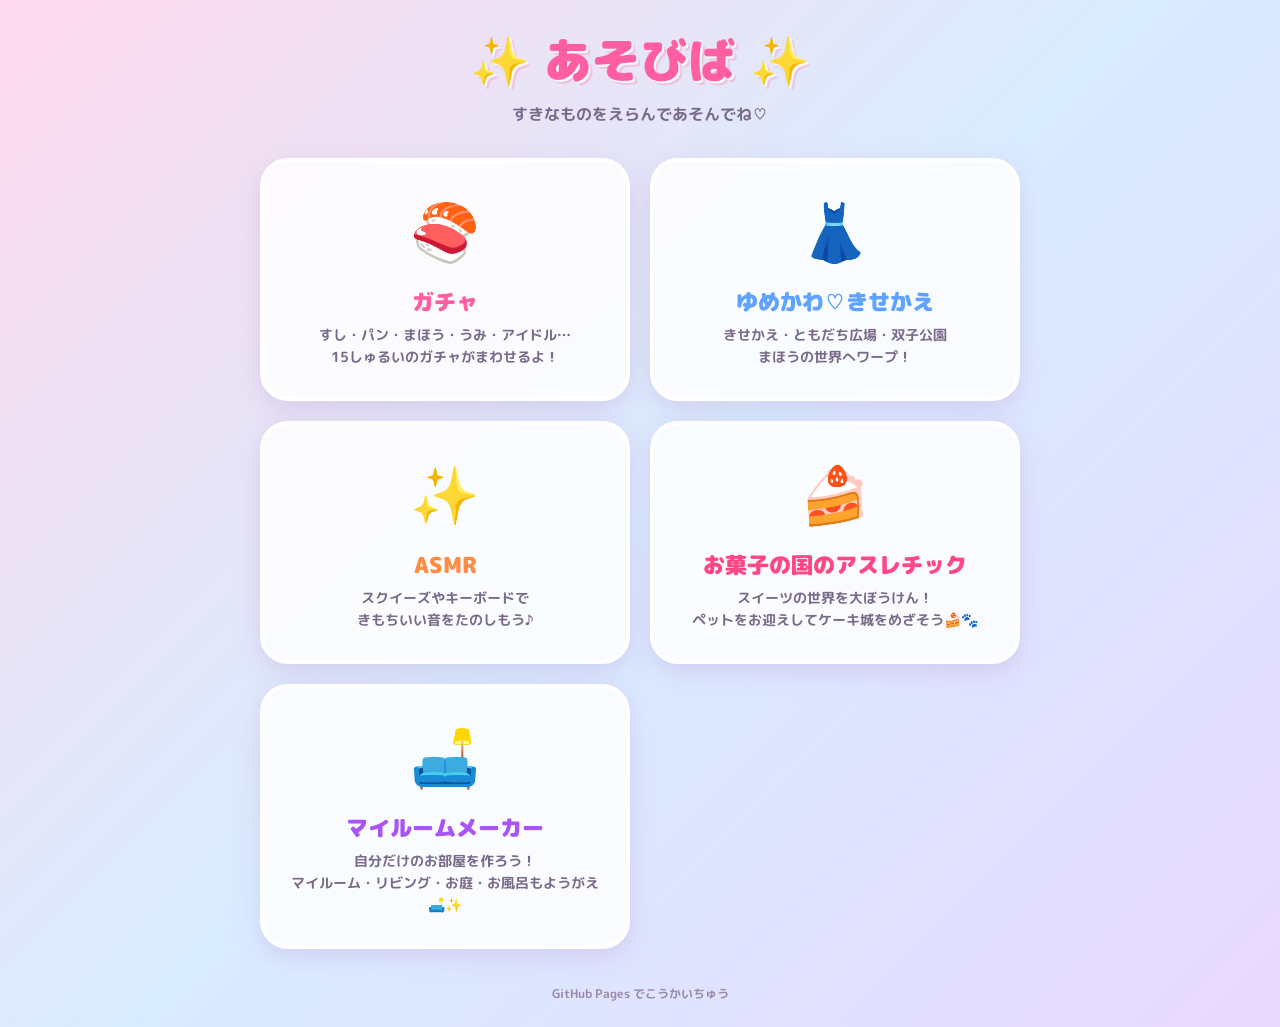
<file: index.html>
<!DOCTYPE html>
<html lang="ja">
<head>
<meta charset="UTF-8">
<meta name="viewport" content="width=device-width, initial-scale=1.0">
<meta name="robots" content="noindex, nofollow">
<title>✨ あそびば ✨</title>
<link rel="icon" href="data:image/svg+xml,<svg xmlns=%22http://www.w3.org/2000/svg%22 viewBox=%220 0 100 100%22><text y=%22.9em%22 font-size=%2290%22>✨</text></svg>">
<link rel="preconnect" href="https://fonts.googleapis.com">
<link rel="preconnect" href="https://fonts.gstatic.com" crossorigin>
<link href="https://fonts.googleapis.com/css2?family=M+PLUS+Rounded+1c:wght@700;900&display=swap" rel="stylesheet">
<style>
  * { box-sizing: border-box; margin: 0; padding: 0; }
  body {
    font-family: 'M PLUS Rounded 1c', system-ui, -apple-system, sans-serif;
    min-height: 100vh;
    background: linear-gradient(135deg, #ffd9ec 0%, #d9ecff 50%, #e8d9ff 100%);
    display: flex; align-items: center; justify-content: center;
    padding: 24px;
  }
  .wrap { width: 100%; max-width: 760px; text-align: center; }
  h1 {
    font-size: clamp(28px, 6vw, 48px); font-weight: 900; color: #ff5fa2;
    text-shadow: 2px 2px 0 #fff, 4px 4px 0 rgba(255,95,162,.25);
    margin-bottom: 8px;
  }
  .sub { color: #7a6a8a; font-weight: 700; margin-bottom: 32px; }
  .cards { display: grid; gap: 20px; grid-template-columns: repeat(auto-fit, minmax(280px, 1fr)); }
  .card {
    display: block; text-decoration: none; background: rgba(255,255,255,.85);
    border: 4px solid #fff; border-radius: 28px; padding: 28px 20px;
    box-shadow: 0 8px 24px rgba(180,140,200,.28);
    transition: transform .18s ease, box-shadow .18s ease;
  }
  .card:hover, .card:focus-visible {
    transform: translateY(-6px) rotate(-1deg);
    box-shadow: 0 14px 32px rgba(180,140,200,.4);
  }
  .emoji { font-size: 56px; display: block; margin-bottom: 12px; }
  .name { font-size: 22px; font-weight: 900; color: #ff5fa2; margin-bottom: 6px; }
  .card:nth-child(2) .name { color: #5fa2ff; }
  .card:nth-child(3) .name { color: #ff8c42; }
  .card:nth-child(4) .name { color: #ff4785; }
  .card:nth-child(5) .name { color: #a855f7; }
  .desc { font-size: 14px; font-weight: 700; color: #7a6a8a; line-height: 1.6; }
  footer { margin-top: 36px; font-size: 12px; font-weight: 700; color: #9a8aaa; }
</style>
</head>
<body>
  <div class="wrap">
    <h1>✨ あそびば ✨</h1>
    <p class="sub">すきなものをえらんであそんでね♡</p>
    <div class="cards">
      <a class="card" href="./gacha/">
        <span class="emoji">🍣</span>
        <div class="name">ガチャ</div>
        <p class="desc">すし・パン・まほう・うみ・アイドル…<br>15しゅるいのガチャがまわせるよ！</p>
      </a>
      <a class="card" href="./dress-up/">
        <span class="emoji">👗</span>
        <div class="name">ゆめかわ♡きせかえ</div>
        <p class="desc">きせかえ・ともだち広場・双子公園<br>まほうの世界へワープ！</p>
      </a>
      <a class="card" href="./asmr/">
        <span class="emoji">✨</span>
        <div class="name">ASMR</div>
        <p class="desc">スクイーズやキーボードで<br>きもちいい音をたのしもう♪</p>
      </a>
      <a class="card" href="./sweets-athletic/">
        <span class="emoji">🍰</span>
        <div class="name">お菓子の国のアスレチック</div>
        <p class="desc">スイーツの世界を大ぼうけん！<br>ペットをお迎えしてケーキ城をめざそう🍰🐾</p>
      </a>
      <a class="card" href="./my-room/">
        <span class="emoji">🛋️</span>
        <div class="name">マイルームメーカー</div>
        <p class="desc">自分だけのお部屋を作ろう！<br>マイルーム・リビング・お庭・お風呂もようがえ🛋️✨</p>
      </a>
    </div>
    <footer>GitHub Pages でこうかいちゅう</footer>
  </div>
</body>
</html>
</file>
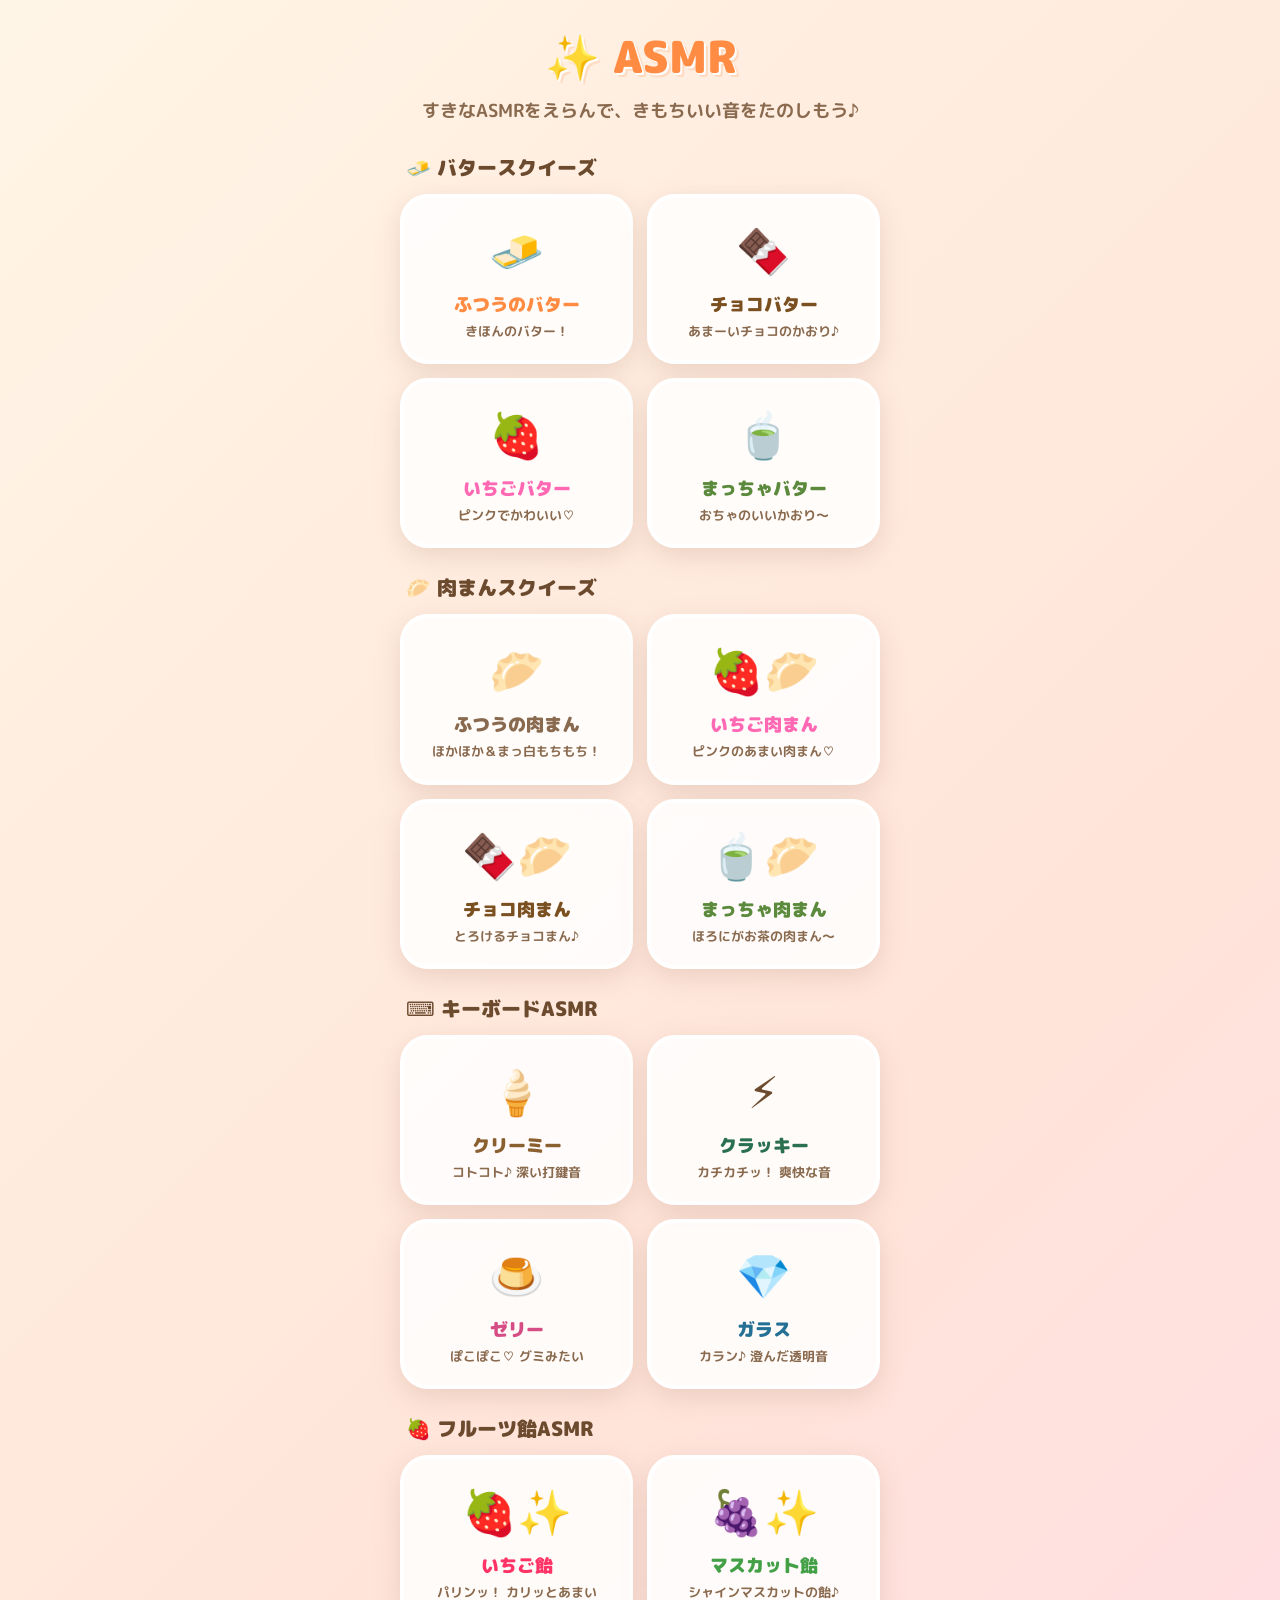
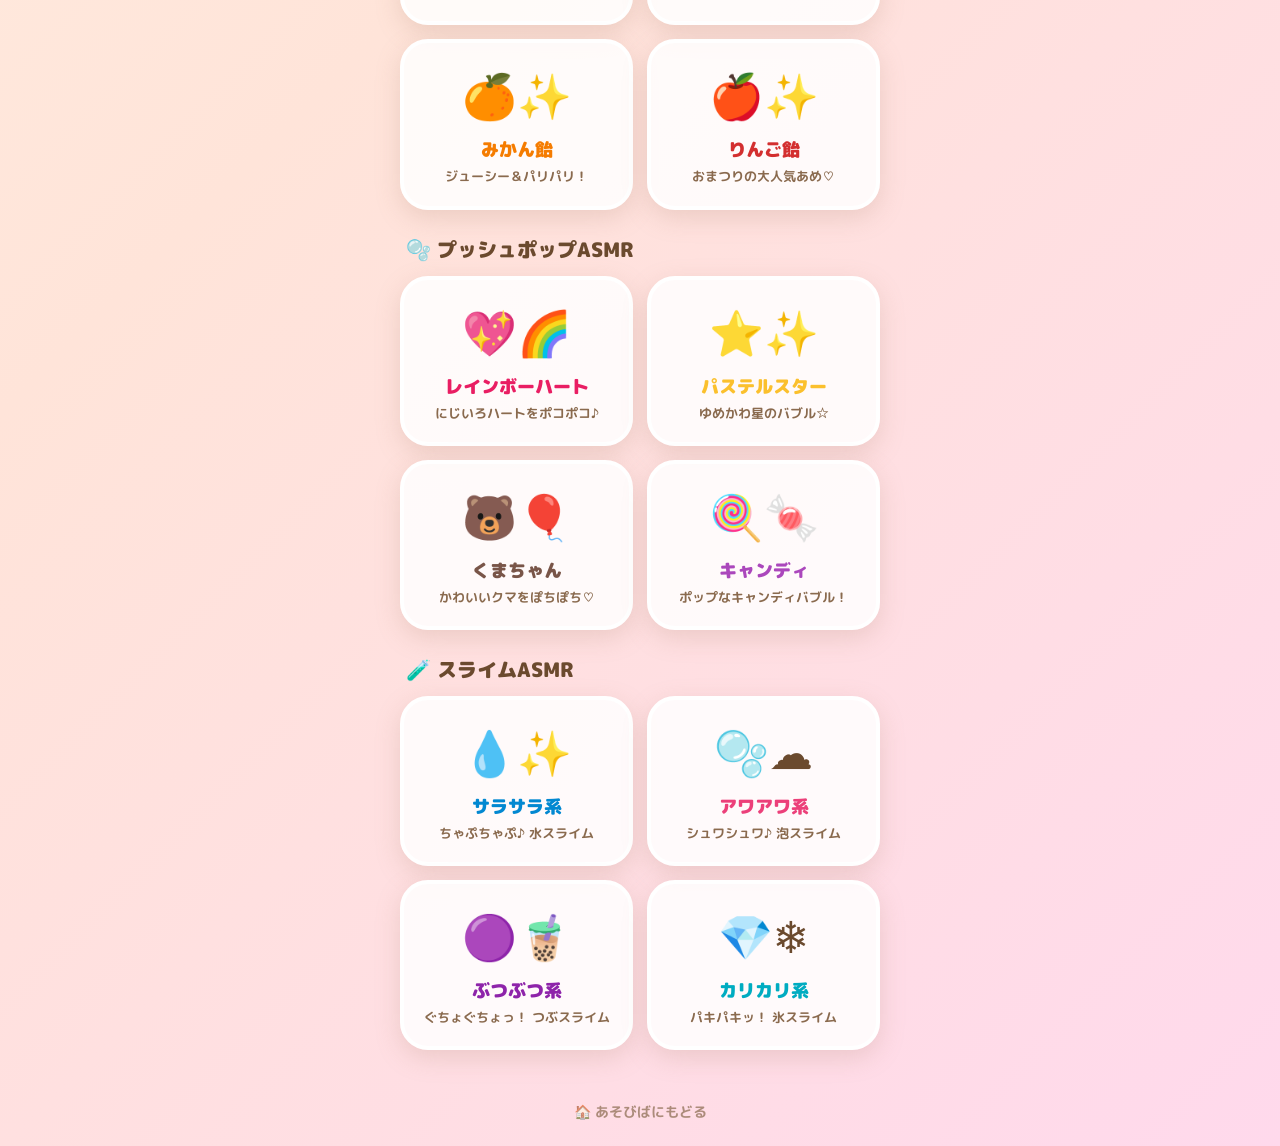
<file: asmr/index.html>
<!DOCTYPE html>
<html lang="ja">
<head>
  <meta charset="UTF-8">
  <meta name="viewport" content="width=device-width, initial-scale=1.0, user-scalable=no">
  <meta name="robots" content="noindex, nofollow">
  <title>✨ ASMR</title>
  <link rel="icon" href="data:image/svg+xml,<svg xmlns=%22http://www.w3.org/2000/svg%22 viewBox=%220 0 100 100%22><text y=%22.9em%22 font-size=%2290%22>✨</text></svg>">
  <link rel="preconnect" href="https://fonts.googleapis.com">
  <link rel="preconnect" href="https://fonts.gstatic.com" crossorigin>
  <link href="https://fonts.googleapis.com/css2?family=M+PLUS+Rounded+1c:wght@400;700;900&display=swap" rel="stylesheet">
  <link rel="stylesheet" href="style.css">
</head>
<body>

  <!-- ===== えらぶ画面 ===== -->
  <div id="select-screen" class="screen active">
    <header class="header">
      <h1>✨ ASMR</h1>
      <p class="sub">すきなASMRをえらんで、きもちいい音をたのしもう♪</p>
    </header>

    <div class="category-section">
      <h2 class="category-title">🧈 バタースクイーズ</h2>
      <div class="cards">
        <button class="card" data-butter="normal">
          <span class="card-emoji">🧈</span>
          <div class="card-name">ふつうのバター</div>
          <p class="card-desc">きほんのバター！</p>
        </button>

        <button class="card" data-butter="choco">
          <span class="card-emoji">🍫</span>
          <div class="card-name">チョコバター</div>
          <p class="card-desc">あまーいチョコのかおり♪</p>
        </button>

        <button class="card" data-butter="ichigo">
          <span class="card-emoji">🍓</span>
          <div class="card-name">いちごバター</div>
          <p class="card-desc">ピンクでかわいい♡</p>
        </button>

        <button class="card" data-butter="matcha">
          <span class="card-emoji">🍵</span>
          <div class="card-name">まっちゃバター</div>
          <p class="card-desc">おちゃのいいかおり〜</p>
        </button>
      </div>
    </div>

    <div class="category-section">
      <h2 class="category-title">🥟 肉まんスクイーズ</h2>
      <div class="cards">
        <button class="card" data-butter="nikuman_normal">
          <span class="card-emoji">🥟</span>
          <div class="card-name">ふつうの肉まん</div>
          <p class="card-desc">ほかほか＆まっ白もちもち！</p>
        </button>

        <button class="card" data-butter="nikuman_ichigo">
          <span class="card-emoji">🍓🥟</span>
          <div class="card-name">いちご肉まん</div>
          <p class="card-desc">ピンクのあまい肉まん♡</p>
        </button>

        <button class="card" data-butter="nikuman_choco">
          <span class="card-emoji">🍫🥟</span>
          <div class="card-name">チョコ肉まん</div>
          <p class="card-desc">とろけるチョコまん♪</p>
        </button>

        <button class="card" data-butter="nikuman_matcha">
          <span class="card-emoji">🍵🥟</span>
          <div class="card-name">まっちゃ肉まん</div>
          <p class="card-desc">ほろにがお茶の肉まん〜</p>
        </button>
      </div>
    </div>

    <div class="category-section">
      <h2 class="category-title">⌨️ キーボードASMR</h2>
      <div class="cards">
        <button class="card" data-butter="kb_creamy">
          <span class="card-emoji">🍦</span>
          <div class="card-name">クリーミー</div>
          <p class="card-desc">コトコト♪ 深い打鍵音</p>
        </button>

        <button class="card" data-butter="kb_clacky">
          <span class="card-emoji">⚡</span>
          <div class="card-name">クラッキー</div>
          <p class="card-desc">カチカチッ！ 爽快な音</p>
        </button>

        <button class="card" data-butter="kb_jelly">
          <span class="card-emoji">🍮</span>
          <div class="card-name">ゼリー</div>
          <p class="card-desc">ぽこぽこ♡ グミみたい</p>
        </button>

        <button class="card" data-butter="kb_glass">
          <span class="card-emoji">💎</span>
          <div class="card-name">ガラス</div>
          <p class="card-desc">カラン♪ 澄んだ透明音</p>
        </button>
      </div>
    </div>

    <div class="category-section">
      <h2 class="category-title">🍓 フルーツ飴ASMR</h2>
      <div class="cards">
        <button class="card" data-butter="tanghulu_ichigo">
          <span class="card-emoji">🍓✨</span>
          <div class="card-name">いちご飴</div>
          <p class="card-desc">パリンッ！ カリッとあまい</p>
        </button>

        <button class="card" data-butter="tanghulu_muscat">
          <span class="card-emoji">🍇✨</span>
          <div class="card-name">マスカット飴</div>
          <p class="card-desc">シャインマスカットの飴♪</p>
        </button>

        <button class="card" data-butter="tanghulu_mikan">
          <span class="card-emoji">🍊✨</span>
          <div class="card-name">みかん飴</div>
          <p class="card-desc">ジューシー＆パリパリ！</p>
        </button>

        <button class="card" data-butter="tanghulu_apple">
          <span class="card-emoji">🍎✨</span>
          <div class="card-name">りんご飴</div>
          <p class="card-desc">おまつりの大人気あめ♡</p>
        </button>
      </div>
    </div>

    <div class="category-section">
      <h2 class="category-title">🫧 プッシュポップASMR</h2>
      <div class="cards">
        <button class="card" data-butter="pushpop_rainbow">
          <span class="card-emoji">💖🌈</span>
          <div class="card-name">レインボーハート</div>
          <p class="card-desc">にじいろハートをポコポコ♪</p>
        </button>

        <button class="card" data-butter="pushpop_star">
          <span class="card-emoji">⭐✨</span>
          <div class="card-name">パステルスター</div>
          <p class="card-desc">ゆめかわ星のバブル☆</p>
        </button>

        <button class="card" data-butter="pushpop_bear">
          <span class="card-emoji">🐻🎈</span>
          <div class="card-name">くまちゃん</div>
          <p class="card-desc">かわいいクマをぽちぽち♡</p>
        </button>

        <button class="card" data-butter="pushpop_candy">
          <span class="card-emoji">🍭🍬</span>
          <div class="card-name">キャンディ</div>
          <p class="card-desc">ポップなキャンディバブル！</p>
        </button>
      </div>
    </div>

    <div class="category-section">
      <h2 class="category-title">🧪 スライムASMR</h2>
      <div class="cards">
        <button class="card" data-butter="slime_sarasara">
          <span class="card-emoji">💧✨</span>
          <div class="card-name">サラサラ系</div>
          <p class="card-desc">ちゃぷちゃぷ♪ 水スライム</p>
        </button>

        <button class="card" data-butter="slime_awaawa">
          <span class="card-emoji">🫧☁️</span>
          <div class="card-name">アワアワ系</div>
          <p class="card-desc">シュワシュワ♪ 泡スライム</p>
        </button>

        <button class="card" data-butter="slime_butsubutsu">
          <span class="card-emoji">🟣🧋</span>
          <div class="card-name">ぶつぶつ系</div>
          <p class="card-desc">ぐちょぐちょっ！ つぶスライム</p>
        </button>

        <button class="card" data-butter="slime_karikari">
          <span class="card-emoji">💎❄️</span>
          <div class="card-name">カリカリ系</div>
          <p class="card-desc">パキパキッ！ 氷スライム</p>
        </button>
      </div>
    </div>

    <a href="../" class="home-link">🏠 あそびばにもどる</a>
  </div>

  <!-- ===== パキパキ画面 ===== -->
  <div id="play-screen" class="screen">
    <header class="play-header">
      <button id="btn-back" class="btn-icon" aria-label="もどる">← もどる</button>
      <div id="butter-label" class="butter-label">🧈 ふつうのバター</div>
    </header>

    <div id="butter-area" class="butter-area">
      <!-- むにゅむにゅモード切り替えバナー -->
      <div id="squish-banner" class="squish-banner hidden">✨ むにゅむにゅタイム！ ✨</div>

      <!-- スクイーズ変形するバターコンテナ -->
      <div id="butter-stage" class="butter-stage">
        <svg id="butter-svg" viewBox="0 0 320 220" class="butter-svg">
          <defs>
            <!-- もちもちバター本体のグラデーション -->
            <radialGradient id="squish-body-grad" cx="40%" cy="30%" r="70%">
              <stop offset="0%" stop-color="var(--butter-light)" />
              <stop offset="65%" stop-color="var(--butter-main)" />
              <stop offset="100%" stop-color="var(--butter-dark)" />
            </radialGradient>

            <!-- 外側ワックスシェルのグラデーション -->
            <linearGradient id="wax-top-grad" x1="0" y1="0" x2="1" y2="1">
              <stop offset="0%" stop-color="rgba(255, 255, 255, 0.95)" />
              <stop offset="35%" stop-color="var(--butter-light)" />
              <stop offset="85%" stop-color="var(--butter-main)" />
              <stop offset="100%" stop-color="rgba(255, 255, 255, 0.85)" />
            </linearGradient>

            <!-- ツヤツヤハイライト -->
            <linearGradient id="gloss" x1="0" y1="0" x2="0.3" y2="1">
              <stop offset="0%" stop-color="rgba(255,255,255,0.7)" />
              <stop offset="45%" stop-color="rgba(255,255,255,0.2)" />
              <stop offset="100%" stop-color="rgba(255,255,255,0)" />
            </linearGradient>

            <filter id="squish-shadow" x="-20%" y="-20%" width="140%" height="150%">
              <feDropShadow dx="0" dy="12" stdDeviation="10" flood-color="rgba(120, 70, 30, 0.28)" />
            </filter>
          </defs>

          <!-- 影 -->
          <ellipse cx="160" cy="188" rx="120" ry="18" fill="rgba(100, 60, 20, 0.18)" id="butter-drop-shadow" />

          <!-- 肉まんの敷き紙（肉まん選択時に表示） -->
          <rect id="nikuman-paper" class="nikuman-paper hidden"
            x="70" y="174" width="180" height="10" rx="3"
            fill="#e8dcc4" stroke="#d5c4a6" stroke-width="1.5" stroke-dasharray="6,4" />

          <!-- 【層1: もちもち本体（内側）】 -->
          <g id="butter-core" filter="url(#squish-shadow)">
            <!-- メインボディ（バターまたは肉まんの形） -->
            <path id="core-body" class="core-body"
              d="M 60,75 C 60,50 90,42 160,42 C 230,42 260,50 260,75 C 260,95 264,135 258,162 C 254,178 220,182 160,182 C 100,182 66,178 62,162 C 56,135 60,95 60,75 Z"
              fill="url(#squish-body-grad)" />

            <!-- もちもちの上部ハイライト -->
            <ellipse cx="140" cy="65" rx="75" ry="16" fill="rgba(255, 255, 255, 0.45)" class="core-shine" />
            <ellipse cx="120" cy="62" rx="35" ry="7" fill="rgba(255, 255, 255, 0.7)" class="core-shine-bright" />

            <!-- 肉まんのてっぺんのひだ（結び目）パーツ -->
            <g id="nikuman-pleats" class="nikuman-pleats hidden">
              <!-- ひだのしわ -->
              <path d="M 160,42 Q 150,56 135,70" stroke="rgba(0,0,0,0.12)" stroke-width="3" stroke-linecap="round" fill="none" />
              <path d="M 160,42 Q 162,58 160,72" stroke="rgba(0,0,0,0.12)" stroke-width="3" stroke-linecap="round" fill="none" />
              <path d="M 160,42 Q 170,56 185,70" stroke="rgba(0,0,0,0.12)" stroke-width="3" stroke-linecap="round" fill="none" />
              <path d="M 160,42 Q 140,50 115,58" stroke="rgba(0,0,0,0.12)" stroke-width="2.5" stroke-linecap="round" fill="none" />
              <path d="M 160,42 Q 180,50 205,58" stroke="rgba(0,0,0,0.12)" stroke-width="2.5" stroke-linecap="round" fill="none" />
              <!-- てっぺんのきゅっとした絞り -->
              <ellipse cx="160" cy="42" rx="10" ry="6" fill="var(--butter-dark)" opacity="0.6" />
              <ellipse cx="160" cy="40" rx="6" ry="3.5" fill="var(--butter-main)" />
            </g>

            <!-- 肉まんのかわいいお顔パーツ -->
            <g id="nikuman-face" class="nikuman-face hidden">
              <!-- 【通常時の笑顔 (^ ‿ ^)】 -->
              <g id="face-normal">
                <!-- 左目 -->
                <circle cx="130" cy="112" r="5" fill="#3a2a1a" />
                <circle cx="128.5" cy="110" r="1.8" fill="#ffffff" />
                <!-- 右目 -->
                <circle cx="190" cy="112" r="5" fill="#3a2a1a" />
                <circle cx="188.5" cy="110" r="1.8" fill="#ffffff" />
                <!-- お口（にっこり） -->
                <path d="M 153,122 Q 160,128 167,122" stroke="#4a3525" stroke-width="2.6" stroke-linecap="round" fill="none" />
                <!-- ほっぺ（ピンクチーク） -->
                <ellipse cx="118" cy="120" rx="8" ry="5" fill="#ff7e9e" opacity="0.55" />
                <ellipse cx="202" cy="120" rx="8" ry="5" fill="#ff7e9e" opacity="0.55" />
              </g>

              <!-- 【スクイーズ中のむぎゅ〜顔 (> ｏ <)】 -->
              <g id="face-squish" class="hidden">
                <!-- ぎゅっと閉じた左目 ( > ) -->
                <path d="M 124,110 L 133,114 L 124,118" stroke="#3a2a1a" stroke-width="3" stroke-linecap="round" stroke-linejoin="round" fill="none" />
                <!-- ぎゅっと閉じた右目 ( < ) -->
                <path d="M 196,110 L 187,114 L 196,118" stroke="#3a2a1a" stroke-width="3" stroke-linecap="round" stroke-linejoin="round" fill="none" />
                <!-- むぎゅっと開いたお口 ( ｏ ) -->
                <ellipse cx="160" cy="124" rx="5" ry="6.5" fill="#6a3525" />
                <ellipse cx="160" cy="126" rx="3" ry="3.5" fill="#ff7e9e" />
                <!-- ぽわっと濃くなるチーク -->
                <ellipse cx="118" cy="121" rx="9" ry="6" fill="#ff5a82" opacity="0.7" />
                <ellipse cx="202" cy="121" rx="9" ry="6" fill="#ff5a82" opacity="0.7" />
              </g>
            </g>
          </g>

          <!-- 【層2: 外側の薄いワックス膜（パキパキ割れて剥がれる殻）】 -->
          <g id="wax-shell" class="wax-shell">
            <!-- ワックス表面 -->
            <path id="wax-cover" class="wax-cover"
              d="M 60,75 C 60,50 90,42 160,42 C 230,42 260,50 260,75 C 260,95 264,135 258,162 C 254,178 220,182 160,182 C 100,182 66,178 62,162 C 56,135 60,95 60,75 Z"
              fill="url(#wax-top-grad)" opacity="0.95" />

            <!-- ワックスの硬質ツヤとエッジ反射 -->
            <path id="wax-gloss" class="wax-gloss"
              d="M 65,72 C 65,52 92,45 160,45 C 228,45 255,52 255,72 C 255,88 230,95 160,95 C 90,95 65,88 65,72 Z"
              fill="url(#gloss)" opacity="0.8" />
            <path id="wax-rim" class="wax-rim"
              d="M 68,60 C 95,48 135,46 160,46 C 200,46 240,50 252,62"
              fill="none" stroke="rgba(255,255,255,0.9)" stroke-width="2.5" stroke-linecap="round" />
          </g>

          <!-- 【層3: ヒビ・穴あきレイヤー】 -->
          <g id="crack-layer"></g>
        </svg>
      </div>

      <p class="hint" id="hint-text">おしてパキパキわろう！</p>
    </div>

    <!-- キーボードエリア（キーボード選択時に表示） -->
    <div id="keyboard-area" class="keyboard-area hidden">
      <div class="keyboard-case">
        <div class="keyboard-grid" id="keyboard-grid">
          <!-- 12個のキーキャップ（3行×4列） -->
          <button class="key-cap" data-key="0"><span class="key-top">♥</span></button>
          <button class="key-cap" data-key="1"><span class="key-top">★</span></button>
          <button class="key-cap" data-key="2"><span class="key-top">♪</span></button>
          <button class="key-cap" data-key="3"><span class="key-top">☁</span></button>
          <button class="key-cap" data-key="4"><span class="key-top">Q</span></button>
          <button class="key-cap" data-key="5"><span class="key-top">W</span></button>
          <button class="key-cap" data-key="6"><span class="key-top">E</span></button>
          <button class="key-cap" data-key="7"><span class="key-top">R</span></button>
          <button class="key-cap" data-key="8"><span class="key-top">A</span></button>
          <button class="key-cap" data-key="9"><span class="key-top">S</span></button>
          <button class="key-cap" data-key="10"><span class="key-top">D</span></button>
          <button class="key-cap" data-key="11"><span class="key-top">F</span></button>
        </div>
      </div>
      <p class="hint" id="keyboard-hint">すきなだけカタカタたたいてね♪</p>
    </div>

    <!-- フルーツ飴エリア（フルーツ飴選択時に表示） -->
    <div id="tanghulu-area" class="tanghulu-area hidden">
      <div id="tanghulu-banner" class="squish-banner hidden">✨ たべごろ！カリカリフルーツ飴 ✨</div>
      <div class="tanghulu-stage" id="tanghulu-stage">
        <!-- フルーツ串本体 -->
        <div class="tanghulu-skewer">
          <div class="skewer-stick"></div>
          <div class="tanghulu-items" id="tanghulu-items"></div>
        </div>
      </div>
      <p class="hint" id="tanghulu-hint">タップして飴をパリンッと割ろう！</p>
    </div>

    <!-- プッシュポップエリア（プッシュポップ選択時に表示） -->
    <div id="pushpop-area" class="pushpop-area hidden">
      <div id="pushpop-banner" class="squish-banner hidden">✨ ぜんぶ押せた！くるっとうらがえし！ ✨</div>
      <div class="pushpop-wrapper" id="pushpop-wrapper">
        <div class="pushpop-plate" id="pushpop-plate">
          <div class="pushpop-grid" id="pushpop-grid"></div>
        </div>
      </div>
      <p class="hint" id="pushpop-hint">指でなぞってポコポコ押しこもう♪</p>
    </div>

    <!-- スライムエリア（スライム選択時に表示） -->
    <div id="slime-area" class="slime-area hidden">
      <div id="slime-banner" class="squish-banner hidden">✨ ぷるぷるスライムタイム！ ✨</div>
      <div class="slime-stage" id="slime-stage">
        <!-- スライム本体コンテナ -->
        <div class="slime-blob" id="slime-blob">
          <svg id="slime-svg" viewBox="0 0 320 260" class="slime-svg">
            <defs>
              <radialGradient id="slime-base-grad" cx="40%" cy="30%" r="70%">
                <stop offset="0%" stop-color="var(--slime-light, #a0e8ff)" />
                <stop offset="60%" stop-color="var(--slime-main, #38b6ff)" />
                <stop offset="100%" stop-color="var(--slime-dark, #0080ff)" />
              </radialGradient>
              <linearGradient id="slime-highlight" x1="0" y1="0" x2="0.3" y2="1">
                <stop offset="0%" stop-color="rgba(255,255,255,0.75)" />
                <stop offset="50%" stop-color="rgba(255,255,255,0.15)" />
                <stop offset="100%" stop-color="rgba(255,255,255,0)" />
              </linearGradient>
              <filter id="slime-shadow" x="-20%" y="-20%" width="140%" height="150%">
                <feDropShadow dx="0" dy="10" stdDeviation="12" flood-color="rgba(0, 80, 160, 0.28)" />
              </filter>
            </defs>
            <!-- 影 -->
            <ellipse cx="160" cy="225" rx="125" ry="20" fill="rgba(0, 40, 80, 0.18)" id="slime-drop-shadow" />
            <!-- スライム本体 -->
            <path id="slime-body-path" class="slime-body-path" filter="url(#slime-shadow)"
              d="M 60,140 C 50,85 100,50 160,50 C 220,50 270,85 260,140 C 255,190 225,220 160,220 C 95,220 65,190 60,140 Z"
              fill="url(#slime-base-grad)" />
            <!-- 光沢ハイライト -->
            <path id="slime-shine" class="slime-shine"
              d="M 90,95 C 105,70 140,62 175,64 C 205,66 225,75 220,88 C 215,100 195,95 165,92 C 130,89 105,98 90,95 Z"
              fill="url(#slime-highlight)" />
            <!-- 内部のテクスチャ（泡、ビーズ、結晶など）グループ -->
            <g id="slime-particles-group" class="slime-particles-group"></g>
            <!-- ポーク痕（くぼみ・穴）グループ -->
            <g id="slime-pokes-group" class="slime-pokes-group"></g>
          </svg>
        </div>
      </div>
      <p class="hint" id="slime-hint">指でつついて、のばして、こねてみよう♪</p>
    </div>

    <!-- アクションボタン（いつでも利用可能） -->
    <div id="complete-buttons" class="complete-buttons">
      <button id="btn-retry" class="btn-action">🔄 もういっかい</button>
      <button id="btn-change" class="btn-action btn-secondary">✨ べつのASMR</button>
    </div>
  </div>

  <script src="script.js"></script>
</body>
</html>
</file>
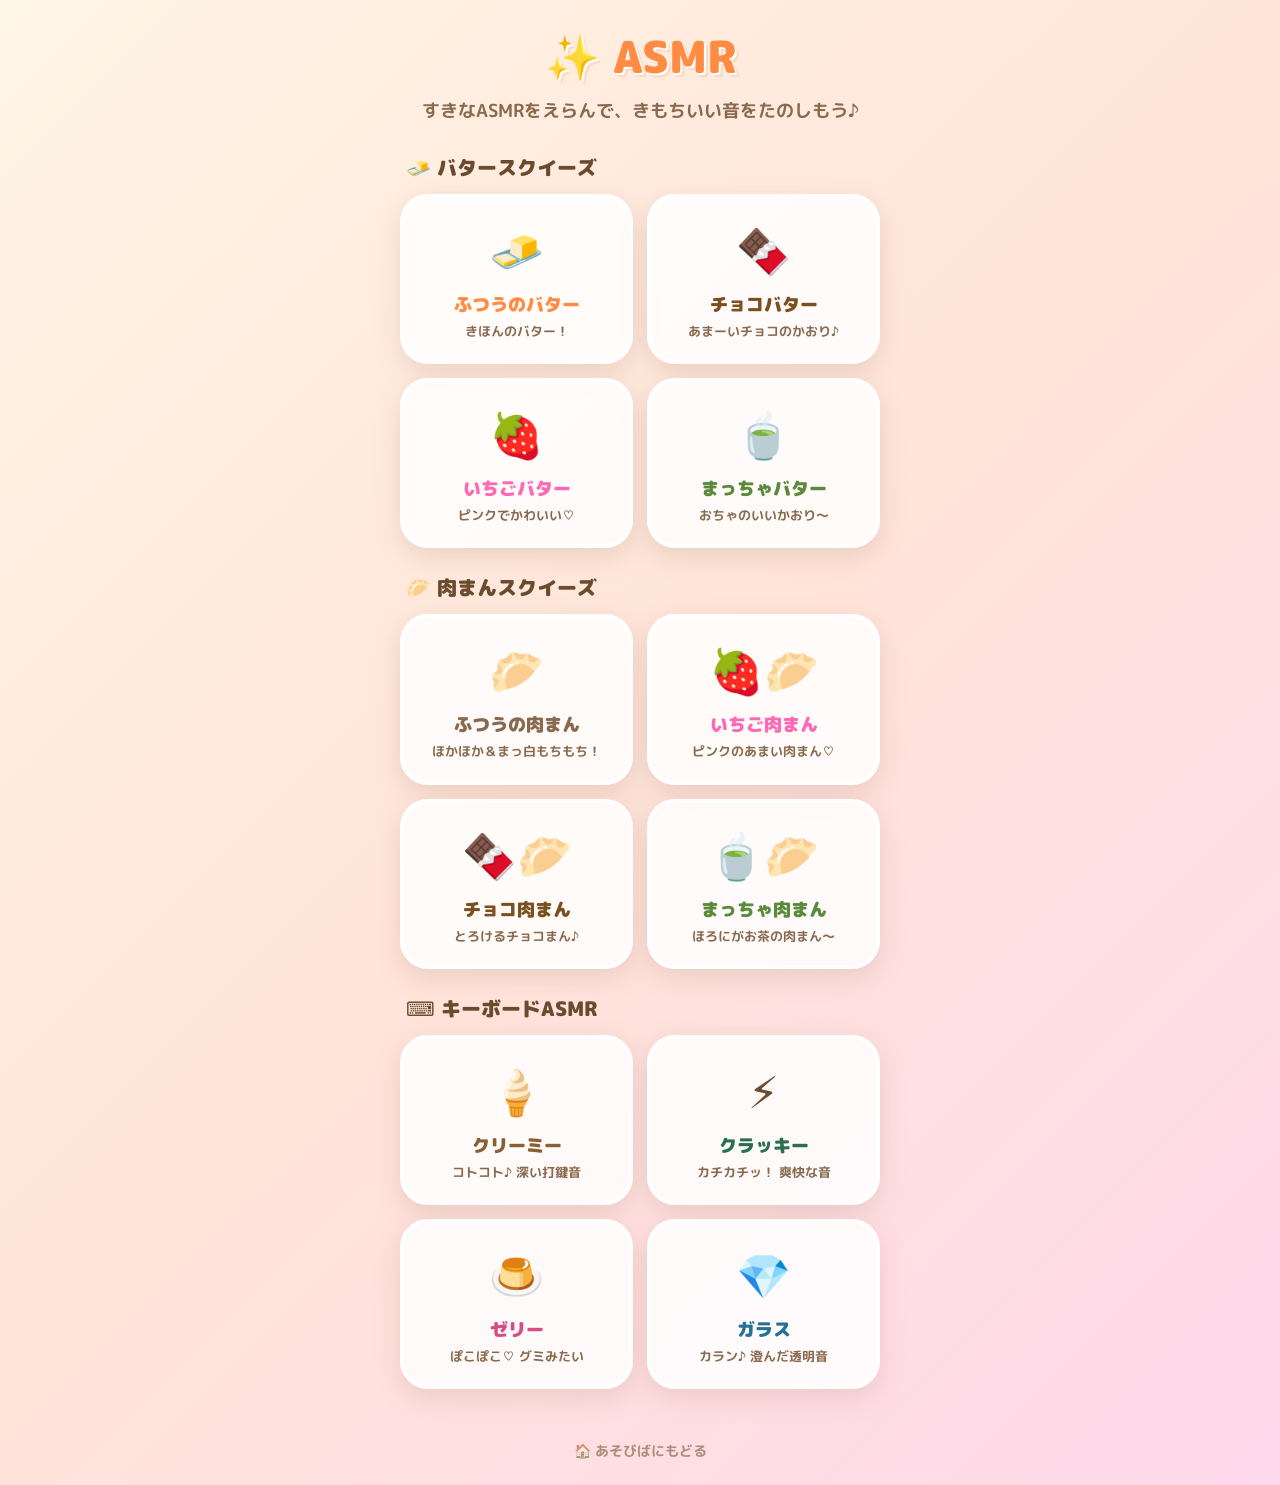
<file: butter-asmr/index.html>
<!DOCTYPE html>
<html lang="ja">
<head>
  <meta charset="UTF-8">
  <meta name="viewport" content="width=device-width, initial-scale=1.0, user-scalable=no">
  <meta name="robots" content="noindex, nofollow">
  <title>✨ ASMR</title>
  <link rel="icon" href="data:image/svg+xml,<svg xmlns=%22http://www.w3.org/2000/svg%22 viewBox=%220 0 100 100%22><text y=%22.9em%22 font-size=%2290%22>✨</text></svg>">
  <link rel="preconnect" href="https://fonts.googleapis.com">
  <link rel="preconnect" href="https://fonts.gstatic.com" crossorigin>
  <link href="https://fonts.googleapis.com/css2?family=M+PLUS+Rounded+1c:wght@400;700;900&display=swap" rel="stylesheet">
  <link rel="stylesheet" href="style.css">
</head>
<body>

  <!-- ===== えらぶ画面 ===== -->
  <div id="select-screen" class="screen active">
    <header class="header">
      <h1>✨ ASMR</h1>
      <p class="sub">すきなASMRをえらんで、きもちいい音をたのしもう♪</p>
    </header>

    <div class="category-section">
      <h2 class="category-title">🧈 バタースクイーズ</h2>
      <div class="cards">
        <button class="card" data-butter="normal">
          <span class="card-emoji">🧈</span>
          <div class="card-name">ふつうのバター</div>
          <p class="card-desc">きほんのバター！</p>
        </button>

        <button class="card" data-butter="choco">
          <span class="card-emoji">🍫</span>
          <div class="card-name">チョコバター</div>
          <p class="card-desc">あまーいチョコのかおり♪</p>
        </button>

        <button class="card" data-butter="ichigo">
          <span class="card-emoji">🍓</span>
          <div class="card-name">いちごバター</div>
          <p class="card-desc">ピンクでかわいい♡</p>
        </button>

        <button class="card" data-butter="matcha">
          <span class="card-emoji">🍵</span>
          <div class="card-name">まっちゃバター</div>
          <p class="card-desc">おちゃのいいかおり〜</p>
        </button>
      </div>
    </div>

    <div class="category-section">
      <h2 class="category-title">🥟 肉まんスクイーズ</h2>
      <div class="cards">
        <button class="card" data-butter="nikuman_normal">
          <span class="card-emoji">🥟</span>
          <div class="card-name">ふつうの肉まん</div>
          <p class="card-desc">ほかほか＆まっ白もちもち！</p>
        </button>

        <button class="card" data-butter="nikuman_ichigo">
          <span class="card-emoji">🍓🥟</span>
          <div class="card-name">いちご肉まん</div>
          <p class="card-desc">ピンクのあまい肉まん♡</p>
        </button>

        <button class="card" data-butter="nikuman_choco">
          <span class="card-emoji">🍫🥟</span>
          <div class="card-name">チョコ肉まん</div>
          <p class="card-desc">とろけるチョコまん♪</p>
        </button>

        <button class="card" data-butter="nikuman_matcha">
          <span class="card-emoji">🍵🥟</span>
          <div class="card-name">まっちゃ肉まん</div>
          <p class="card-desc">ほろにがお茶の肉まん〜</p>
        </button>
      </div>
    </div>

    <div class="category-section">
      <h2 class="category-title">⌨️ キーボードASMR</h2>
      <div class="cards">
        <button class="card" data-butter="kb_creamy">
          <span class="card-emoji">🍦</span>
          <div class="card-name">クリーミー</div>
          <p class="card-desc">コトコト♪ 深い打鍵音</p>
        </button>

        <button class="card" data-butter="kb_clacky">
          <span class="card-emoji">⚡</span>
          <div class="card-name">クラッキー</div>
          <p class="card-desc">カチカチッ！ 爽快な音</p>
        </button>

        <button class="card" data-butter="kb_jelly">
          <span class="card-emoji">🍮</span>
          <div class="card-name">ゼリー</div>
          <p class="card-desc">ぽこぽこ♡ グミみたい</p>
        </button>

        <button class="card" data-butter="kb_glass">
          <span class="card-emoji">💎</span>
          <div class="card-name">ガラス</div>
          <p class="card-desc">カラン♪ 澄んだ透明音</p>
        </button>
      </div>
    </div>

    <a href="../" class="home-link">🏠 あそびばにもどる</a>
  </div>

  <!-- ===== パキパキ画面 ===== -->
  <div id="play-screen" class="screen">
    <header class="play-header">
      <button id="btn-back" class="btn-icon" aria-label="もどる">← もどる</button>
      <div id="butter-label" class="butter-label">🧈 ふつうのバター</div>
    </header>

    <div id="butter-area" class="butter-area">
      <!-- むにゅむにゅモード切り替えバナー -->
      <div id="squish-banner" class="squish-banner hidden">✨ むにゅむにゅタイム！ ✨</div>

      <!-- スクイーズ変形するバターコンテナ -->
      <div id="butter-stage" class="butter-stage">
        <svg id="butter-svg" viewBox="0 0 320 220" class="butter-svg">
          <defs>
            <!-- もちもちバター本体のグラデーション -->
            <radialGradient id="squish-body-grad" cx="40%" cy="30%" r="70%">
              <stop offset="0%" stop-color="var(--butter-light)" />
              <stop offset="65%" stop-color="var(--butter-main)" />
              <stop offset="100%" stop-color="var(--butter-dark)" />
            </radialGradient>

            <!-- 外側ワックスシェルのグラデーション -->
            <linearGradient id="wax-top-grad" x1="0" y1="0" x2="1" y2="1">
              <stop offset="0%" stop-color="rgba(255, 255, 255, 0.95)" />
              <stop offset="35%" stop-color="var(--butter-light)" />
              <stop offset="85%" stop-color="var(--butter-main)" />
              <stop offset="100%" stop-color="rgba(255, 255, 255, 0.85)" />
            </linearGradient>

            <!-- ツヤツヤハイライト -->
            <linearGradient id="gloss" x1="0" y1="0" x2="0.3" y2="1">
              <stop offset="0%" stop-color="rgba(255,255,255,0.7)" />
              <stop offset="45%" stop-color="rgba(255,255,255,0.2)" />
              <stop offset="100%" stop-color="rgba(255,255,255,0)" />
            </linearGradient>

            <filter id="squish-shadow" x="-20%" y="-20%" width="140%" height="150%">
              <feDropShadow dx="0" dy="12" stdDeviation="10" flood-color="rgba(120, 70, 30, 0.28)" />
            </filter>
          </defs>

          <!-- 影 -->
          <ellipse cx="160" cy="188" rx="120" ry="18" fill="rgba(100, 60, 20, 0.18)" id="butter-drop-shadow" />

          <!-- 肉まんの敷き紙（肉まん選択時に表示） -->
          <rect id="nikuman-paper" class="nikuman-paper hidden"
            x="70" y="174" width="180" height="10" rx="3"
            fill="#e8dcc4" stroke="#d5c4a6" stroke-width="1.5" stroke-dasharray="6,4" />

          <!-- 【層1: もちもち本体（内側）】 -->
          <g id="butter-core" filter="url(#squish-shadow)">
            <!-- メインボディ（バターまたは肉まんの形） -->
            <path id="core-body" class="core-body"
              d="M 60,75 C 60,50 90,42 160,42 C 230,42 260,50 260,75 C 260,95 264,135 258,162 C 254,178 220,182 160,182 C 100,182 66,178 62,162 C 56,135 60,95 60,75 Z"
              fill="url(#squish-body-grad)" />

            <!-- もちもちの上部ハイライト -->
            <ellipse cx="140" cy="65" rx="75" ry="16" fill="rgba(255, 255, 255, 0.45)" class="core-shine" />
            <ellipse cx="120" cy="62" rx="35" ry="7" fill="rgba(255, 255, 255, 0.7)" class="core-shine-bright" />

            <!-- 肉まんのてっぺんのひだ（結び目）パーツ -->
            <g id="nikuman-pleats" class="nikuman-pleats hidden">
              <!-- ひだのしわ -->
              <path d="M 160,42 Q 150,56 135,70" stroke="rgba(0,0,0,0.12)" stroke-width="3" stroke-linecap="round" fill="none" />
              <path d="M 160,42 Q 162,58 160,72" stroke="rgba(0,0,0,0.12)" stroke-width="3" stroke-linecap="round" fill="none" />
              <path d="M 160,42 Q 170,56 185,70" stroke="rgba(0,0,0,0.12)" stroke-width="3" stroke-linecap="round" fill="none" />
              <path d="M 160,42 Q 140,50 115,58" stroke="rgba(0,0,0,0.12)" stroke-width="2.5" stroke-linecap="round" fill="none" />
              <path d="M 160,42 Q 180,50 205,58" stroke="rgba(0,0,0,0.12)" stroke-width="2.5" stroke-linecap="round" fill="none" />
              <!-- てっぺんのきゅっとした絞り -->
              <ellipse cx="160" cy="42" rx="10" ry="6" fill="var(--butter-dark)" opacity="0.6" />
              <ellipse cx="160" cy="40" rx="6" ry="3.5" fill="var(--butter-main)" />
            </g>

            <!-- 肉まんのかわいいお顔パーツ -->
            <g id="nikuman-face" class="nikuman-face hidden">
              <!-- 【通常時の笑顔 (^ ‿ ^)】 -->
              <g id="face-normal">
                <!-- 左目 -->
                <circle cx="130" cy="112" r="5" fill="#3a2a1a" />
                <circle cx="128.5" cy="110" r="1.8" fill="#ffffff" />
                <!-- 右目 -->
                <circle cx="190" cy="112" r="5" fill="#3a2a1a" />
                <circle cx="188.5" cy="110" r="1.8" fill="#ffffff" />
                <!-- お口（にっこり） -->
                <path d="M 153,122 Q 160,128 167,122" stroke="#4a3525" stroke-width="2.6" stroke-linecap="round" fill="none" />
                <!-- ほっぺ（ピンクチーク） -->
                <ellipse cx="118" cy="120" rx="8" ry="5" fill="#ff7e9e" opacity="0.55" />
                <ellipse cx="202" cy="120" rx="8" ry="5" fill="#ff7e9e" opacity="0.55" />
              </g>

              <!-- 【スクイーズ中のむぎゅ〜顔 (> ｏ <)】 -->
              <g id="face-squish" class="hidden">
                <!-- ぎゅっと閉じた左目 ( > ) -->
                <path d="M 124,110 L 133,114 L 124,118" stroke="#3a2a1a" stroke-width="3" stroke-linecap="round" stroke-linejoin="round" fill="none" />
                <!-- ぎゅっと閉じた右目 ( < ) -->
                <path d="M 196,110 L 187,114 L 196,118" stroke="#3a2a1a" stroke-width="3" stroke-linecap="round" stroke-linejoin="round" fill="none" />
                <!-- むぎゅっと開いたお口 ( ｏ ) -->
                <ellipse cx="160" cy="124" rx="5" ry="6.5" fill="#6a3525" />
                <ellipse cx="160" cy="126" rx="3" ry="3.5" fill="#ff7e9e" />
                <!-- ぽわっと濃くなるチーク -->
                <ellipse cx="118" cy="121" rx="9" ry="6" fill="#ff5a82" opacity="0.7" />
                <ellipse cx="202" cy="121" rx="9" ry="6" fill="#ff5a82" opacity="0.7" />
              </g>
            </g>
          </g>

          <!-- 【層2: 外側の薄いワックス膜（パキパキ割れて剥がれる殻）】 -->
          <g id="wax-shell" class="wax-shell">
            <!-- ワックス表面 -->
            <path id="wax-cover" class="wax-cover"
              d="M 60,75 C 60,50 90,42 160,42 C 230,42 260,50 260,75 C 260,95 264,135 258,162 C 254,178 220,182 160,182 C 100,182 66,178 62,162 C 56,135 60,95 60,75 Z"
              fill="url(#wax-top-grad)" opacity="0.95" />

            <!-- ワックスの硬質ツヤとエッジ反射 -->
            <path id="wax-gloss" class="wax-gloss"
              d="M 65,72 C 65,52 92,45 160,45 C 228,45 255,52 255,72 C 255,88 230,95 160,95 C 90,95 65,88 65,72 Z"
              fill="url(#gloss)" opacity="0.8" />
            <path id="wax-rim" class="wax-rim"
              d="M 68,60 C 95,48 135,46 160,46 C 200,46 240,50 252,62"
              fill="none" stroke="rgba(255,255,255,0.9)" stroke-width="2.5" stroke-linecap="round" />
          </g>

          <!-- 【層3: ヒビ・穴あきレイヤー】 -->
          <g id="crack-layer"></g>
        </svg>
      </div>

      <p class="hint" id="hint-text">おしてパキパキわろう！</p>
    </div>

    <!-- キーボードエリア（キーボード選択時に表示） -->
    <div id="keyboard-area" class="keyboard-area hidden">
      <div class="keyboard-case">
        <div class="keyboard-grid" id="keyboard-grid">
          <!-- 12個のキーキャップ（3行×4列） -->
          <button class="key-cap" data-key="0"><span class="key-top">♥</span></button>
          <button class="key-cap" data-key="1"><span class="key-top">★</span></button>
          <button class="key-cap" data-key="2"><span class="key-top">♪</span></button>
          <button class="key-cap" data-key="3"><span class="key-top">☁</span></button>
          <button class="key-cap" data-key="4"><span class="key-top">Q</span></button>
          <button class="key-cap" data-key="5"><span class="key-top">W</span></button>
          <button class="key-cap" data-key="6"><span class="key-top">E</span></button>
          <button class="key-cap" data-key="7"><span class="key-top">R</span></button>
          <button class="key-cap" data-key="8"><span class="key-top">A</span></button>
          <button class="key-cap" data-key="9"><span class="key-top">S</span></button>
          <button class="key-cap" data-key="10"><span class="key-top">D</span></button>
          <button class="key-cap" data-key="11"><span class="key-top">F</span></button>
        </div>
      </div>
      <p class="hint" id="keyboard-hint">すきなだけカタカタたたいてね♪</p>
    </div>

    <!-- アクションボタン（いつでも利用可能） -->
    <div id="complete-buttons" class="complete-buttons">
      <button id="btn-retry" class="btn-action">🔄 もういっかい</button>
      <button id="btn-change" class="btn-action btn-secondary">✨ べつのASMR</button>
    </div>
  </div>

  <script src="script.js"></script>
</body>
</html>
</file>
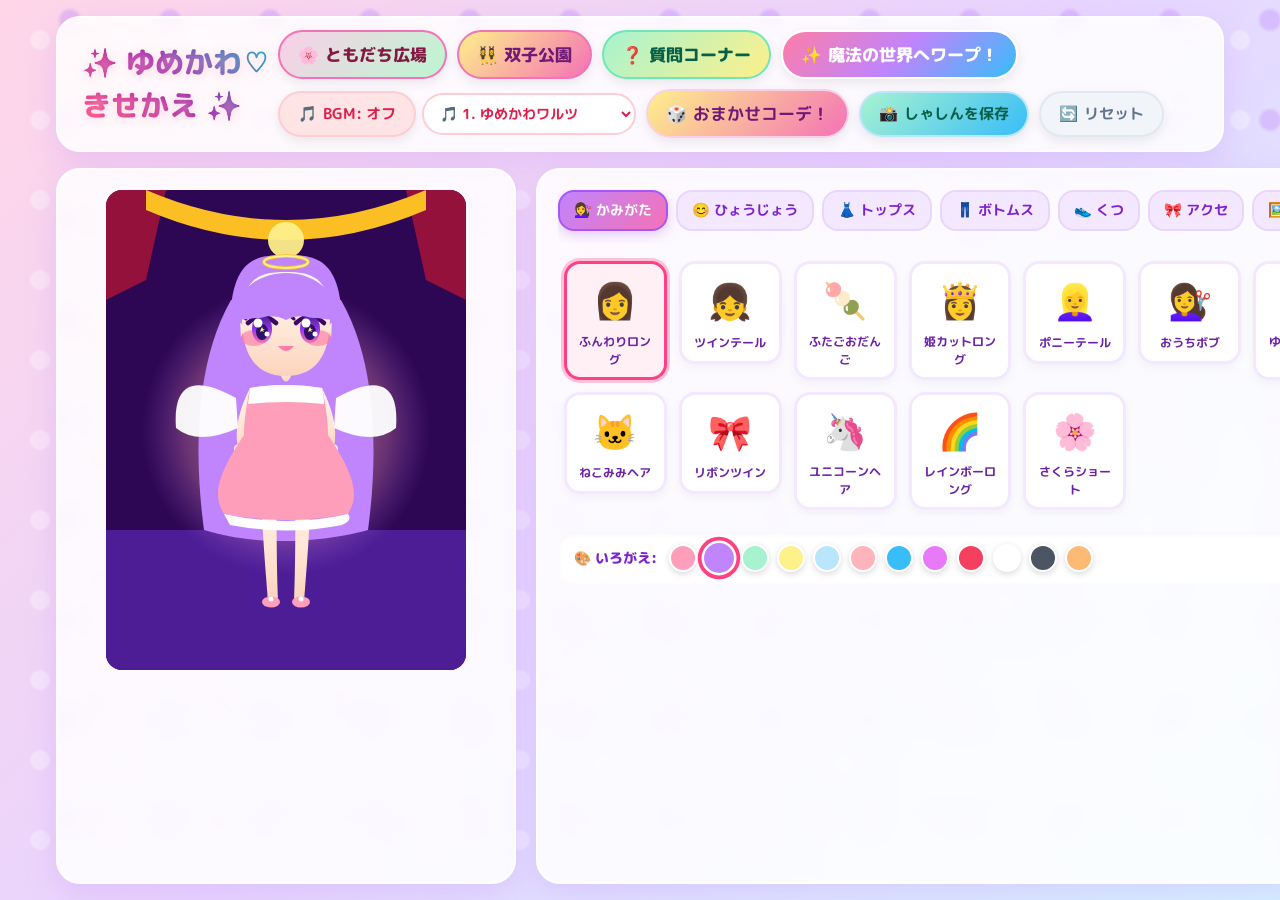
<file: dress-up/index.html>
<!DOCTYPE html>
<html lang="ja">
<head>
  <meta charset="UTF-8">
  <meta name="viewport" content="width=device-width, initial-scale=1.0">
  <meta name="robots" content="noindex, nofollow">
  <title>ゆめかわ♡きせかえ＆ともだち広場＆双子公園✨</title>
  <link rel="stylesheet" href="style.css">
</head>
<body>

  <div class="app-container">
    <!-- Header -->
    <header class="app-header">
      <div class="app-title">
        <h1>✨ ゆめかわ♡きせかえ ✨</h1>
      </div>
      <div class="header-controls">
        <button id="btn-friends" class="btn btn-friends" onclick="openFriendsSquare()">
          <span class="icon">🌸</span> ともだち広場
        </button>
        <button id="btn-twin" class="btn btn-twin" onclick="openTwinPark()">
          <span class="icon">👯‍♀️</span> 双子公園
        </button>
        <button id="btn-faq" class="btn btn-faq" onclick="openFaqModal()">
          <span class="icon">❓</span> 質問コーナー
        </button>
        <button id="btn-warp" class="btn btn-warp" onclick="warpToDreamWorld()">
          <span class="icon">✨</span> 魔法の世界へワープ！
        </button>

        <!-- BGM Track Selector Dropdown -->
        <div class="bgm-selector-group">
          <button id="btn-bgm" class="btn btn-bgm" onclick="toggleBgm()">
            <span class="icon">🎵</span> BGM: オフ
          </button>
          <select id="bgm-track-select" class="bgm-select" onchange="changeBgmTrack(this.value)">
            <option value="0">🎵 1. ゆめかわワルツ</option>
            <option value="1">🎶 2. エレクトロポップ</option>
            <option value="2">🌙 3. ほしぞらオルゴール</option>
            <option value="3">🌸 4. さくらのマーチ</option>
            <option value="4">✨ 5. きらめきシンセ</option>
          </select>
        </div>

        <button id="btn-random" class="btn btn-random" onclick="triggerRandomOutfit()">
          <span class="icon">🎲</span> おまかせコーデ！
        </button>
        <button id="btn-save" class="btn btn-save" onclick="savePhoto()">
          <span class="icon">📸</span> しゃしんを保存
        </button>
        <button id="btn-reset" class="btn btn-reset" onclick="resetOutfit()">
          <span class="icon">🔄</span> リセット
        </button>
      </div>
    </header>

    <!-- Main Workspace -->
    <main class="main-content">
      <!-- Stage Section (Left) -->
      <section class="stage-card">
        <div id="stage-wrapper" class="stage-wrapper">
          <!-- Main Character Canvas -->
          <svg id="stage-svg" class="stage-canvas" viewBox="0 0 360 480" xmlns="http://www.w3.org/2000/svg">
            <g id="layer-background"></g>
            <g id="layer-aura"></g>
            <g id="layer-hair-back"></g>
            <g id="layer-body"></g>
            <g id="layer-face"></g>
            <g id="layer-bottoms"></g>
            <g id="layer-tops"></g>
            <g id="layer-shoes"></g>
            <g id="layer-hair-front"></g>
            <g id="layer-accessories"></g>
          </svg>

          <!-- Particle Canvas for interactive sparkles/stars -->
          <canvas id="particle-canvas"></canvas>
        </div>
      </section>

      <!-- Wardrobe Section (Right) -->
      <section class="wardrobe-card">
        <!-- Tabs -->
        <div class="tab-container">
          <button class="tab-btn active" onclick="switchCategory('hair', this)">💇‍♀️ かみがた</button>
          <button class="tab-btn" onclick="switchCategory('face', this)">😊 ひょうじょう</button>
          <button class="tab-btn" onclick="switchCategory('tops', this)">👗 トップス</button>
          <button class="tab-btn" onclick="switchCategory('bottoms', this)">👖 ボトムス</button>
          <button class="tab-btn" onclick="switchCategory('shoes', this)">👟 くつ</button>
          <button class="tab-btn" onclick="switchCategory('accessories', this)">🎀 アクセ</button>
          <button class="tab-btn" onclick="switchCategory('background', this)">🖼️ はいけい</button>
        </div>

        <!-- Items Grid -->
        <div id="items-grid" class="items-grid">
          <!-- Dynamically populated by app.js -->
        </div>

        <!-- Color Customizer Palette -->
        <div id="color-bar" class="color-bar">
          <span class="color-bar-label">🎨 いろがえ:</span>
          <div id="color-palette" class="color-palette">
            <!-- Dynamically populated by app.js -->
          </div>
        </div>
      </section>
    </main>
  </div>

  <!-- Modal 1: Dedicated Fullscreen Friends Square (🌸 ゆめかわ・みんなでおしゃべり広場) -->
  <div id="friends-modal" class="friends-modal">
    <div class="friends-window fullscreen-window">
      <!-- Fullscreen Header Bar -->
      <div class="fullscreen-header">
        <div class="friends-title">
          <h2>🌸 ゆめかわ・みんなでおしゃべり広場 🌸</h2>
          <p>みんな大集合！おかしを食べたり、みんなで賑やかにおしゃべり＆お散歩しよう！</p>
        </div>
        <button class="big-close-btn" onclick="closeFriendsSquare()">✖ 閉じる</button>
      </div>

      <!-- Mode Switcher Bar (All Friends Party vs 1-on-1 Room) -->
      <div class="friend-cards-bar" onclick="event.stopPropagation()">
        <span class="bar-label">🎉 あそびかたモード:</span>
        <div id="mode-party-btn" class="friend-card active" onclick="switchFriendsMode('party')">
          <div class="friend-avatar-icon">🎉</div>
          <div class="friend-card-name">みんなでパーティー</div>
        </div>
        <div id="mode-single-btn" class="friend-card" onclick="switchFriendsMode('single')">
          <div class="friend-avatar-icon">🏠</div>
          <div class="friend-card-name">1人のお部屋へ</div>
        </div>

        <!-- Individual Friend Selector Cards Bar (Shown in single mode) -->
        <div id="single-friends-selector" style="display: none; gap: 8px; align-items: center; flex-wrap: wrap;">
          <div class="friend-card active" data-friend="nyanko" onclick="selectFriendBot('nyanko', this)">
            <div class="friend-avatar-icon">🐱</div>
            <div class="friend-card-name">にゃんこ</div>
          </div>
          <div class="friend-card" data-friend="usako" onclick="selectFriendBot('usako', this)">
            <div class="friend-avatar-icon">🐰</div>
            <div class="friend-card-name">うさこ</div>
          </div>
          <div class="friend-card" data-friend="uniko" onclick="selectFriendBot('uniko', this)">
            <div class="friend-avatar-icon">🦄</div>
            <div class="friend-card-name">ユニこ</div>
          </div>
          <div class="friend-card" data-friend="kumagoro" onclick="selectFriendBot('kumagoro', this)">
            <div class="friend-avatar-icon">🐻</div>
            <div class="friend-card-name">くまごろう</div>
          </div>
          <div class="friend-card" data-friend="kitsune" onclick="selectFriendBot('kitsune', this)">
            <div class="friend-avatar-icon">🦊</div>
            <div class="friend-card-name">きつね</div>
          </div>
          <div class="friend-card" data-friend="penpen" onclick="selectFriendBot('penpen', this)">
            <div class="friend-avatar-icon">🐧</div>
            <div class="friend-card-name">ぺんぺん</div>
          </div>
        </div>
      </div>

      <!-- Active Stage View (Multi-Friend Party Stage or Single Friend Room) -->
      <div class="friend-room-view fullscreen-room-view party-room-bg" id="friend-room-container" onclick="handleFloorClick(event)">
        <div class="friend-speech-bubble fullscreen-bubble" id="friend-speech-bubble" onclick="event.stopPropagation()">
          わぁ〜〜！みんな大集合だよ！🎉✨<br>『みんなでおしゃべり』ボタンを押すと、みんなでワイワイお話するよ！
        </div>

        <!-- Party Stage Layout: All Friends Gathering Stage -->
        <div id="party-stage-container" class="party-stage-container">
          <!-- Dynamically populated with all 6 friends & user avatar -->
        </div>

        <!-- Single Friend Stage Layout: Side-by-Side 1-on-1 Room -->
        <div id="single-stage-container" class="single-stage-container" style="display: none;">
          <div class="twin-avatars-stage" id="single-avatars-stage">
            <div class="twin-avatar-wrapper">
              <div class="twin-avatar-label">💖 あなた</div>
              <svg id="single-user-svg" viewBox="0 0 360 480" width="100%" height="100%" xmlns="http://www.w3.org/2000/svg"></svg>
            </div>
            <div class="twin-avatar-wrapper" id="friend-bot-preview">
              <div class="twin-avatar-label" id="single-friend-label">🐱 にゃんこ</div>
              <svg id="friend-bot-svg" viewBox="0 0 360 480" width="100%" height="100%" xmlns="http://www.w3.org/2000/svg"></svg>
            </div>
          </div>
        </div>
      </div>

      <!-- Interactive Controls Bar -->
      <div class="friend-action-controls" onclick="event.stopPropagation()">
        <div class="walk-buttons-group">
          <button class="walk-btn" onclick="moveFriendAvatar(-60)">◀ ひだりに歩く</button>
          <button class="walk-btn" onclick="autoWalkAround()">✨ みんなでお散歩＆ダンス</button>
          <button class="walk-btn" onclick="moveFriendAvatar(60)">▶ みぎに歩く</button>
        </div>
        <button class="friend-act-btn" onclick="talkToFriendBot('chat')">💬 みんなでおはなし</button>
        <button class="friend-act-btn" onclick="talkToFriendBot('praise')">💖 お互いのお洋服をほめる</button>
        <button class="friend-act-btn" onclick="talkToFriendBot('treat')">🍰 みんなでおかしパーティ</button>
        <button class="friend-act-btn" onclick="talkToFriendBot('riddle')">🧩 なぞなぞ＆大喜利大会</button>
        <button class="friend-act-btn" id="btn-group-photo-act" onclick="saveGroupPhoto()">📸 全員で集合写真を撮る！</button>
      </div>
    </div>
  </div>

  <!-- Modal 2: Dedicated Fullscreen Twin Park (👯‍♀️ 双子公園 - Twin Dress-up Stage) -->
  <div id="twin-park-modal" class="friends-modal">
    <div class="friends-window fullscreen-window">
      <!-- Fullscreen Header Bar -->
      <div class="fullscreen-header twin-header">
        <div class="friends-title">
          <h2>👯‍♀️ ゆめかわ・双子公園 👯‍♀️</h2>
          <p>ふたりで並んで双子コーデ！おそろいのお洋服でお散歩＆写真を撮ろう！</p>
        </div>
        <button class="big-close-btn" onclick="closeTwinPark()">✖ 閉じる</button>
      </div>

      <!-- Twin Partner Selector Cards Bar -->
      <div class="friend-cards-bar" onclick="event.stopPropagation()">
        <span class="bar-label">👯‍♀️ 双子パートナーをえらぶ:</span>
        <div class="friend-card active" data-twin="nyanko" onclick="selectTwinPartner('nyanko', this)">
          <div class="friend-avatar-icon">🐱</div>
          <div class="friend-card-name">にゃんこ</div>
        </div>
        <div class="friend-card" data-twin="usako" onclick="selectTwinPartner('usako', this)">
          <div class="friend-avatar-icon">🐰</div>
          <div class="friend-card-name">うさこ</div>
        </div>
        <div class="friend-card" data-twin="uniko" onclick="selectTwinPartner('uniko', this)">
          <div class="friend-avatar-icon">🦄</div>
          <div class="friend-card-name">ユニこ</div>
        </div>
        <div class="friend-card" data-twin="kumagoro" onclick="selectTwinPartner('kumagoro', this)">
          <div class="friend-avatar-icon">🐻</div>
          <div class="friend-card-name">くまごろう</div>
        </div>
        <div class="friend-card" data-twin="kitsune" onclick="selectTwinPartner('kitsune', this)">
          <div class="friend-avatar-icon">🦊</div>
          <div class="friend-card-name">きつね</div>
        </div>
        <div class="friend-card" data-twin="penpen" onclick="selectTwinPartner('penpen', this)">
          <div class="friend-avatar-icon">🐧</div>
          <div class="friend-card-name">ぺんぺん</div>
        </div>
      </div>

      <!-- Twin Park Stage View (Side-by-Side Twin Avatars) -->
      <div class="friend-room-view fullscreen-room-view twin-park-bg" id="twin-park-container" onclick="handleTwinFloorClick(event)">
        <div class="friend-speech-bubble fullscreen-bubble" id="twin-speech-bubble" onclick="event.stopPropagation()">
          わぁ〜〜！ふたりで並んで双子コーデ！👯‍♀️💖<br>『おそろいコーデ』ボタンを押すと おそろいのお洋服になれるよ！
        </div>

        <div class="twin-avatars-stage" id="twin-avatars-stage">
          <!-- Left: User Custom Avatar -->
          <div class="twin-avatar-wrapper" id="twin-user-wrapper">
            <div class="twin-avatar-label">💖 あなた</div>
            <svg id="twin-user-svg" viewBox="0 0 360 480" width="100%" height="100%" xmlns="http://www.w3.org/2000/svg"></svg>
          </div>

          <!-- Right: Friend Bot Avatar -->
          <div class="twin-avatar-wrapper" id="twin-friend-wrapper">
            <div class="twin-avatar-label" id="twin-friend-label">🐱 にゃんこ</div>
            <svg id="twin-friend-svg" viewBox="0 0 360 480" width="100%" height="100%" xmlns="http://www.w3.org/2000/svg"></svg>
          </div>
        </div>
      </div>

      <!-- Twin Controls Bar -->
      <div class="friend-action-controls" onclick="event.stopPropagation()">
        <div class="walk-buttons-group">
          <button class="walk-btn" onclick="moveTwinAvatars(-50)">◀ ひだりに歩く</button>
          <button class="walk-btn" onclick="autoWalkTwin()">✨ ふたりでお散歩</button>
          <button class="walk-btn" onclick="moveTwinAvatars(50)">▶ みぎに歩く</button>
        </div>
        <button class="friend-act-btn" onclick="makeTwinMatchingOutfit()">👯‍♀️ おそろいコーデにする！</button>
        <button class="friend-act-btn" onclick="saveTwinPhoto()">📸 ふたりで記念撮影！</button>
        <button class="friend-act-btn" onclick="talkToTwinBots()">💬 ふたりでお話する</button>
      </div>
    </div>
  </div>

  <!-- Modal 3: Fullscreen FAQ & Question Corner (❓ よくある質問 & 💬 質問コーナー) -->
  <div id="faq-modal" class="friends-modal">
    <div class="friends-window fullscreen-window faq-window">
      <!-- Fullscreen Header Bar -->
      <div class="fullscreen-header faq-header">
        <div class="friends-title">
          <h2>❓ よくある質問 & 💬 質問コーナー ❓</h2>
          <p>あそびかたや質問が読めるよ！作者（かんりしゃ）モードで質問を追加・編集できるよ！</p>
        </div>
        <button class="big-close-btn" onclick="closeFaqModal()">✖ 閉じる</button>
      </div>

      <div class="faq-content-container">
        <!-- Mode Switcher Bar -->
        <div class="faq-admin-bar">
          <div id="admin-status-badge" class="admin-badge visitor">👤 あそびに来たひとモード</div>
          <button id="btn-admin-toggle" class="btn btn-admin" onclick="toggleAdminMode()">🔑 作者（かんりしゃ）モードに入る</button>
        </div>

        <!-- Section 1: Preset FAQ Accordion (よくある質問) -->
        <div class="faq-section">
          <h3>🌸 よくある質問 (FAQ)</h3>
          <div id="preset-faq-list" class="faq-accordion-list">
            <!-- Dynamically populated by app.js -->
          </div>
        </div>

        <!-- Section 2: Creator-Only Form (作者しか打てない質問追加フォーム) -->
        <div id="creator-form-card" class="creator-form-card" style="display: none;">
          <h3>👑 【作者限定】新しい「よくある質問」を追加する</h3>
          <div class="form-group">
            <label for="new-faq-q">質問 (Q):</label>
            <input type="text" id="new-faq-q" placeholder="例: どうやっておそろいコーデにするの？" class="faq-input">
          </div>
          <div class="form-group">
            <label for="new-faq-a">こたえ (A):</label>
            <textarea id="new-faq-a" placeholder="例: 「双子公園」にいって「おそろいコーデにする」ボタンを押してね！" class="faq-textarea"></textarea>
          </div>
          <button class="btn btn-save-faq" onclick="addCustomFaq()">✨ 質問を追加する！</button>
        </div>

        <!-- Section 3: Community Q&A Corner (みんなの質問コーナー) -->
        <div class="faq-section">
          <h3>💬 みんなの質問コーナー</h3>
          <div class="ask-box">
            <input type="text" id="user-question-input" placeholder="聞きたい質問を入力してね！" class="faq-input">
            <button class="btn btn-ask" onclick="submitUserQuestion()">📨 質問を投稿する</button>
          </div>
          <div id="user-questions-list" class="user-questions-list">
            <!-- Dynamically populated by app.js -->
          </div>
        </div>
      </div>
    </div>
  </div>

  <!-- Fullscreen Magical Dream World Modal -->
  <div id="dream-world-modal" class="dream-world-modal">
    <div id="warp-portal-effect" class="warp-portal-effect"></div>

    <div class="dream-world-container">
      <button class="btn-return" onclick="closeDreamWorld()">🔙 もとの部屋にもどる</button>

      <div class="dream-avatar-stage">
        <div class="bot-speech-bubble" id="world-speech-bubble">
          <span id="world-speech-text">わぁ〜！魔法の世界へようこそ！✨<br>このステキなお洋服を着せてくれてありがとう！💖</span>
        </div>

        <div class="dream-character-wrapper" id="dream-character-wrapper">
          <svg id="dream-stage-svg" class="dream-stage-canvas" viewBox="0 0 360 480" width="100%" height="100%" xmlns="http://www.w3.org/2000/svg">
          </svg>
        </div>
      </div>

      <div class="interactive-world-toys">
        <button class="toy-btn" onclick="triggerToyEffect('balloon')">🎈 風船をあげる</button>
        <button class="toy-btn" onclick="triggerToyEffect('candy')">🍰 パフェをあげる</button>
        <button class="toy-btn" onclick="triggerToyEffect('star')">⭐ 流れ星にねがいごと</button>
      </div>

      <div class="dream-chat-controls">
        <button class="dream-action-btn" onclick="talkToWorldBot('outfit')">👗 お洋服の感想を聞く</button>
        <button class="dream-action-btn" onclick="talkToWorldBot('riddle')">🧩 なぞなぞを出してもらう</button>
        <button class="dream-action-btn" onclick="talkToWorldBot('fortune')">🔮 今日の星うらない</button>
        <button class="dream-action-btn" onclick="talkToWorldBot('chat')">💬 なかよしおしゃべり</button>
      </div>
    </div>
  </div>

  <!-- Toast Notification -->
  <div id="toast" class="toast">
    <span id="toast-icon">✨</span> <span id="toast-msg">コーデがかんせいしたよ！</span>
  </div>

  <!-- Scripts -->
  <script src="audio.js"></script>
  <script src="app.js"></script>
</body>
</html>
</file>
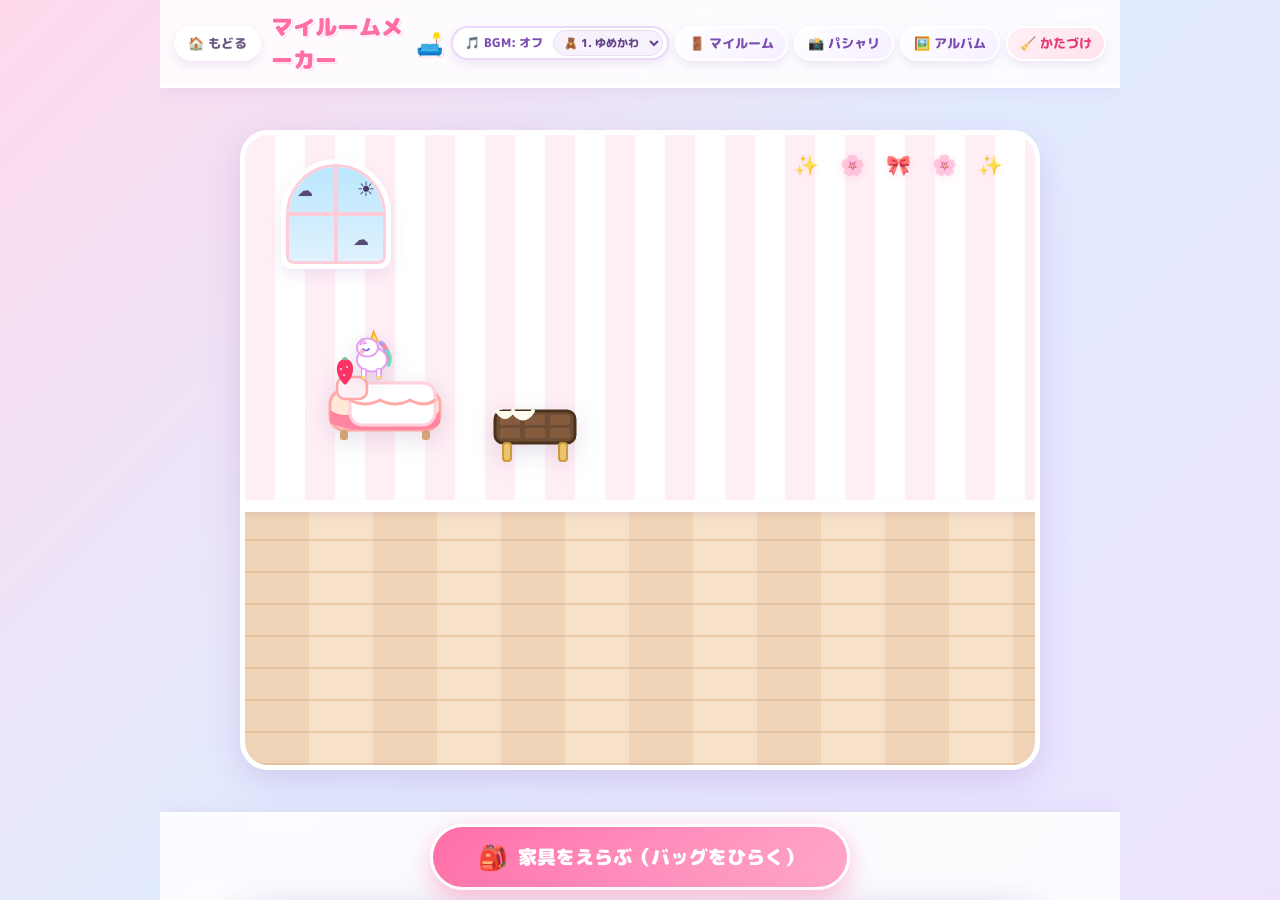
<file: my-room/index.html>
<!DOCTYPE html>
<html lang="ja">
<head>
  <meta charset="UTF-8">
  <meta name="viewport" content="width=device-width, initial-scale=1.0, maximum-scale=1.0, user-scalable=no">
  <meta name="robots" content="noindex, nofollow">
  <title>マイルームメーカー 🛋️✨</title>
  <link rel="icon" href="data:image/svg+xml,<svg xmlns=%22http://www.w3.org/2000/svg%22 viewBox=%220 0 100 100%22><text y=%22.9em%22 font-size=%2290%22>🛋️</text></svg>">
  <link rel="preconnect" href="https://fonts.googleapis.com">
  <link rel="preconnect" href="https://fonts.gstatic.com" crossorigin>
  <link href="https://fonts.googleapis.com/css2?family=M+PLUS+Rounded+1c:wght@700;800;900&display=swap" rel="stylesheet">
  <link rel="stylesheet" href="style.css">
</head>
<body>
  <div class="app-wrap">
    <!-- ヘッダーバー -->
    <header class="app-header">
      <div class="header-left">
        <a href="../" class="btn-head btn-back" title="ポータルへもどる">
          <span class="icon">🏠</span> もどる
        </a>
        <h1 class="app-title">マイルームメーカー <span class="badge">🛋️</span></h1>
      </div>
      <div class="header-right">
        <!-- BGMコントロール -->
        <div class="bgm-control-group">
          <button id="btn-bgm" class="btn-head btn-bgm" title="おんがくをならす">
            <span class="icon">🎵</span> <span id="bgm-label">BGM: オフ</span>
          </button>
          <select id="bgm-select" class="bgm-select" title="きょくをえらぶ">
            <option value="0">🧸 1. ゆめかわワルツ</option>
            <option value="1">🎶 2. たのしいポップ</option>
            <option value="2">🌙 3. ほしぞらオルゴール</option>
            <option value="3">☕ 4. おだやかカフェ</option>
            <option value="4">🕶️ 5. クールシンセ</option>
          </select>
        </div>
        <button id="btn-room-select" class="btn-head btn-secondary" title="へやをかえる">
          <span class="icon">🚪</span> <span id="current-room-label">マイルーム</span>
        </button>
        <button id="btn-camera" class="btn-head btn-secondary" title="しゃしんをとる">
          <span class="icon">📸</span> パシャリ
        </button>
        <button id="btn-album" class="btn-head btn-secondary" title="アルバムをみる">
          <span class="icon">🖼️</span> アルバム
        </button>
        <button id="btn-clear" class="btn-head btn-danger" title="ぜんぶかたづける">
          <span class="icon">🧹</span> かたづけ
        </button>
      </div>
    </header>

    <!-- お部屋メインエリア -->
    <main class="room-viewport">
      <div id="room-stage" class="room-stage">
        <!-- 壁 -->
        <div id="room-wall" class="room-wall">
          <div class="wall-window">
            <div class="window-frame">
              <div class="window-sky">
                <span class="sun">☀️</span>
                <span class="cloud cloud-1">☁️</span>
                <span class="cloud cloud-2">☁️</span>
              </div>
            </div>
          </div>
          <div class="wall-garland">✨ 🌸 🎀 🌸 ✨</div>
        </div>

        <!-- 巾木（境界線） -->
        <div class="room-baseboard"></div>

        <!-- 床 -->
        <div id="room-floor" class="room-floor"></div>

        <!-- 配置された家具が入るレイヤー -->
        <div id="furniture-layer" class="furniture-layer"></div>

        <!-- 家具選択時の操作ツールバー（フローティング） -->
        <div id="item-toolbar" class="item-toolbar hidden">
          <button id="tool-rotate" class="tool-btn" title="くるっとまわす">
            <span class="tool-icon">🔄</span>
            <span class="tool-label">まわす</span>
          </button>
          <button id="tool-flip" class="tool-btn" title="はんてん">
            <span class="tool-icon">↔️</span>
            <span class="tool-label">はんてん</span>
          </button>
          <button id="tool-size" class="tool-btn" title="おおきさチェンジ">
            <span class="tool-icon">📏</span>
            <span id="tool-size-label" class="tool-label">ちゅう</span>
          </button>
          <button id="tool-forward" class="tool-btn" title="てまえにだす">
            <span class="tool-icon">⬆️</span>
            <span class="tool-label">まえへ</span>
          </button>
          <button id="tool-backward" class="tool-btn" title="おくにさげる">
            <span class="tool-icon">⬇️</span>
            <span class="tool-label">うしろへ</span>
          </button>
          <button id="tool-remove" class="tool-btn tool-btn-remove" title="バッグにしまう">
            <span class="tool-icon">🎒</span>
            <span class="tool-label">しまう</span>
          </button>
        </div>

        <!-- キラキラエフェクト用コンテナ -->
        <div id="sparkle-layer" class="sparkle-layer"></div>
      </div>
    </main>

    <!-- 画面下のバッグ呼び出しボタン -->
    <footer class="app-footer">
      <button id="btn-open-bag" class="btn-big-bag">
        <span class="bag-icon">🎒</span>
        <span class="bag-text">家具をえらぶ（バッグをひらく）</span>
      </button>
    </footer>

    <!-- バッグ（家具メニュー）ドロワー -->
    <div id="bag-drawer" class="bag-drawer hidden">
      <div class="drawer-header">
        <div class="drawer-title">
          <span class="drawer-icon">🎒</span>
          <h2>かぐバッグ</h2>
          <span class="drawer-sub">タップしておへやにおこう！</span>
        </div>
        <button id="btn-close-bag" class="btn-close" title="バッグをとじる">✕</button>
      </div>

      <!-- カテゴリタブ -->
      <nav class="category-tabs">
        <button class="cat-tab active" data-category="sweets">
          <span class="cat-icon">🍰</span> おかし
        </button>
        <button class="cat-tab" data-category="basic">
          <span class="cat-icon">🏠</span> ふつう
        </button>
        <button class="cat-tab" data-category="natural">
          <span class="cat-icon">🌿</span> ナチュラル
        </button>
        <button class="cat-tab" data-category="cool">
          <span class="cat-icon">🕶️</span> クール
        </button>
        <button class="cat-tab" data-category="pop">
          <span class="cat-icon">⚡️</span> ポップ
        </button>
        <button class="cat-tab" data-category="yumekawa">
          <span class="cat-icon">🦄</span> ゆめかわ
        </button>
        <button class="cat-tab" data-category="garden">
          <span class="cat-icon">🌷</span> おにわ
        </button>
        <button class="cat-tab" data-category="bath">
          <span class="cat-icon">🛁</span> おふろ
        </button>
        <button class="cat-tab" data-category="room-style">
          <span class="cat-icon">🧱</span> かべ＆ゆか
        </button>
      </nav>

      <!-- アイテム一覧 -->
      <div id="items-grid" class="items-grid">
        <!-- JSで動的に追加 -->
      </div>
    </div>

    <!-- カメラフラッシュ演出 -->
    <div id="camera-flash" class="camera-flash"></div>

    <!-- 写真タグえらびポップアップ -->
    <div id="photo-tag-modal" class="custom-modal hidden">
      <div class="modal-card">
        <div class="modal-header">
          <h3>📸 パシャリ成功！</h3>
        </div>
        <p class="modal-desc">このおへやのテーマはどれかな？</p>
        <div class="photo-preview-wrap">
          <img id="photo-preview-img" alt="おへやのしゃしん">
        </div>
        <div class="tag-buttons">
          <button class="btn-tag" data-tag="パステル">🎀 パステル</button>
          <button class="btn-tag" data-tag="ナチュラル">🌿 ナチュラル</button>
          <button class="btn-tag" data-tag="クール">🕶️ クール</button>
          <button class="btn-tag" data-tag="ポップ">⚡️ ポップ</button>
          <button class="btn-tag" data-tag="ふつう">🏠 ふつう</button>
          <button class="btn-tag" data-tag="おかし">🍰 おかし</button>
          <button class="btn-tag" data-tag="おにわ">🌷 おにわ</button>
          <button class="btn-tag" data-tag="おふろ">🛁 おふろ</button>
        </div>
        <div class="modal-actions">
          <button id="btn-save-photo" class="btn-primary-action">アルバムにほぞん ✨</button>
        </div>
      </div>
    </div>

    <!-- アルバムモーダル -->
    <div id="album-modal" class="custom-modal hidden">
      <div class="modal-card modal-card-large">
        <div class="modal-header">
          <div class="album-title-group">
            <span class="modal-icon">🖼️</span>
            <h3>おへやアルバム</h3>
          </div>
          <button id="btn-close-album" class="btn-close" title="とじる">✕</button>
        </div>

        <!-- アルバム内フィルタータブ -->
        <div class="album-filter-tabs">
          <button class="album-filter-tab active" data-filter="all">ぜんぶ</button>
          <button class="album-filter-tab" data-filter="パステル">🎀 パステル</button>
          <button class="album-filter-tab" data-filter="ナチュラル">🌿 ナチュラル</button>
          <button class="album-filter-tab" data-filter="クール">🕶️ クール</button>
          <button class="album-filter-tab" data-filter="ポップ">⚡️ ポップ</button>
          <button class="album-filter-tab" data-filter="ふつう">🏠 ふつう</button>
          <button class="album-filter-tab" data-filter="おにわ">🌷 おにわ</button>
          <button class="album-filter-tab" data-filter="おふろ">🛁 おふろ</button>
        </div>

        <div id="album-grid" class="album-grid">
          <!-- JSで動的に追加 -->
        </div>

        <div id="album-empty" class="album-empty hidden">
          <span class="empty-icon">📷</span>
          <p>まだしゃしんがないよ！<br>「📸 パシャリ」ボタンでおへやをとってみてね♡</p>
        </div>
      </div>
    </div>

    <!-- お部屋きりかえモーダル -->
    <div id="room-modal" class="custom-modal hidden">
      <div class="modal-card">
        <div class="modal-header">
          <div class="album-title-group">
            <span class="modal-icon">🚪</span>
            <h3>おへやをえらぶ</h3>
          </div>
          <button id="btn-close-room" class="btn-close" title="とじる">✕</button>
        </div>
        <p class="modal-desc">どのお部屋にもようがえしに行く？</p>
        <div class="room-cards-grid">
          <div class="room-select-card active" data-room="myroom">
            <span class="room-card-emoji">🎀</span>
            <div class="room-card-info">
              <span class="room-card-name">マイルーム</span>
              <span class="room-card-desc">じぶんのベッドルーム♡</span>
            </div>
          </div>
          <div class="room-select-card" data-room="living">
            <span class="room-card-emoji">☕</span>
            <div class="room-card-info">
              <span class="room-card-name">リビング</span>
              <span class="room-card-desc">みんなであつまるひろい部屋♪</span>
            </div>
          </div>
          <div class="room-select-card" data-room="garden">
            <span class="room-card-emoji">🌷</span>
            <div class="room-card-info">
              <span class="room-card-name">おにわ</span>
              <span class="room-card-desc">あおぞらとお花のガーデン🌿</span>
            </div>
          </div>
          <div class="room-select-card" data-room="bath">
            <span class="room-card-emoji">🛁</span>
            <div class="room-card-info">
              <span class="room-card-name">おふろ</span>
              <span class="room-card-desc">あわあわバスルーム✨</span>
            </div>
          </div>
        </div>
      </div>
    </div>

    <!-- 背景暗幕（バッグやモーダルが開いている時） -->
    <div id="drawer-backdrop" class="drawer-backdrop hidden"></div>
  </div>

  <script src="audio.js"></script>
  <script src="script.js"></script>
</body>
</html>
</file>
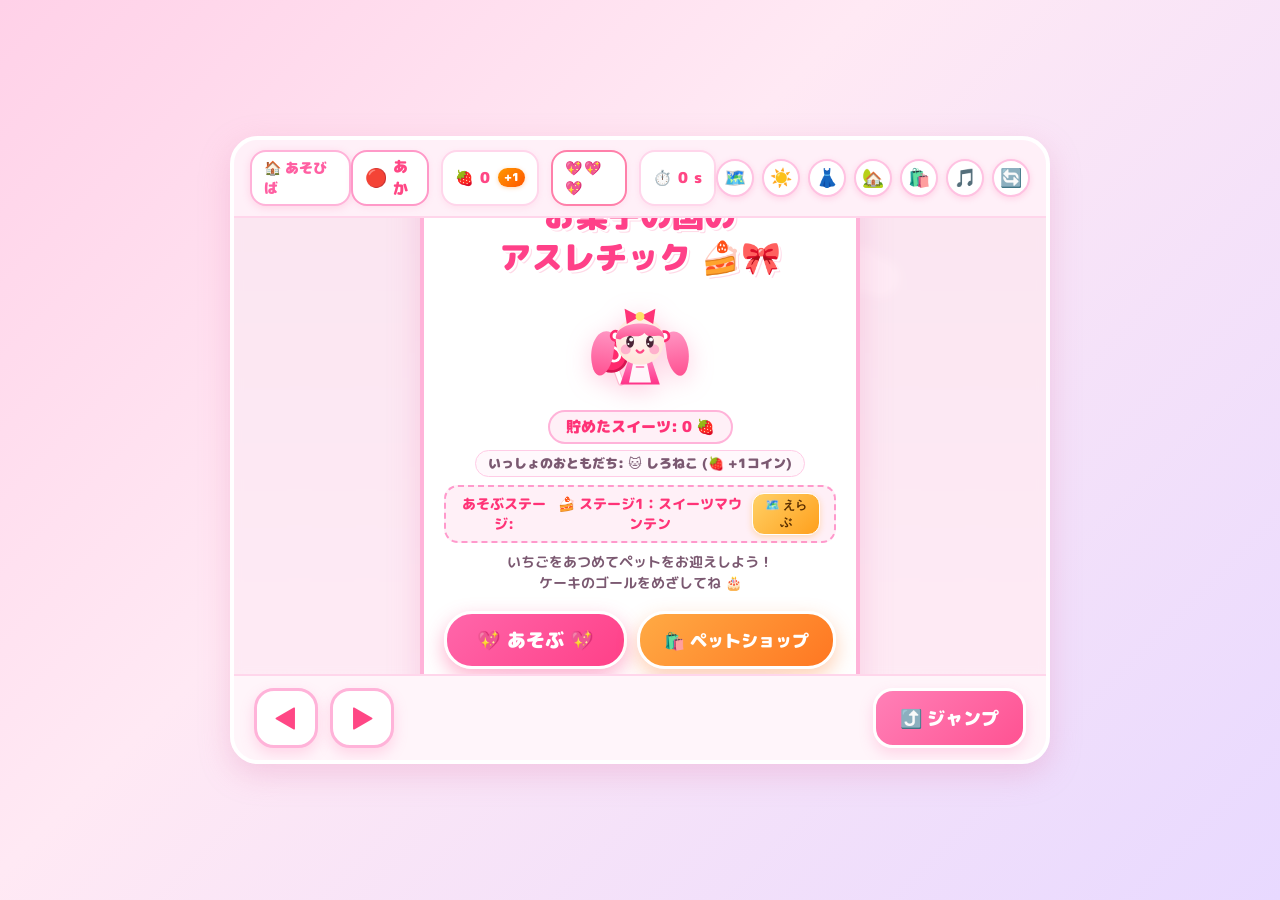
<file: sweets-athletic/index.html>
<!DOCTYPE html>
<html lang="ja">
<head>
  <meta charset="UTF-8">
  <meta name="viewport" content="width=device-width, initial-scale=1.0, maximum-scale=1.0, user-scalable=no">
  <meta name="robots" content="noindex, nofollow">
  <title>🍰 お菓子の国のアスレチック 🎀</title>
  <link rel="icon" href="data:image/svg+xml,<svg xmlns=%22http://www.w3.org/2000/svg%22 viewBox=%220 0 100 100%22><text y=%22.9em%22 font-size=%2290%22>🍰</text></svg>">
  <link rel="preconnect" href="https://fonts.googleapis.com">
  <link rel="preconnect" href="https://fonts.gstatic.com" crossorigin>
  <link href="https://fonts.googleapis.com/css2?family=M+PLUS+Rounded+1c:wght@700;900&display=swap" rel="stylesheet">
  <link rel="stylesheet" href="style.css">
</head>
<body>

  <!-- ゲームコンテナ -->
  <div class="game-container">

    <!-- トップヘッダー / ステータスバー -->
    <header class="game-header">
      <a href="../index.html" class="btn-home" title="あそびばへもどる">🏠 あそびば</a>
      <div class="header-status">
        <div class="status-item candy-status" title="せなかのキャンディ">
          <span class="candy-dot" id="candy-dot">🔴</span>
          <span id="candy-name">あか</span>
        </div>
        <div class="status-item sweets-score" title="あつめたスイーツ">
          <span class="icon">🍓</span>
          <span id="score-val">0</span>
          <span id="score-coin-power" class="coin-power-badge">+1</span>
        </div>
        <div class="status-item hearts-box" id="hearts-box" title="たいりょく">
          <span id="hearts-display">💖💖💖</span>
        </div>
        <div class="status-item timer-box">
          <span class="icon">⏱️</span>
          <span id="timer-val">0</span>s
        </div>
      </div>
      <div class="header-tools">
        <button id="btn-stage-select" class="icon-btn" title="ステージえらび">🗺️</button>
        <button id="btn-night" class="icon-btn" title="ひる・よるきりかえ">☀️</button>
        <button id="btn-dressup" class="icon-btn" title="きせかえ">👗</button>
        <button id="btn-petroom" class="icon-btn" title="ペットのおへや">🏡</button>
        <button id="btn-header-shop" class="icon-btn" title="ペットショップ">🛍️</button>
        <button id="btn-sound" class="icon-btn" title="おとのきりかえ">🎵</button>
        <button id="btn-restart" class="icon-btn" title="さいしょから">🔄</button>
      </div>
    </header>

    <!-- メインのゲーム画面（Canvas） -->
    <div class="canvas-wrapper">
      <canvas id="game-canvas" width="800" height="450"></canvas>
      
      <!-- スタートオーバーレイ画面 -->
      <div id="start-screen" class="overlay-screen active">
        <div class="overlay-card">
          <div class="badge-title">✨ スイーツ・アクション ✨</div>
          <h1 class="title">お菓子の国の<br>アスレチック 🍰🎀</h1>
          <div class="character-preview" id="char-preview"></div>
          <div class="start-sweets-bank">
            貯めたスイーツ: <span class="highlight" id="bank-sweets-val">0</span> 🍓
          </div>
          <div class="start-pet-info">
            いっしょのおともだち: <span class="highlight" id="start-pet-name">🐱 しろねこ</span> (<span id="start-pet-bonus">🍓 +1コイン</span>)
          </div>
          <div class="start-stage-info">
            あそぶステージ: <span class="highlight" id="start-stage-title">🍰 ステージ1：スイーツマウンテン</span>
            <button id="btn-start-select-stage" class="btn-stage-tag" title="ステージをかえる">🗺️ えらぶ</button>
          </div>
          <p class="guide-text">いちごをあつめてペットをお迎えしよう！<br>ケーキのゴールをめざしてね 🎂</p>
          <div class="start-buttons">
            <button id="btn-start" class="btn-play">💖 あそぶ 💖</button>
            <button id="btn-open-shop" class="btn-shop">🛍️ ペットショップ</button>
            <button id="btn-open-dressup" class="btn-sub-menu">👗 きせかえ</button>
            <button id="btn-open-petroom" class="btn-sub-menu">🏡 ペットのへや</button>
          </div>
        </div>
      </div>

      <!-- きせかえ画面（モーダル） -->
      <div id="dressup-screen" class="overlay-screen modal-overlay">
        <div class="overlay-card modal-card dressup-card">
          <button id="btn-dressup-close-corner" class="modal-close-corner" title="とじる">✖</button>
          
          <div class="dressup-header-fixed">
            <div class="shop-header">
              <h2 class="modal-title">👗 女の子のきせかえ 🎀</h2>
              <div class="shop-bank">
                もっている: <span class="highlight" id="dressup-sweets-val">0</span> 🍓
              </div>
            </div>
            
            <div class="dressup-preview-wrap">
              <div id="dressup-char-preview" class="dressup-char-preview"></div>
              <button id="btn-quick-random" class="btn-quick-random" title="おまかせコーデに変身！">🎲 おまかせ</button>
            </div>

            <!-- カテゴリ切り替えタブ -->
            <div class="dressup-category-tabs">
              <button class="dressup-cat-tab active" data-category="all">✨ ぜんぶ</button>
              <button class="dressup-cat-tab" data-category="dress">👗 ドレス</button>
              <button class="dressup-cat-tab" data-category="headwear">🎀 あたま</button>
              <button class="dressup-cat-tab" data-category="back">🪽 せなか・よこ</button>
            </div>
          </div>

          <!-- スクロール可能なパレットエリア -->
          <div class="dressup-scroll-area" id="dressup-scroll-area">
            <div class="dressup-section-group" id="dressup-group-dress">
              <div class="dressup-section-title">👗 ドレスのいろ</div>
              <div class="dress-palette" id="dress-palette"></div>
            </div>

            <div class="dressup-section-group" id="dressup-group-headwear">
              <div class="dressup-section-title">🎀 あたまのかざり</div>
              <div class="headwear-palette" id="headwear-palette"></div>
            </div>

            <div class="dressup-section-group" id="dressup-group-back">
              <div class="dressup-section-title">🪽 せなか・よこのアクセサリー</div>
              <div class="back-acc-palette" id="back-acc-palette"></div>
            </div>
          </div>

          <div class="dressup-buttons">
            <button id="btn-dressup-random" class="btn-sub-action btn-random">🎲 おまかせコーデ</button>
            <button id="btn-dressup-to-shop" class="btn-sub-action">🛍️ ショップで増やす</button>
            <button id="btn-close-dressup" class="btn-confirm-action">💖 このコーデであそぶ！ 🎮</button>
          </div>
        </div>
      </div>

      <!-- ペットのおへや（なかよし広場モーダル） -->
      <div id="petroom-screen" class="overlay-screen modal-overlay">
        <div class="overlay-card modal-card petroom-card">
          <button id="btn-petroom-close-corner" class="modal-close-corner" title="とじる">✖</button>
          <div class="petroom-header">
            <h2 class="modal-title">🏡 ペットのおへや 🐾</h2>
            <div class="petroom-equipped-badge" id="petroom-active-badge">
              いっしょ: 🐱 しろねこ (+1🍓)
            </div>
          </div>
          <p class="modal-subtitle">お迎えしたペットたちが大集合！タップでなでなで＆おでかけ！</p>

          <div class="petroom-playarea" id="petroom-playarea"></div>

          <div class="petroom-buttons">
            <button id="btn-petroom-to-shop" class="btn-sub-action">🛍️ ショップへいく</button>
            <button id="btn-close-petroom" class="btn-confirm-action">🎮 ゲームにもどる！</button>
          </div>
        </div>
      </div>

      <!-- ショップ画面（ペット＆衣装が買える） -->
      <div id="shop-screen" class="overlay-screen shop-overlay modal-overlay">
        <div class="overlay-card shop-card modal-card">
          <button id="btn-shop-close-corner" class="shop-close-corner modal-close-corner" title="とじる">✖</button>
          <div class="shop-header">
            <h2 class="title-shop modal-title">🛍️ スイーツ・ショップ ✨</h2>
            <div class="shop-bank">
              もっている: <span class="highlight" id="shop-sweets-val">0</span> 🍓
            </div>
          </div>
          
          <!-- ショップのタブ切り替え（ペット / 衣装） -->
          <div class="shop-tabs">
            <button id="tab-shop-pets" class="shop-tab active">🐾 ペット</button>
            <button id="tab-shop-costumes" class="shop-tab">👗 いしょう</button>
          </div>

          <p class="shop-subtitle" id="shop-subtitle">すきなおともだちをえらんで一緒にあそぼう！</p>
          
          <!-- ペット一覧グリッド -->
          <div class="pet-grid" id="pet-grid"></div>

          <!-- 衣装一覧グリッド -->
          <div class="costume-grid" id="costume-grid" style="display: none;"></div>

          <button id="btn-close-shop" class="btn-play-with-pet btn-confirm-action">💖 このペットとあそぶ！ 🎮</button>
        </div>
      </div>

      <!-- ステージ選択画面（モーダル） -->
      <div id="stage-screen" class="overlay-screen modal-overlay">
        <div class="overlay-card modal-card stage-card-modal">
          <button id="btn-stage-close-corner" class="modal-close-corner" title="とじる">✖</button>
          
          <div class="shop-header">
            <h2 class="modal-title">🗺️ ステージをえらぶ 🎈</h2>
          </div>
          <p class="guide-text">あそびたいステージをタップしてね！</p>
          
          <div class="stage-list-grid">
            <!-- ステージ1 -->
            <div class="stage-card-item active" id="stage-card-1" data-stage="1">
              <div class="stage-badge-tag">ステージ 1</div>
              <div class="stage-card-icon">🍰</div>
              <div class="stage-card-body">
                <div class="stage-card-title">スイーツマウンテン</div>
                <div class="stage-card-desc">カラフルなお菓子の山を登って、てっぺんのレインボーケーキ城を目指そう！🏰🌈</div>
                <div class="stage-card-state">✨ あそべるよ！</div>
              </div>
            </div>

            <!-- ステージ2 -->
            <div class="stage-card-item" id="stage-card-2" data-stage="2">
              <div class="stage-badge-tag">ステージ 2</div>
              <div class="stage-card-icon">🍦</div>
              <div class="stage-card-body">
                <div class="stage-card-title">ひんやりフルーツパフェ</div>
                <div class="stage-card-desc">つるつる滑るアイスやフローズンベリー！てっぺんの特大パフェタワーを目指そう！🍨🍒</div>
                <div class="stage-card-state">✨ あそべるよ！</div>
              </div>
            </div>

            <!-- ステージ3 -->
            <div class="stage-card-item" id="stage-card-3" data-stage="3">
              <div class="stage-badge-tag new-badge">ステージ 3 ★ NEW!</div>
              <div class="stage-card-icon">🌌</div>
              <div class="stage-card-body">
                <div class="stage-card-title">ほしぞらギャラクシー</div>
                <div class="stage-card-desc">宇宙とお菓子の世界！星屑のステップやプラネットドーナツを越えて、特大スターケーキ城を目指そう！🪐⭐</div>
                <div class="stage-card-state">✨ あそべるよ！</div>
              </div>
            </div>
          </div>

          <div class="stage-modal-buttons">
            <button id="btn-stage-play" class="btn-confirm-action">💖 このステージであそぶ！ 🎮</button>
          </div>
        </div>
      </div>

      <!-- ゴール（クリア）画面 -->
      <div id="clear-screen" class="overlay-screen">
        <div class="overlay-card clear-card">
          <div class="celebrate-emoji">🎉🎂✨</div>
          <h2 class="title-clear" id="clear-title">ゴール！クリアおめでとう！</h2>
          <div class="clear-stats">
            <p>クリアしたステージ: <span class="highlight" id="clear-stage-name">🍰 ステージ1</span></p>
            <p>せなかのキャンディ: <span class="highlight rainbow-text" id="clear-candy">🌈 レインボー！</span></p>
            <p>あつめたスイーツ: <span class="highlight" id="clear-sweets">0</span> こ 🍓</p>
            <p>タイム: <span class="highlight" id="clear-time">0</span> びょう ⏱️</p>
          </div>
          <div class="clear-rank" id="clear-rank">⭐⭐⭐</div>
          <div class="start-buttons">
            <button id="btn-clear-next-stage" class="btn-play btn-next-stage">⏩ つぎのステージへ！</button>
            <button id="btn-clear-retry" class="btn-play">🔁 もう１かいあそぶ</button>
            <button id="btn-clear-stage-select" class="btn-sub-action">🗺️ ステージえらび</button>
            <button id="btn-clear-shop" class="btn-shop">🛍️ ペットショップ</button>
            <button id="btn-clear-dressup" class="btn-sub-menu">👗 きせかえ</button>
          </div>
        </div>
      </div>

      <!-- しっぱい（リトライ）画面 -->
      <div id="fail-screen" class="overlay-screen">
        <div class="overlay-card fail-card">
          <div class="celebrate-emoji">🥺🍰💦</div>
          <h2 class="title-fail">どんまい！おちちゃった！</h2>
          <p class="guide-text">もういっかいちょうせんしよう！</p>
          <div class="start-buttons">
            <button id="btn-fail-retry" class="btn-play">🔁 もう１かい！</button>
            <button id="btn-fail-shop" class="btn-shop">🛍️ ペットショップ</button>
            <button id="btn-fail-dressup" class="btn-sub-menu">👗 きせかえ</button>
          </div>
        </div>
      </div>

    </div>

    <!-- スマホ・タッチ用 コントローラー -->
    <div class="touch-controls">
      <div class="d-pad">
        <button id="btn-left" class="ctrl-btn btn-dir" aria-label="ひだり">◀</button>
        <button id="btn-right" class="ctrl-btn btn-dir" aria-label="みぎ">▶</button>
      </div>
      <div class="action-pad">
        <button id="btn-jump" class="ctrl-btn btn-action" aria-label="ジャンプ">⤴️ ジャンプ</button>
      </div>
    </div>

  </div>

  <script src="script.js"></script>
</body>
</html>
</file>
<file: asmr/style.css>
/* ===== CSS Variables ===== */
:root {
  --font-main: 'M PLUS Rounded 1c', system-ui, -apple-system, sans-serif;
  --bg-gradient: linear-gradient(135deg, #fff5e6 0%, #ffe4d9 50%, #ffd9ec 100%);
  --card-bg: rgba(255, 255, 255, 0.85);
  --card-border: 4px solid #fff;
  --card-radius: 28px;
  --card-shadow: 0 8px 24px rgba(180, 140, 120, 0.25);
  --card-shadow-hover: 0 14px 32px rgba(180, 140, 120, 0.4);
  --text-brown: #6b4a2e;
  --text-brown-light: #8a6a4e;
  --accent-orange: #ff8c42;
  --accent-pink: #ff5fa2;

  /* バター色（デフォルト: ふつうのバター） */
  --butter-light: #ffe680;
  --butter-main: #ffd966;
  --butter-dark: #f4c430;
  --butter-shadow: #d4a010;
}

/* バター種類ごとの色 */
.butter-choco {
  --butter-light: #c49a50;
  --butter-main: #8b6914;
  --butter-dark: #6b4a10;
  --butter-shadow: #5c3a1e;
}

.butter-ichigo {
  --butter-light: #ffd6e0;
  --butter-main: #ffb5c5;
  --butter-dark: #ff85a2;
  --butter-shadow: #ff69b4;
}

.butter-matcha {
  --butter-light: #b5d9a0;
  --butter-main: #90c47d;
  --butter-dark: #6ba35a;
  --butter-shadow: #5b8a3c;
}

/* 肉まん種類ごとの色 */
.butter-nikuman-normal {
  --butter-light: #ffffff;
  --butter-main: #fbf9f4;
  --butter-dark: #eee8dc;
  --butter-shadow: #d8cebc;
}

.butter-nikuman-ichigo {
  --butter-light: #fff0f4;
  --butter-main: #ffccd8;
  --butter-dark: #f89cb4;
  --butter-shadow: #e07292;
}

.butter-nikuman-choco {
  --butter-light: #7b583f;
  --butter-main: #583c28;
  --butter-dark: #402919;
  --butter-shadow: #2c1a0e;
}

.butter-nikuman-matcha {
  --butter-light: #cde4bd;
  --butter-main: #9fc887;
  --butter-dark: #7aa760;
  --butter-shadow: #5c8744;
}

/* ===== Reset ===== */
* {
  box-sizing: border-box;
  margin: 0;
  padding: 0;
}

html, body {
  touch-action: manipulation;
  -webkit-tap-highlight-color: transparent;
  user-select: none;
  -webkit-user-select: none;
  overscroll-behavior: none;
}

body {
  font-family: var(--font-main);
  background: var(--bg-gradient);
  min-height: 100vh;
  min-height: 100dvh;
  color: var(--text-brown);
  overflow-x: hidden;
}

/* ===== 画面切り替え ===== */
.screen {
  display: none;
  min-height: 100vh;
  min-height: 100dvh;
}

.screen.active {
  display: flex;
  flex-direction: column;
  align-items: center;
}

/* ===== えらぶ画面 ===== */
#select-screen {
  justify-content: center;
  padding: 24px;
}

.header {
  text-align: center;
  margin-bottom: 28px;
}

.header h1 {
  font-size: clamp(28px, 6vw, 44px);
  font-weight: 900;
  color: var(--accent-orange);
  text-shadow: 2px 2px 0 #fff, 4px 4px 0 rgba(255, 140, 66, 0.2);
  margin-bottom: 8px;
}

.sub {
  font-size: clamp(14px, 3vw, 18px);
  font-weight: 700;
  color: var(--text-brown-light);
}

/* カテゴリーセクション */
.category-section {
  width: 100%;
  max-width: 480px;
  margin-bottom: 24px;
}

.category-title {
  font-size: clamp(16px, 3.8vw, 20px);
  font-weight: 900;
  color: var(--text-brown);
  margin-bottom: 12px;
  text-align: left;
  padding-left: 6px;
}

/* カードグリッド */
.cards {
  display: grid;
  gap: 14px;
  grid-template-columns: repeat(2, 1fr);
  width: 100%;
}

.card {
  display: flex;
  flex-direction: column;
  align-items: center;
  background: var(--card-bg);
  border: var(--card-border);
  border-radius: var(--card-radius);
  padding: 20px 14px;
  box-shadow: var(--card-shadow);
  cursor: pointer;
  transition: transform 0.18s ease, box-shadow 0.18s ease;
  -webkit-appearance: none;
  appearance: none;
  font-family: inherit;
  color: inherit;
  outline: none;
}

.card:hover,
.card:focus-visible {
  transform: translateY(-4px) rotate(-1deg);
  box-shadow: var(--card-shadow-hover);
}

.card:active {
  transform: translateY(-2px) scale(0.97);
}

.card-emoji {
  font-size: 44px;
  display: block;
  margin-bottom: 8px;
}

.card-name {
  font-size: clamp(15px, 3.2vw, 18px);
  font-weight: 900;
  color: var(--accent-orange);
  margin-bottom: 4px;
}

/* カードごとの名前色 */
.card[data-butter="choco"] .card-name { color: #7a5020; }
.card[data-butter="ichigo"] .card-name { color: #ff69b4; }
.card[data-butter="matcha"] .card-name { color: #5b8a3c; }
.card[data-butter="nikuman_normal"] .card-name { color: #8a6a4e; }
.card[data-butter="nikuman_ichigo"] .card-name { color: #ff69b4; }
.card[data-butter="nikuman_choco"] .card-name { color: #7a5020; }
.card[data-butter="nikuman_matcha"] .card-name { color: #5b8a3c; }
.card[data-butter="kb_creamy"] .card-name { color: #8a6030; }
.card[data-butter="kb_clacky"] .card-name { color: #2a7050; }
.card[data-butter="kb_jelly"] .card-name { color: #d64d85; }
.card[data-butter="kb_glass"] .card-name { color: #257095; }
.card[data-butter="tanghulu_ichigo"] .card-name { color: #ff3366; }
.card[data-butter="tanghulu_muscat"] .card-name { color: #43a047; }
.card[data-butter="tanghulu_mikan"] .card-name { color: #f57c00; }
.card[data-butter="tanghulu_apple"] .card-name { color: #d32f2f; }
.card[data-butter="pushpop_rainbow"] .card-name { color: #e91e63; }
.card[data-butter="pushpop_star"] .card-name { color: #fbc02d; }
.card[data-butter="pushpop_bear"] .card-name { color: #795548; }
.card[data-butter="pushpop_candy"] .card-name { color: #ab47bc; }
.card[data-butter="slime_sarasara"] .card-name { color: #0288d1; }
.card[data-butter="slime_awaawa"] .card-name { color: #ec407a; }
.card[data-butter="slime_butsubutsu"] .card-name { color: #8e24aa; }
.card[data-butter="slime_karikari"] .card-name { color: #00acc1; }

.card-desc {
  font-size: clamp(11px, 2.4vw, 13px);
  font-weight: 700;
  color: var(--text-brown-light);
  line-height: 1.4;
}

/* 肉まんひだと敷き紙とお顔 */
.nikuman-pleats.hidden,
.nikuman-paper.hidden,
.nikuman-face.hidden,
#face-normal.hidden,
#face-squish.hidden {
  display: none;
}

.nikuman-face {
  pointer-events: none;
}

.home-link {
  display: inline-block;
  margin-top: 28px;
  font-size: 14px;
  font-weight: 700;
  color: var(--text-brown-light);
  text-decoration: none;
  opacity: 0.7;
  transition: opacity 0.2s;
}

.home-link:hover {
  opacity: 1;
}

/* ===== パキパキ画面 ===== */
#play-screen {
  justify-content: flex-start;
  padding: 0;
}

.play-header {
  display: flex;
  align-items: center;
  width: 100%;
  padding: 12px 16px;
  gap: 12px;
}

.btn-icon {
  background: var(--card-bg);
  border: 2px solid rgba(255, 255, 255, 0.9);
  border-radius: 16px;
  padding: 8px 16px;
  font-family: inherit;
  font-size: 15px;
  font-weight: 700;
  color: var(--text-brown);
  cursor: pointer;
  box-shadow: 0 4px 12px rgba(180, 140, 120, 0.15);
  transition: transform 0.15s ease;
  flex-shrink: 0;
}

.btn-icon:active {
  transform: scale(0.95);
}

.butter-label {
  font-size: clamp(18px, 4vw, 24px);
  font-weight: 900;
  color: var(--accent-orange);
}

/* バターエリア */
.butter-area {
  flex: 1;
  display: flex;
  flex-direction: column;
  align-items: center;
  justify-content: center;
  width: 100%;
  padding: 12px 16px;
  position: relative;
  touch-action: none;
}

.butter-area.hidden {
  display: none !important;
}

/* むにゅむにゅモード切り替えバナー */
.squish-banner {
  background: linear-gradient(135deg, #ff85a2 0%, #ff5fa2 100%);
  color: #fff;
  font-size: clamp(16px, 4vw, 22px);
  font-weight: 900;
  padding: 8px 24px;
  border-radius: 30px;
  box-shadow: 0 6px 18px rgba(255, 95, 162, 0.4);
  margin-bottom: 12px;
  animation: banner-pop 0.5s cubic-bezier(0.175, 0.885, 0.32, 1.275);
  text-shadow: 1px 1px 0 rgba(0,0,0,0.15);
}

.squish-banner.hidden {
  display: none;
}

@keyframes banner-pop {
  0% { transform: scale(0.3) rotate(-6deg); opacity: 0; }
  70% { transform: scale(1.1) rotate(2deg); opacity: 1; }
  100% { transform: scale(1) rotate(0deg); opacity: 1; }
}

/* スクイーズステージ（変形アニメーション） */
.butter-stage {
  display: flex;
  align-items: center;
  justify-content: center;
  width: 100%;
  max-width: 420px;
  transform-origin: center bottom;
  will-change: transform;
}

/* 押している間の変形遷移 */
.butter-stage.is-squeezing {
  transition: transform 0.04s ease-out;
}

/* 離した瞬間の「ぽよよん！」反発アニメーション */
.butter-stage.rebound {
  animation: squeeze-rebound 0.55s cubic-bezier(0.36, 0.07, 0.19, 0.97) both;
}

@keyframes squeeze-rebound {
  0% { transform: scale(var(--rebound-x, 1.15), var(--rebound-y, 0.85)); }
  25% { transform: scale(0.92, 1.08); }
  50% { transform: scale(1.05, 0.96); }
  75% { transform: scale(0.98, 1.02); }
  100% { transform: scale(1, 1); }
}

.butter-svg {
  width: 92%;
  max-width: 380px;
  height: auto;
  cursor: pointer;
  overflow: visible;
  user-select: none;
  -webkit-user-select: none;
}

/* もちもちバター本体 */
.core-body {
  transition: filter 0.2s;
}

/* むにゅむにゅモード中のプルプル感 */
body.mode-squish .core-body {
  filter: drop-shadow(0 4px 14px rgba(255, 180, 50, 0.4));
}

/* ワックス膜 */
.wax-shell {
  transition: opacity 0.3s ease;
  pointer-events: none;
}

.hint {
  margin-top: 18px;
  font-size: clamp(14px, 3.5vw, 18px);
  font-weight: 900;
  color: var(--text-brown-light);
  animation: hint-bounce 2s ease-in-out infinite;
  text-align: center;
}

@keyframes hint-bounce {
  0%, 100% { transform: translateY(0); }
  50% { transform: translateY(-5px); }
}

/* ===== 完成ボタン ===== */
.complete-buttons {
  display: flex;
  gap: 12px;
  padding: 12px 16px 24px;
  width: 100%;
  max-width: 400px;
}

.complete-buttons.hidden {
  display: none !important;
}

.btn-action {
  flex: 1;
  background: var(--card-bg);
  border: 3px solid #fff;
  border-radius: 20px;
  padding: 16px 12px;
  font-family: inherit;
  font-size: clamp(14px, 3vw, 17px);
  font-weight: 900;
  color: var(--accent-orange);
  cursor: pointer;
  box-shadow: var(--card-shadow);
  transition: transform 0.15s ease, box-shadow 0.15s ease;
}

.btn-action:active {
  transform: scale(0.95);
}

.btn-secondary {
  color: var(--text-brown-light);
}

/* ===== ヒビ線のスタイル（ワックス風） ===== */
.crack-line {
  stroke: rgba(40, 20, 0, 0.7);
  stroke-width: 2.5;
  stroke-linecap: square;
  fill: none;
  stroke-dasharray: 1000;
  stroke-dashoffset: 1000;
  animation: crack-draw 0.1s ease-out forwards;
  filter: drop-shadow(1px 1px 0px rgba(255,255,255,0.5));
}

.crack-line-inner {
  stroke: rgba(255, 255, 255, 0.4);
  stroke-width: 1;
  stroke-linecap: square;
  fill: none;
  stroke-dasharray: 1000;
  stroke-dashoffset: 1000;
  animation: crack-draw 0.1s ease-out forwards;
}

@keyframes crack-draw {
  to { stroke-dashoffset: 0; }
}

/* ===== かけらエフェクト ===== */
.fragment {
  position: absolute;
  border-radius: 3px;
  pointer-events: none;
}

.wax-chip {
  position: absolute;
  pointer-events: none;
  border-radius: 2px;
  box-shadow: 0 1px 3px rgba(0, 0, 0, 0.25), inset 0 1px 0 rgba(255, 255, 255, 0.6);
  border: 1px solid rgba(255, 255, 255, 0.4);
}

.micro-shake {
  animation: micro-shake-anim 0.08s ease-out;
}

@keyframes micro-shake-anim {
  0% { transform: scale(1); }
  30% { transform: scale(1.012) translateY(-1px); }
  70% { transform: scale(0.99) translateY(1px); }
  100% { transform: scale(1) translateY(0); }
}

/* ===== キラキラエフェクト ===== */
.sparkle {
  position: absolute;
  pointer-events: none;
  font-size: 24px;
  animation: sparkle-pop 0.8s ease-out forwards;
}

@keyframes sparkle-pop {
  0% {
    transform: scale(0) rotate(0deg);
    opacity: 1;
  }
  50% {
    transform: scale(1.2) rotate(180deg);
    opacity: 1;
  }
  100% {
    transform: scale(0.5) rotate(360deg);
    opacity: 0;
  }
}

/* ===== 画面遷移アニメーション ===== */
.screen.fade-in {
  animation: fadeIn 0.3s ease-out;
}

@keyframes fadeIn {
  from { opacity: 0; transform: translateY(10px); }
  to { opacity: 1; transform: translateY(0); }
}

/* ===== キーボードエリア ===== */
.keyboard-area {
  flex: 1;
  display: flex;
  flex-direction: column;
  align-items: center;
  justify-content: center;
  width: 100%;
  padding: 12px 16px;
  touch-action: none;
}

.keyboard-area.hidden {
  display: none !important;
}

/* キーボードケース（外枠） */
.keyboard-case {
  background: rgba(255, 255, 255, 0.7);
  border: 4px solid #fff;
  border-radius: 28px;
  padding: 18px 14px;
  box-shadow: 0 14px 36px rgba(180, 140, 120, 0.25), inset 0 2px 4px rgba(0, 0, 0, 0.04);
  width: 100%;
  max-width: 380px;
  backdrop-filter: blur(10px);
  -webkit-backdrop-filter: blur(10px);
}

/* 3行×4列のグリッド配置 */
.keyboard-grid {
  display: grid;
  grid-template-columns: repeat(4, 1fr);
  gap: 12px 10px;
  width: 100%;
}

/* 3Dキーキャップ */
.key-cap {
  position: relative;
  height: 62px;
  border: none;
  background: var(--key-side, #d4beaa);
  border-radius: 14px;
  cursor: pointer;
  outline: none;
  box-shadow: 0 6px 0 var(--key-bottom, #b0957d), 0 8px 14px rgba(0, 0, 0, 0.15);
  transition: transform 0.02s ease-out, box-shadow 0.02s ease-out;
  user-select: none;
  -webkit-user-select: none;
  touch-action: none;
  padding: 0;
}

.key-top {
  position: absolute;
  top: 0;
  left: 0;
  right: 0;
  bottom: 6px;
  background: var(--key-bg, #fdfbf7);
  border-radius: 14px 14px 12px 12px;
  display: flex;
  align-items: center;
  justify-content: center;
  font-family: inherit;
  font-size: clamp(16px, 4vw, 22px);
  font-weight: 900;
  color: var(--key-text, #6a4a2e);
  box-shadow: inset 0 2px 0 rgba(255, 255, 255, 0.8), inset 0 -2px 0 rgba(0, 0, 0, 0.06);
  transition: background 0.02s;
}

/* 押したときの3D沈み込み（超高速レスポンス） */
.key-cap:active,
.key-cap.pressed {
  transform: translateY(6px);
  box-shadow: 0 0 0 var(--key-bottom, #b0957d), 0 1px 4px rgba(0, 0, 0, 0.1);
}

.key-cap:active .key-top,
.key-cap.pressed .key-top {
  background: var(--key-active-bg, #f5ecd8);
  box-shadow: inset 0 1px 3px rgba(0, 0, 0, 0.15);
}

/* ===== 4つのキーボードテーマ ===== */

/* 1. 🍦 クリーミー (Creamy) */
.kb-theme-creamy {
  --key-bg: #fffbf0;
  --key-side: #e6d3be;
  --key-bottom: #cbb49c;
  --key-text: #7a5020;
  --key-active-bg: #faedd6;
}
.kb-theme-creamy .key-cap:nth-child(even) {
  --key-bg: #f8eee0;
  --key-side: #dcbe9e;
  --key-bottom: #c09f7a;
}

/* 2. ⚡ クラッキー (Clacky) */
.kb-theme-clacky {
  --key-bg: #e6f9f0;
  --key-side: #a6e5c5;
  --key-bottom: #7ecba5;
  --key-text: #2a7050;
  --key-active-bg: #cef2e0;
}
.kb-theme-clacky .key-cap:nth-child(3n+1) {
  --key-bg: #fffde0;
  --key-side: #faee8e;
  --key-bottom: #e0d065;
  --key-text: #887010;
}

/* 3. 🍮 ゼリー (Jelly) - 半透明ぷるぷるグミ */
.kb-theme-jelly .keyboard-case {
  background: rgba(255, 230, 240, 0.6);
  border-color: rgba(255, 255, 255, 0.8);
}
.kb-theme-jelly {
  --key-bg: rgba(255, 180, 205, 0.85);
  --key-side: rgba(230, 130, 165, 0.9);
  --key-bottom: rgba(195, 90, 130, 0.95);
  --key-text: #fff;
  --key-active-bg: rgba(255, 145, 180, 0.95);
}
.kb-theme-jelly .key-cap:nth-child(even) {
  --key-bg: rgba(160, 220, 255, 0.85);
  --key-side: rgba(110, 185, 230, 0.9);
  --key-bottom: rgba(75, 145, 195, 0.95);
}
.kb-theme-jelly .key-top {
  backdrop-filter: blur(4px);
  -webkit-backdrop-filter: blur(4px);
  text-shadow: 0 1px 2px rgba(0,0,0,0.15);
}

/* 4. 💎 ガラス (Glass) - クリスタル透明感 */
.kb-theme-glass .keyboard-case {
  background: rgba(255, 255, 255, 0.45);
  border-color: rgba(255, 255, 255, 0.95);
  box-shadow: 0 16px 40px rgba(130, 180, 230, 0.35);
}
.kb-theme-glass {
  --key-bg: linear-gradient(135deg, rgba(255, 255, 255, 0.9) 0%, rgba(225, 245, 255, 0.6) 100%);
  --key-side: rgba(190, 220, 240, 0.7);
  --key-bottom: rgba(140, 185, 215, 0.8);
  --key-text: #306585;
  --key-active-bg: rgba(255, 255, 255, 0.95);
}
.kb-theme-glass .key-top {
  border: 1.5px solid rgba(255, 255, 255, 0.85);
  box-shadow: inset 0 2px 4px rgba(255, 255, 255, 0.9), 0 2px 8px rgba(160, 210, 245, 0.3);
  backdrop-filter: blur(6px);
  -webkit-backdrop-filter: blur(6px);
}

/* ===== フルーツ飴（タンフル）エリア ===== */
.tanghulu-area {
  flex: 1;
  display: flex;
  flex-direction: column;
  align-items: center;
  justify-content: center;
  width: 100%;
  padding: 8px 16px;
  position: relative;
  touch-action: none;
}

.tanghulu-area.hidden {
  display: none !important;
}

.tanghulu-stage {
  display: flex;
  flex-direction: column;
  align-items: center;
  justify-content: center;
  position: relative;
  width: 100%;
  max-width: 380px;
  min-height: 380px;
}

/* 串刺し構造 */
.tanghulu-skewer {
  position: relative;
  display: flex;
  flex-direction: column;
  align-items: center;
  justify-content: center;
  filter: drop-shadow(0 14px 28px rgba(180, 100, 60, 0.25));
  transform: rotate(2deg);
  transition: transform 0.2s ease-out;
}

/* 竹串の棒 */
.skewer-stick {
  position: absolute;
  top: -24px;
  bottom: -64px;
  width: 10px;
  background: linear-gradient(90deg, #d2a679 0%, #fae1b8 40%, #c49666 100%);
  border-radius: 5px;
  box-shadow: inset 1px 0 2px rgba(255,255,255,0.6), inset -1px 0 2px rgba(0,0,0,0.25);
  z-index: 1;
}

/* フルーツたちが並ぶコンテナ */
.tanghulu-items {
  position: relative;
  z-index: 2;
  display: flex;
  flex-direction: column;
  align-items: center;
  gap: 6px;
}

/* 1つのフルーツ玉 */
.tanghulu-item {
  position: relative;
  width: 105px;
  height: 105px;
  cursor: pointer;
  user-select: none;
  -webkit-user-select: none;
  touch-action: manipulation;
  transition: transform 0.08s ease-out;
}

/* りんご飴は大きめの1玉 */
.tanghulu-item.item-apple {
  width: 180px;
  height: 180px;
  margin: 10px 0;
}

.tanghulu-item:active {
  transform: scale(0.96);
}

/* フルーツSVGグラフィック */
.fruit-svg {
  width: 100%;
  height: 100%;
  overflow: visible;
  filter: drop-shadow(0 6px 12px rgba(0, 0, 0, 0.15));
}

/* 透明ガラス飴レイヤー（果実の上に重なる） */
.candy-layer {
  position: absolute;
  top: 0;
  left: 0;
  width: 100%;
  height: 100%;
  pointer-events: none;
  transition: opacity 0.4s ease;
}

/* パリンッと割れたガラス飴の破片アニメーション */
.candy-shard {
  position: absolute;
  background: linear-gradient(135deg, rgba(255,255,255,0.95) 0%, rgba(255,245,225,0.4) 60%, rgba(255,255,255,0.8) 100%);
  border: 1px solid rgba(255, 255, 255, 0.9);
  box-shadow: 0 2px 6px rgba(0,0,0,0.18), inset 0 0 4px rgba(255,255,255,0.9);
  pointer-events: none;
  border-radius: 2px;
  animation: shard-scatter 0.6s cubic-bezier(0.25, 1, 0.5, 1) forwards;
}

@keyframes shard-scatter {
  0% {
    transform: translate(0, 0) rotate(0deg) scale(1);
    opacity: 1;
  }
  100% {
    transform: translate(var(--dx), var(--dy)) rotate(var(--rot)) scale(0.6);
    opacity: 0;
  }
}

/* ガラスクラック線 */
.candy-crack {
  stroke: rgba(255, 255, 255, 0.95);
  stroke-width: 2.5;
  stroke-linecap: round;
  fill: none;
  filter: drop-shadow(0 0 2px rgba(0, 0, 0, 0.4));
  animation: crack-pop 0.08s ease-out;
}

@keyframes crack-pop {
  0% { stroke-width: 4; }
  100% { stroke-width: 2.5; }
}


/* ===== プッシュポップASMR エリア ===== */
.pushpop-area {
  flex: 1;
  display: flex;
  flex-direction: column;
  align-items: center;
  justify-content: center;
  width: 100%;
  padding: 12px 16px;
  position: relative;
  touch-action: none;
}

.pushpop-area.hidden {
  display: none !important;
}

.pushpop-wrapper {
  perspective: 900px;
  display: flex;
  align-items: center;
  justify-content: center;
  width: 100%;
  max-width: 360px;
}

.pushpop-plate {
  position: relative;
  width: 320px;
  min-height: 320px;
  border-radius: 36px;
  padding: 20px;
  box-shadow: 0 16px 36px rgba(120, 80, 100, 0.22), inset 0 3px 6px rgba(255, 255, 255, 0.6);
  border: 4px solid #fff;
  transition: transform 0.6s cubic-bezier(0.34, 1.56, 0.64, 1);
  transform-style: preserve-3d;
  display: flex;
  align-items: center;
  justify-content: center;
}

/* 全押し時のくるっと裏返しアニメーション */
.pushpop-plate.flip {
  transform: rotateY(180deg) scale(1.04);
}

.pushpop-grid {
  display: grid;
  grid-template-columns: repeat(4, 1fr);
  gap: 14px;
  width: 100%;
}

/* ぷっくりシリコンバブル */
.pushpop-bubble {
  position: relative;
  width: 60px;
  height: 60px;
  border-radius: 50%;
  border: none;
  outline: none;
  cursor: pointer;
  user-select: none;
  -webkit-user-select: none;
  touch-action: none;
  background: var(--bubble-color, #ff6b8b);
  box-shadow: 
    0 6px 8px rgba(0, 0, 0, 0.18),
    inset 0 4px 7px rgba(255, 255, 255, 0.7),
    inset 0 -4px 7px rgba(0, 0, 0, 0.15);
  transition: transform 0.12s cubic-bezier(0.175, 0.885, 0.32, 1.275), box-shadow 0.12s ease;
  display: flex;
  align-items: center;
  justify-content: center;
  font-size: 18px;
  color: rgba(255, 255, 255, 0.7);
}

.pushpop-bubble:active {
  transform: scale(0.92);
}

/* へこんだ状態（ぽこんと沈み込み、陰影が完全反転） */
.pushpop-bubble.popped {
  box-shadow: 
    0 1px 2px rgba(0, 0, 0, 0.1),
    inset 0 6px 10px rgba(0, 0, 0, 0.35),
    inset 0 -2px 4px rgba(255, 255, 255, 0.45);
  transform: scale(0.88);
  filter: brightness(0.92);
}

.pushpop-bubble.popped::after {
  content: '';
  position: absolute;
  width: 44%;
  height: 44%;
  border-radius: 50%;
  background: rgba(0, 0, 0, 0.08);
  box-shadow: inset 0 2px 4px rgba(0, 0, 0, 0.2);
}

/* プッシュポップのテーマバリエーション */

/* 1. 💖🌈 レインボーハート */
.pushpop-theme-rainbow .pushpop-plate {
  background: linear-gradient(135deg, #ffeef4 0%, #fff0f5 100%);
  border-radius: 40px;
}
.pushpop-theme-rainbow .pushpop-bubble:nth-child(-n+4) {
  --bubble-color: #ff5e7e;
}
.pushpop-theme-rainbow .pushpop-bubble:nth-child(n+5):nth-child(-n+8) {
  --bubble-color: #ffa502;
}
.pushpop-theme-rainbow .pushpop-bubble:nth-child(n+9):nth-child(-n+12) {
  --bubble-color: #2ed573;
}
.pushpop-theme-rainbow .pushpop-bubble:nth-child(n+13):nth-child(-n+16) {
  --bubble-color: #1e90ff;
}

/* 2. ⭐✨ パステルスター */
.pushpop-theme-star .pushpop-plate {
  background: linear-gradient(135deg, #fffde7 0%, #fff9c4 100%);
}
.pushpop-theme-star .pushpop-bubble:nth-child(even) {
  --bubble-color: #ffd166;
}
.pushpop-theme-star .pushpop-bubble:nth-child(odd) {
  --bubble-color: #06d6a0;
}
.pushpop-theme-star .pushpop-bubble:nth-child(4n+1) {
  --bubble-color: #ef476f;
}

/* 3. 🐻🎈 くまちゃん */
.pushpop-theme-bear .pushpop-plate {
  background: linear-gradient(135deg, #f5ebe0 0%, #e3d5ca 100%);
}
.pushpop-theme-bear .pushpop-bubble:nth-child(odd) {
  --bubble-color: #b08968;
}
.pushpop-theme-bear .pushpop-bubble:nth-child(even) {
  --bubble-color: #ddb892;
}

/* 4. 🍭🍬 キャンディ */
.pushpop-theme-candy .pushpop-plate {
  background: linear-gradient(135deg, #f3e5f5 0%, #e1bee7 100%);
}
.pushpop-theme-candy .pushpop-bubble:nth-child(3n+1) {
  --bubble-color: #e040fb;
}
.pushpop-theme-candy .pushpop-bubble:nth-child(3n+2) {
  --bubble-color: #00e5ff;
}
.pushpop-theme-candy .pushpop-bubble:nth-child(3n) {
  --bubble-color: #ff4081;
}

/* ===== スライムASMR エリア ===== */
.slime-area {
  flex: 1;
  display: flex;
  flex-direction: column;
  align-items: center;
  justify-content: center;
  width: 100%;
  padding: 12px 16px;
  position: relative;
  touch-action: none;
}

.slime-area.hidden {
  display: none !important;
}

.slime-stage {
  display: flex;
  align-items: center;
  justify-content: center;
  width: 100%;
  max-width: 380px;
  perspective: 800px;
}

.slime-blob {
  width: 100%;
  max-width: 340px;
  cursor: pointer;
  transform-origin: center 70%;
  will-change: transform;
  user-select: none;
  -webkit-user-select: none;
  touch-action: none;
  transition: transform 0.08s ease-out;
}

/* 離したときの弾性ボヨンボヨン */
.slime-blob.rebound {
  animation: slime-rebound 0.5s cubic-bezier(0.36, 0.07, 0.19, 0.97) both;
}

@keyframes slime-rebound {
  0% { transform: scale(var(--reb-x, 1.15), var(--reb-y, 0.85)); }
  30% { transform: scale(0.93, 1.07); }
  60% { transform: scale(1.04, 0.96); }
  85% { transform: scale(0.99, 1.01); }
  100% { transform: scale(1, 1); }
}

.slime-svg {
  width: 100%;
  height: auto;
  overflow: visible;
  filter: drop-shadow(0 12px 24px rgba(0, 0, 0, 0.15));
}

.slime-body-path {
  transition: filter 0.2s;
}

/* スライムのポーク穴（へこみ・くぼみ） */
.poke-hole {
  animation: poke-in 0.12s cubic-bezier(0.175, 0.885, 0.32, 1.275) forwards;
  transition: opacity 1.2s ease-out;
}

@keyframes poke-in {
  0% { transform: scale(0.4); opacity: 0.2; }
  60% { transform: scale(1.15); opacity: 0.9; }
  100% { transform: scale(1); opacity: 0.85; }
}

/* サラサラ系の波紋 */
.slime-ripple {
  fill: none;
  stroke: rgba(255, 255, 255, 0.8);
  stroke-width: 2.5;
  animation: ripple-expand 0.6s ease-out forwards;
}

@keyframes ripple-expand {
  0% { r: 5; opacity: 1; stroke-width: 3; }
  100% { r: 40; opacity: 0; stroke-width: 0.5; }
}

/* アワアワ泡パーティクル */
.slime-bubble-item {
  animation: bubble-pop-in 0.15s ease-out;
  transition: opacity 0.2s, transform 0.2s;
}

@keyframes bubble-pop-in {
  0% { transform: scale(0); }
  100% { transform: scale(1); }
}

/* ぶつぶつビーズパーティクル */
.slime-bead-item {
  transition: transform 0.15s ease-out;
}

/* カリカリ結晶パーティクル */
.slime-crystal-item {
  transition: transform 0.1s ease-out, opacity 0.3s;
}

/* スライム各系統のカラーテーマ */

/* 1. 💧 サラサラ系（ウォータースライム） */
.slime-theme-sarasara {
  --slime-light: #cceeff;
  --slime-main: #33b3ff;
  --slime-dark: #0077cc;
}

/* 2. 🫧 アワアワ系（バブルフォーム） */
.slime-theme-awaawa {
  --slime-light: #ffe6f0;
  --slime-main: #ff85b3;
  --slime-dark: #cc2966;
}

/* 3. 🟣 ぶつぶつ系（つぶつぶスライム） */
.slime-theme-butsubutsu {
  --slime-light: #e8d0f5;
  --slime-main: #9c4dcc;
  --slime-dark: #5c1d80;
}

/* 4. 💎 カリカリ系（クリスピースライム） */
.slime-theme-karikari {
  --slime-light: #d6f5f5;
  --slime-main: #2ec4b6;
  --slime-dark: #12746b;
}
</file>
<file: butter-asmr/style.css>
/* ===== CSS Variables ===== */
:root {
  --font-main: 'M PLUS Rounded 1c', system-ui, -apple-system, sans-serif;
  --bg-gradient: linear-gradient(135deg, #fff5e6 0%, #ffe4d9 50%, #ffd9ec 100%);
  --card-bg: rgba(255, 255, 255, 0.85);
  --card-border: 4px solid #fff;
  --card-radius: 28px;
  --card-shadow: 0 8px 24px rgba(180, 140, 120, 0.25);
  --card-shadow-hover: 0 14px 32px rgba(180, 140, 120, 0.4);
  --text-brown: #6b4a2e;
  --text-brown-light: #8a6a4e;
  --accent-orange: #ff8c42;
  --accent-pink: #ff5fa2;

  /* バター色（デフォルト: ふつうのバター） */
  --butter-light: #ffe680;
  --butter-main: #ffd966;
  --butter-dark: #f4c430;
  --butter-shadow: #d4a010;
}

/* バター種類ごとの色 */
.butter-choco {
  --butter-light: #c49a50;
  --butter-main: #8b6914;
  --butter-dark: #6b4a10;
  --butter-shadow: #5c3a1e;
}

.butter-ichigo {
  --butter-light: #ffd6e0;
  --butter-main: #ffb5c5;
  --butter-dark: #ff85a2;
  --butter-shadow: #ff69b4;
}

.butter-matcha {
  --butter-light: #b5d9a0;
  --butter-main: #90c47d;
  --butter-dark: #6ba35a;
  --butter-shadow: #5b8a3c;
}

/* 肉まん種類ごとの色 */
.butter-nikuman-normal {
  --butter-light: #ffffff;
  --butter-main: #fbf9f4;
  --butter-dark: #eee8dc;
  --butter-shadow: #d8cebc;
}

.butter-nikuman-ichigo {
  --butter-light: #fff0f4;
  --butter-main: #ffccd8;
  --butter-dark: #f89cb4;
  --butter-shadow: #e07292;
}

.butter-nikuman-choco {
  --butter-light: #7b583f;
  --butter-main: #583c28;
  --butter-dark: #402919;
  --butter-shadow: #2c1a0e;
}

.butter-nikuman-matcha {
  --butter-light: #cde4bd;
  --butter-main: #9fc887;
  --butter-dark: #7aa760;
  --butter-shadow: #5c8744;
}

/* ===== Reset ===== */
* {
  box-sizing: border-box;
  margin: 0;
  padding: 0;
}

html, body {
  touch-action: manipulation;
  -webkit-tap-highlight-color: transparent;
  user-select: none;
  -webkit-user-select: none;
  overscroll-behavior: none;
}

body {
  font-family: var(--font-main);
  background: var(--bg-gradient);
  min-height: 100vh;
  min-height: 100dvh;
  color: var(--text-brown);
  overflow-x: hidden;
}

/* ===== 画面切り替え ===== */
.screen {
  display: none;
  min-height: 100vh;
  min-height: 100dvh;
}

.screen.active {
  display: flex;
  flex-direction: column;
  align-items: center;
}

/* ===== えらぶ画面 ===== */
#select-screen {
  justify-content: center;
  padding: 24px;
}

.header {
  text-align: center;
  margin-bottom: 28px;
}

.header h1 {
  font-size: clamp(28px, 6vw, 44px);
  font-weight: 900;
  color: var(--accent-orange);
  text-shadow: 2px 2px 0 #fff, 4px 4px 0 rgba(255, 140, 66, 0.2);
  margin-bottom: 8px;
}

.sub {
  font-size: clamp(14px, 3vw, 18px);
  font-weight: 700;
  color: var(--text-brown-light);
}

/* カテゴリーセクション */
.category-section {
  width: 100%;
  max-width: 480px;
  margin-bottom: 24px;
}

.category-title {
  font-size: clamp(16px, 3.8vw, 20px);
  font-weight: 900;
  color: var(--text-brown);
  margin-bottom: 12px;
  text-align: left;
  padding-left: 6px;
}

/* カードグリッド */
.cards {
  display: grid;
  gap: 14px;
  grid-template-columns: repeat(2, 1fr);
  width: 100%;
}

.card {
  display: flex;
  flex-direction: column;
  align-items: center;
  background: var(--card-bg);
  border: var(--card-border);
  border-radius: var(--card-radius);
  padding: 20px 14px;
  box-shadow: var(--card-shadow);
  cursor: pointer;
  transition: transform 0.18s ease, box-shadow 0.18s ease;
  -webkit-appearance: none;
  appearance: none;
  font-family: inherit;
  color: inherit;
  outline: none;
}

.card:hover,
.card:focus-visible {
  transform: translateY(-4px) rotate(-1deg);
  box-shadow: var(--card-shadow-hover);
}

.card:active {
  transform: translateY(-2px) scale(0.97);
}

.card-emoji {
  font-size: 44px;
  display: block;
  margin-bottom: 8px;
}

.card-name {
  font-size: clamp(15px, 3.2vw, 18px);
  font-weight: 900;
  color: var(--accent-orange);
  margin-bottom: 4px;
}

/* カードごとの名前色 */
.card[data-butter="choco"] .card-name { color: #7a5020; }
.card[data-butter="ichigo"] .card-name { color: #ff69b4; }
.card[data-butter="matcha"] .card-name { color: #5b8a3c; }
.card[data-butter="nikuman_normal"] .card-name { color: #8a6a4e; }
.card[data-butter="nikuman_ichigo"] .card-name { color: #ff69b4; }
.card[data-butter="nikuman_choco"] .card-name { color: #7a5020; }
.card[data-butter="nikuman_matcha"] .card-name { color: #5b8a3c; }
.card[data-butter="kb_creamy"] .card-name { color: #8a6030; }
.card[data-butter="kb_clacky"] .card-name { color: #2a7050; }
.card[data-butter="kb_jelly"] .card-name { color: #d64d85; }
.card[data-butter="kb_glass"] .card-name { color: #257095; }

.card-desc {
  font-size: clamp(11px, 2.4vw, 13px);
  font-weight: 700;
  color: var(--text-brown-light);
  line-height: 1.4;
}

/* 肉まんひだと敷き紙とお顔 */
.nikuman-pleats.hidden,
.nikuman-paper.hidden,
.nikuman-face.hidden,
#face-normal.hidden,
#face-squish.hidden {
  display: none;
}

.nikuman-face {
  pointer-events: none;
}

.home-link {
  display: inline-block;
  margin-top: 28px;
  font-size: 14px;
  font-weight: 700;
  color: var(--text-brown-light);
  text-decoration: none;
  opacity: 0.7;
  transition: opacity 0.2s;
}

.home-link:hover {
  opacity: 1;
}

/* ===== パキパキ画面 ===== */
#play-screen {
  justify-content: flex-start;
  padding: 0;
}

.play-header {
  display: flex;
  align-items: center;
  width: 100%;
  padding: 12px 16px;
  gap: 12px;
}

.btn-icon {
  background: var(--card-bg);
  border: 2px solid rgba(255, 255, 255, 0.9);
  border-radius: 16px;
  padding: 8px 16px;
  font-family: inherit;
  font-size: 15px;
  font-weight: 700;
  color: var(--text-brown);
  cursor: pointer;
  box-shadow: 0 4px 12px rgba(180, 140, 120, 0.15);
  transition: transform 0.15s ease;
  flex-shrink: 0;
}

.btn-icon:active {
  transform: scale(0.95);
}

.butter-label {
  font-size: clamp(18px, 4vw, 24px);
  font-weight: 900;
  color: var(--accent-orange);
}

/* バターエリア */
.butter-area {
  flex: 1;
  display: flex;
  flex-direction: column;
  align-items: center;
  justify-content: center;
  width: 100%;
  padding: 12px 16px;
  position: relative;
  touch-action: none;
}

.butter-area.hidden {
  display: none !important;
}

/* むにゅむにゅモード切り替えバナー */
.squish-banner {
  background: linear-gradient(135deg, #ff85a2 0%, #ff5fa2 100%);
  color: #fff;
  font-size: clamp(16px, 4vw, 22px);
  font-weight: 900;
  padding: 8px 24px;
  border-radius: 30px;
  box-shadow: 0 6px 18px rgba(255, 95, 162, 0.4);
  margin-bottom: 12px;
  animation: banner-pop 0.5s cubic-bezier(0.175, 0.885, 0.32, 1.275);
  text-shadow: 1px 1px 0 rgba(0,0,0,0.15);
}

.squish-banner.hidden {
  display: none;
}

@keyframes banner-pop {
  0% { transform: scale(0.3) rotate(-6deg); opacity: 0; }
  70% { transform: scale(1.1) rotate(2deg); opacity: 1; }
  100% { transform: scale(1) rotate(0deg); opacity: 1; }
}

/* スクイーズステージ（変形アニメーション） */
.butter-stage {
  display: flex;
  align-items: center;
  justify-content: center;
  width: 100%;
  max-width: 420px;
  transform-origin: center bottom;
  will-change: transform;
}

/* 押している間の変形遷移 */
.butter-stage.is-squeezing {
  transition: transform 0.04s ease-out;
}

/* 離した瞬間の「ぽよよん！」反発アニメーション */
.butter-stage.rebound {
  animation: squeeze-rebound 0.55s cubic-bezier(0.36, 0.07, 0.19, 0.97) both;
}

@keyframes squeeze-rebound {
  0% { transform: scale(var(--rebound-x, 1.15), var(--rebound-y, 0.85)); }
  25% { transform: scale(0.92, 1.08); }
  50% { transform: scale(1.05, 0.96); }
  75% { transform: scale(0.98, 1.02); }
  100% { transform: scale(1, 1); }
}

.butter-svg {
  width: 92%;
  max-width: 380px;
  height: auto;
  cursor: pointer;
  overflow: visible;
  user-select: none;
  -webkit-user-select: none;
}

/* もちもちバター本体 */
.core-body {
  transition: filter 0.2s;
}

/* むにゅむにゅモード中のプルプル感 */
body.mode-squish .core-body {
  filter: drop-shadow(0 4px 14px rgba(255, 180, 50, 0.4));
}

/* ワックス膜 */
.wax-shell {
  transition: opacity 0.3s ease;
  pointer-events: none;
}

.hint {
  margin-top: 18px;
  font-size: clamp(14px, 3.5vw, 18px);
  font-weight: 900;
  color: var(--text-brown-light);
  animation: hint-bounce 2s ease-in-out infinite;
  text-align: center;
}

@keyframes hint-bounce {
  0%, 100% { transform: translateY(0); }
  50% { transform: translateY(-5px); }
}

/* ===== 完成ボタン ===== */
.complete-buttons {
  display: flex;
  gap: 12px;
  padding: 12px 16px 24px;
  width: 100%;
  max-width: 400px;
}

.complete-buttons.hidden {
  display: none !important;
}

.btn-action {
  flex: 1;
  background: var(--card-bg);
  border: 3px solid #fff;
  border-radius: 20px;
  padding: 16px 12px;
  font-family: inherit;
  font-size: clamp(14px, 3vw, 17px);
  font-weight: 900;
  color: var(--accent-orange);
  cursor: pointer;
  box-shadow: var(--card-shadow);
  transition: transform 0.15s ease, box-shadow 0.15s ease;
}

.btn-action:active {
  transform: scale(0.95);
}

.btn-secondary {
  color: var(--text-brown-light);
}

/* ===== ヒビ線のスタイル（ワックス風） ===== */
.crack-line {
  stroke: rgba(40, 20, 0, 0.7);
  stroke-width: 2.5;
  stroke-linecap: square;
  fill: none;
  stroke-dasharray: 1000;
  stroke-dashoffset: 1000;
  animation: crack-draw 0.1s ease-out forwards;
  filter: drop-shadow(1px 1px 0px rgba(255,255,255,0.5));
}

.crack-line-inner {
  stroke: rgba(255, 255, 255, 0.4);
  stroke-width: 1;
  stroke-linecap: square;
  fill: none;
  stroke-dasharray: 1000;
  stroke-dashoffset: 1000;
  animation: crack-draw 0.1s ease-out forwards;
}

@keyframes crack-draw {
  to { stroke-dashoffset: 0; }
}

/* ===== かけらエフェクト ===== */
.fragment {
  position: absolute;
  border-radius: 3px;
  pointer-events: none;
}

.wax-chip {
  position: absolute;
  pointer-events: none;
  border-radius: 2px;
  box-shadow: 0 1px 3px rgba(0, 0, 0, 0.25), inset 0 1px 0 rgba(255, 255, 255, 0.6);
  border: 1px solid rgba(255, 255, 255, 0.4);
}

.micro-shake {
  animation: micro-shake-anim 0.08s ease-out;
}

@keyframes micro-shake-anim {
  0% { transform: scale(1); }
  30% { transform: scale(1.012) translateY(-1px); }
  70% { transform: scale(0.99) translateY(1px); }
  100% { transform: scale(1) translateY(0); }
}

/* ===== キラキラエフェクト ===== */
.sparkle {
  position: absolute;
  pointer-events: none;
  font-size: 24px;
  animation: sparkle-pop 0.8s ease-out forwards;
}

@keyframes sparkle-pop {
  0% {
    transform: scale(0) rotate(0deg);
    opacity: 1;
  }
  50% {
    transform: scale(1.2) rotate(180deg);
    opacity: 1;
  }
  100% {
    transform: scale(0.5) rotate(360deg);
    opacity: 0;
  }
}

/* ===== 画面遷移アニメーション ===== */
.screen.fade-in {
  animation: fadeIn 0.3s ease-out;
}

@keyframes fadeIn {
  from { opacity: 0; transform: translateY(10px); }
  to { opacity: 1; transform: translateY(0); }
}

/* ===== キーボードエリア ===== */
.keyboard-area {
  flex: 1;
  display: flex;
  flex-direction: column;
  align-items: center;
  justify-content: center;
  width: 100%;
  padding: 12px 16px;
  touch-action: none;
}

.keyboard-area.hidden {
  display: none;
}

/* キーボードケース（外枠） */
.keyboard-case {
  background: rgba(255, 255, 255, 0.7);
  border: 4px solid #fff;
  border-radius: 28px;
  padding: 18px 14px;
  box-shadow: 0 14px 36px rgba(180, 140, 120, 0.25), inset 0 2px 4px rgba(0, 0, 0, 0.04);
  width: 100%;
  max-width: 380px;
  backdrop-filter: blur(10px);
  -webkit-backdrop-filter: blur(10px);
}

/* 3行×4列のグリッド配置 */
.keyboard-grid {
  display: grid;
  grid-template-columns: repeat(4, 1fr);
  gap: 12px 10px;
  width: 100%;
}

/* 3Dキーキャップ */
.key-cap {
  position: relative;
  height: 62px;
  border: none;
  background: var(--key-side, #d4beaa);
  border-radius: 14px;
  cursor: pointer;
  outline: none;
  box-shadow: 0 6px 0 var(--key-bottom, #b0957d), 0 8px 14px rgba(0, 0, 0, 0.15);
  transition: transform 0.02s ease-out, box-shadow 0.02s ease-out;
  user-select: none;
  -webkit-user-select: none;
  touch-action: none;
  padding: 0;
}

.key-top {
  position: absolute;
  top: 0;
  left: 0;
  right: 0;
  bottom: 6px;
  background: var(--key-bg, #fdfbf7);
  border-radius: 14px 14px 12px 12px;
  display: flex;
  align-items: center;
  justify-content: center;
  font-family: inherit;
  font-size: clamp(16px, 4vw, 22px);
  font-weight: 900;
  color: var(--key-text, #6a4a2e);
  box-shadow: inset 0 2px 0 rgba(255, 255, 255, 0.8), inset 0 -2px 0 rgba(0, 0, 0, 0.06);
  transition: background 0.02s;
}

/* 押したときの3D沈み込み（超高速レスポンス） */
.key-cap:active,
.key-cap.pressed {
  transform: translateY(6px);
  box-shadow: 0 0 0 var(--key-bottom, #b0957d), 0 1px 4px rgba(0, 0, 0, 0.1);
}

.key-cap:active .key-top,
.key-cap.pressed .key-top {
  background: var(--key-active-bg, #f5ecd8);
  box-shadow: inset 0 1px 3px rgba(0, 0, 0, 0.15);
}

/* ===== 4つのキーボードテーマ ===== */

/* 1. 🍦 クリーミー (Creamy) */
.kb-theme-creamy {
  --key-bg: #fffbf0;
  --key-side: #e6d3be;
  --key-bottom: #cbb49c;
  --key-text: #7a5020;
  --key-active-bg: #faedd6;
}
.kb-theme-creamy .key-cap:nth-child(even) {
  --key-bg: #f8eee0;
  --key-side: #dcbe9e;
  --key-bottom: #c09f7a;
}

/* 2. ⚡ クラッキー (Clacky) */
.kb-theme-clacky {
  --key-bg: #e6f9f0;
  --key-side: #a6e5c5;
  --key-bottom: #7ecba5;
  --key-text: #2a7050;
  --key-active-bg: #cef2e0;
}
.kb-theme-clacky .key-cap:nth-child(3n+1) {
  --key-bg: #fffde0;
  --key-side: #faee8e;
  --key-bottom: #e0d065;
  --key-text: #887010;
}

/* 3. 🍮 ゼリー (Jelly) - 半透明ぷるぷるグミ */
.kb-theme-jelly .keyboard-case {
  background: rgba(255, 230, 240, 0.6);
  border-color: rgba(255, 255, 255, 0.8);
}
.kb-theme-jelly {
  --key-bg: rgba(255, 180, 205, 0.85);
  --key-side: rgba(230, 130, 165, 0.9);
  --key-bottom: rgba(195, 90, 130, 0.95);
  --key-text: #fff;
  --key-active-bg: rgba(255, 145, 180, 0.95);
}
.kb-theme-jelly .key-cap:nth-child(even) {
  --key-bg: rgba(160, 220, 255, 0.85);
  --key-side: rgba(110, 185, 230, 0.9);
  --key-bottom: rgba(75, 145, 195, 0.95);
}
.kb-theme-jelly .key-top {
  backdrop-filter: blur(4px);
  -webkit-backdrop-filter: blur(4px);
  text-shadow: 0 1px 2px rgba(0,0,0,0.15);
}

/* 4. 💎 ガラス (Glass) - クリスタル透明感 */
.kb-theme-glass .keyboard-case {
  background: rgba(255, 255, 255, 0.45);
  border-color: rgba(255, 255, 255, 0.95);
  box-shadow: 0 16px 40px rgba(130, 180, 230, 0.35);
}
.kb-theme-glass {
  --key-bg: linear-gradient(135deg, rgba(255, 255, 255, 0.9) 0%, rgba(225, 245, 255, 0.6) 100%);
  --key-side: rgba(190, 220, 240, 0.7);
  --key-bottom: rgba(140, 185, 215, 0.8);
  --key-text: #306585;
  --key-active-bg: rgba(255, 255, 255, 0.95);
}
.kb-theme-glass .key-top {
  border: 1.5px solid rgba(255, 255, 255, 0.85);
  box-shadow: inset 0 2px 4px rgba(255, 255, 255, 0.9), 0 2px 8px rgba(160, 210, 245, 0.3);
  backdrop-filter: blur(6px);
  -webkit-backdrop-filter: blur(6px);
}
</file>
<file: dress-up/style.css>
@import url('https://fonts.googleapis.com/css2?family=M+PLUS+Rounded+1c:wght@400;700;800&family=Fredoka:wght@500;700&display=swap');

:root {
  --primary-pink: #ff9ebb;
  --secondary-purple: #c084fc;
  --pastel-blue: #a5f3fc;
  --pastel-yellow: #fef08a;
  --pastel-mint: #bbf7d0;
  --bg-gradient: linear-gradient(135deg, #ffd6e8 0%, #e8d5ff 50%, #d5f3ff 100%);
  --card-bg: rgba(255, 255, 255, 0.85);
  --glass-border: 2px solid rgba(255, 255, 255, 0.95);
  --shadow-soft: 0 10px 30px rgba(192, 132, 252, 0.25);
  --shadow-hover: 0 15px 35px rgba(255, 158, 187, 0.4);
  --radius-lg: 24px;
  --radius-md: 16px;
  --font-main: 'M PLUS Rounded 1c', 'Fredoka', sans-serif;
}

* {
  box-sizing: border-box;
  margin: 0;
  padding: 0;
  user-select: none;
  -webkit-user-select: none;
}

body {
  font-family: var(--font-main);
  background: var(--bg-gradient);
  min-height: 100vh;
  color: #5b21b6;
  overflow-x: hidden;
  position: relative;
}

/* Background floating sparkles */
body::before {
  content: '';
  position: fixed;
  top: 0;
  left: 0;
  width: 100%;
  height: 100%;
  background-image: 
    radial-gradient(circle, #ffffff 15%, transparent 20%),
    radial-gradient(circle, #ffb7d5 10%, transparent 15%),
    radial-gradient(circle, #c084fc 12%, transparent 18%);
  background-size: 80px 80px, 120px 120px, 100px 100px;
  background-position: 0 0, 40px 40px, 20px 70px;
  opacity: 0.35;
  pointer-events: none;
  z-index: 0;
}

.app-container {
  max-width: 1200px;
  margin: 0 auto;
  padding: 16px;
  position: relative;
  z-index: 1;
  display: flex;
  flex-direction: column;
  min-height: 100vh;
}

/* Header */
.app-header {
  display: flex;
  justify-content: space-between;
  align-items: center;
  background: var(--card-bg);
  backdrop-filter: blur(10px);
  border: var(--glass-border);
  border-radius: var(--radius-lg);
  padding: 12px 24px;
  box-shadow: var(--shadow-soft);
  margin-bottom: 16px;
}

.app-title {
  display: flex;
  align-items: center;
  gap: 10px;
}

.app-title h1 {
  font-size: 1.8rem;
  font-weight: 800;
  background: linear-gradient(45deg, #ff4081, #9c27b0, #00bcd4);
  -webkit-background-clip: text;
  -webkit-text-fill-color: transparent;
  text-shadow: 0 2px 10px rgba(255, 182, 193, 0.5);
}

.header-controls {
  display: flex;
  gap: 10px;
  align-items: center;
  flex-wrap: wrap;
}

/* BGM Track Selector Group */
.bgm-selector-group {
  display: flex;
  align-items: center;
  gap: 6px;
}

.bgm-select {
  font-family: var(--font-main);
  font-weight: 700;
  font-size: 0.9rem;
  padding: 8px 12px;
  border-radius: 50px;
  border: 2px solid #fecdd3;
  background: #ffffff;
  color: #e11d48;
  outline: none;
  cursor: pointer;
  transition: all 0.2s ease;
}

.bgm-select:hover {
  border-color: #f472b6;
  background: #fff0f6;
}

/* Buttons */
.btn {
  font-family: var(--font-main);
  font-weight: 700;
  font-size: 0.95rem;
  padding: 10px 18px;
  border-radius: 50px;
  border: none;
  cursor: pointer;
  display: inline-flex;
  align-items: center;
  gap: 6px;
  transition: all 0.25s cubic-bezier(0.34, 1.56, 0.64, 1);
  box-shadow: 0 4px 12px rgba(0, 0, 0, 0.08);
}

.btn:hover {
  transform: translateY(-3px) scale(1.04);
  box-shadow: var(--shadow-hover);
}

.btn:active {
  transform: translateY(1px) scale(0.98);
}

.btn-friends {
  background: linear-gradient(135deg, #fbcfe8 0%, #bbf7d0 100%);
  color: #831843;
  border: 2px solid #f472b6;
  font-size: 1.05rem;
  font-weight: 800;
}

.btn-twin {
  background: linear-gradient(135deg, #fef08a 0%, #f472b6 100%);
  color: #701a75;
  border: 2px solid #f472b6;
  font-size: 1.05rem;
  font-weight: 800;
}

.btn-warp {
  background: linear-gradient(135deg, #ff7da7 0%, #c084fc 50%, #38bdf8 100%);
  color: #ffffff;
  border: 2px solid #ffffff;
  font-size: 1.05rem;
  font-weight: 800;
  animation: pulseGlow 2s infinite alternate;
}

.btn-bgm {
  background: #ffe4e6;
  color: #e11d48;
  border: 2px solid #fecdd3;
}

.btn-bgm.active {
  background: #f43f5e;
  color: #ffffff;
  border-color: #e11d48;
  animation: pulse 1.5s infinite alternate;
}

.btn-random {
  background: linear-gradient(135deg, #fef08a 0%, #f472b6 100%);
  color: #701a75;
  border: 2px solid #fbcfe8;
  font-size: 1.05rem;
}

.btn-save {
  background: linear-gradient(135deg, #a7f3d0 0%, #38bdf8 100%);
  color: #065f46;
  border: 2px solid #bae6fd;
}

.btn-reset {
  background: #f1f5f9;
  color: #64748b;
  border: 2px solid #e2e8f0;
}

/* Main Layout Grid */
.main-content {
  display: grid;
  grid-template-columns: 460px 1fr;
  gap: 20px;
  flex: 1;
}

@media (max-width: 900px) {
  .main-content {
    grid-template-columns: 1fr;
  }
}

/* Stage Area (Character Studio) */
.stage-card {
  background: var(--card-bg);
  backdrop-filter: blur(12px);
  border: var(--glass-border);
  border-radius: var(--radius-lg);
  box-shadow: var(--shadow-soft);
  padding: 20px;
  display: flex;
  flex-direction: column;
  align-items: center;
  position: relative;
  overflow: hidden;
}

.stage-wrapper {
  position: relative;
  width: 360px;
  height: 480px;
  border-radius: var(--radius-md);
  box-shadow: inset 0 0 20px rgba(192, 132, 252, 0.2);
  overflow: hidden;
  background: radial-gradient(circle, #ffffff 30%, #fbcfe8 100%);
  transition: background 0.5s ease;
}

.stage-canvas {
  width: 100%;
  height: 100%;
  position: absolute;
  top: 0;
  left: 0;
}

/* Floating Particle Layer */
#particle-canvas {
  position: absolute;
  top: 0;
  left: 0;
  width: 100%;
  height: 100%;
  pointer-events: none;
  z-index: 10;
}

/* Wardrobe Card (Right Panel) */
.wardrobe-card {
  background: var(--card-bg);
  backdrop-filter: blur(12px);
  border: var(--glass-border);
  border-radius: var(--radius-lg);
  box-shadow: var(--shadow-soft);
  padding: 20px;
  display: flex;
  flex-direction: column;
}

/* Category Tabs */
.tab-container {
  display: flex;
  gap: 8px;
  overflow-x: auto;
  padding-bottom: 12px;
  margin-bottom: 12px;
  scrollbar-width: thin;
}

.tab-btn {
  background: #f3e8ff;
  color: #7e22ce;
  border: 2px solid #e9d5ff;
  border-radius: 16px;
  padding: 8px 14px;
  font-family: var(--font-main);
  font-weight: 700;
  font-size: 0.9rem;
  white-space: nowrap;
  cursor: pointer;
  transition: all 0.2s ease;
  display: flex;
  align-items: center;
  gap: 6px;
}

.tab-btn:hover {
  background: #e9d5ff;
}

.tab-btn.active {
  background: linear-gradient(135deg, #c084fc 0%, #f472b6 100%);
  color: #ffffff;
  border-color: #a855f7;
  box-shadow: 0 4px 12px rgba(192, 132, 252, 0.4);
}

/* Items Grid */
.items-grid {
  display: grid;
  grid-template-columns: repeat(auto-fill, minmax(95px, 1fr));
  gap: 12px;
  max-height: 420px;
  overflow-y: auto;
  padding: 6px;
}

.item-card {
  background: #ffffff;
  border: 3px solid #f3e8ff;
  border-radius: var(--radius-md);
  aspect-ratio: 1;
  display: flex;
  flex-direction: column;
  align-items: center;
  justify-content: center;
  cursor: pointer;
  padding: 8px;
  position: relative;
  transition: all 0.2s cubic-bezier(0.34, 1.56, 0.64, 1);
  box-shadow: 0 4px 10px rgba(0, 0, 0, 0.04);
}

.item-card:hover {
  transform: translateY(-4px) scale(1.05);
  border-color: #c084fc;
  box-shadow: 0 8px 20px rgba(192, 132, 252, 0.3);
}

.item-card.selected {
  border-color: #ff4081;
  background: #fff0f6;
  box-shadow: 0 0 0 3px rgba(255, 64, 129, 0.3);
}

.item-preview {
  width: 100%;
  height: 70%;
  display: flex;
  align-items: center;
  justify-content: center;
}

.item-label {
  font-size: 0.75rem;
  font-weight: 700;
  color: #6b21a8;
  margin-top: 4px;
  text-align: center;
}

/* Dedicated Fullscreen Modals (100vw x 100vh) */
.friends-modal {
  position: fixed;
  top: 0;
  left: 0;
  width: 100vw;
  height: 100vh;
  background: rgba(46, 16, 101, 0.75);
  backdrop-filter: blur(14px);
  z-index: 450;
  opacity: 0;
  pointer-events: none;
  transition: opacity 0.3s ease;
  display: flex;
  align-items: center;
  justify-content: center;
}

.friends-modal.active {
  opacity: 1;
  pointer-events: auto;
}

.friends-window.fullscreen-window {
  width: 100vw;
  height: 100vh;
  max-width: 100vw;
  max-height: 100vh;
  border-radius: 0;
  border: none;
  background: #ffffff;
  box-shadow: none;
  display: flex;
  flex-direction: column;
  overflow: hidden;
  position: fixed;
  top: 0;
  left: 0;
}

.fullscreen-header {
  background: linear-gradient(135deg, #f472b6 0%, #c084fc 100%);
  color: #ffffff;
  padding: 14px 28px;
  display: flex;
  align-items: center;
  justify-content: space-between;
  box-shadow: 0 4px 16px rgba(0, 0, 0, 0.1);
  flex-shrink: 0;
}

.fullscreen-header.twin-header {
  background: linear-gradient(135deg, #c084fc 0%, #38bdf8 100%);
}

.friends-title h2 {
  font-size: 1.4rem;
  font-weight: 800;
}

.friends-title p {
  font-size: 0.85rem;
  opacity: 0.95;
}

.big-close-btn {
  background: #ffffff;
  color: #e11d48;
  border: 3px solid #fecdd3;
  font-family: var(--font-main);
  font-size: 1.1rem;
  font-weight: 800;
  padding: 10px 24px;
  border-radius: 50px;
  cursor: pointer;
  box-shadow: 0 6px 16px rgba(0, 0, 0, 0.2);
  transition: all 0.2s cubic-bezier(0.34, 1.56, 0.64, 1);
}

.big-close-btn:hover {
  transform: scale(1.08);
  background: #ffe4e6;
}

.friend-cards-bar {
  display: flex;
  gap: 12px;
  padding: 14px 24px;
  background: #fdf2f8;
  border-bottom: 2px solid #fbcfe8;
  overflow-x: auto;
  flex-shrink: 0;
  align-items: center;
}

.bar-label {
  font-size: 0.85rem;
  font-weight: 800;
  color: #701a75;
  white-space: nowrap;
}

.friend-card {
  background: #ffffff;
  border: 3px solid #fbcfe8;
  border-radius: 18px;
  padding: 10px 16px;
  display: flex;
  flex-direction: column;
  align-items: center;
  cursor: pointer;
  min-width: 95px;
  transition: all 0.2s ease;
}

.friend-card:hover {
  transform: translateY(-4px) scale(1.06);
  border-color: #f472b6;
}

.friend-card.active {
  border-color: #ff4081;
  background: #fff0f6;
  box-shadow: 0 0 0 4px rgba(255, 64, 129, 0.35);
}

.friend-avatar-icon {
  font-size: 2.2rem;
}

.friend-card-name {
  font-size: 0.85rem;
  font-weight: 800;
  color: #831843;
  margin-top: 4px;
}

.friend-room-view.fullscreen-room-view {
  flex: 1;
  background: radial-gradient(circle, #ffffff 40%, #fbcfe8 100%);
  display: flex;
  flex-direction: column;
  align-items: center;
  justify-content: center;
  position: relative;
  padding: 16px;
  overflow: hidden;
  cursor: pointer;
}

.friend-speech-bubble.fullscreen-bubble {
  background: #ffffff;
  color: #5b21b6;
  border: 3.5px solid #f472b6;
  border-radius: 24px;
  padding: 14px 28px;
  font-weight: 800;
  font-size: clamp(0.95rem, 2.2vw, 1.15rem);
  line-height: 1.65;
  text-align: center;
  box-shadow: 0 8px 24px rgba(244, 114, 182, 0.35);
  margin-bottom: 12px;
  width: 92%;
  max-width: 720px;
  z-index: 20;
  box-sizing: border-box;
  word-break: break-word;
  overflow-wrap: break-word;
}

/* Slightly Smaller Character Size for Smooth Walking (ちょっと小さく調整) */
.friend-bot-preview.fullscreen-preview {
  width: 290px;
  height: 380px;
  max-width: 80vw;
  max-height: 50vh;
  filter: drop-shadow(0 10px 20px rgba(192, 132, 252, 0.45));
  transition: transform 0.35s cubic-bezier(0.25, 1, 0.5, 1);
  will-change: transform;

  /* Centered baseline */
  position: relative;
  margin: 0 auto;
}

.friend-bot-preview.fullscreen-preview.walking {
  animation: walkBob 0.25s ease-in-out infinite alternate;
}

/* Dedicated Twin Park Stage (Slightly Smaller Twin Avatars for Walking) */
.twin-avatars-stage {
  display: flex;
  gap: 20px;
  align-items: center;
  justify-content: center;
  width: 100%;
  height: 380px;
  max-height: 50vh;
  transition: transform 0.35s cubic-bezier(0.25, 1, 0.5, 1);
  will-change: transform;
}

.twin-avatars-stage.walking {
  animation: walkBob 0.25s ease-in-out infinite alternate;
}

.twin-avatar-wrapper {
  width: 220px;
  height: 320px;
  display: flex;
  flex-direction: column;
  align-items: center;
  filter: drop-shadow(0 8px 16px rgba(192, 132, 252, 0.4));
}

.twin-avatar-wrapper svg {
  width: 100%;
  height: 100%;
}

.twin-avatar-label {
  background: rgba(255, 255, 255, 0.95);
  color: #701a75;
  border: 2px solid #f472b6;
  padding: 4px 14px;
  border-radius: 50px;
  font-weight: 800;
  font-size: 0.85rem;
  margin-bottom: 4px;
  box-shadow: 0 4px 10px rgba(0, 0, 0, 0.1);
}

@keyframes walkBob {
  0% { transform: translateY(0px) rotate(-1.5deg); }
  100% { transform: translateY(-12px) rotate(1.5deg); }
}

.friend-action-controls {
  display: flex;
  gap: 12px;
  padding: 14px 28px;
  background: #ffffff;
  border-top: 2px solid #fbcfe8;
  justify-content: center;
  align-items: center;
  flex-wrap: wrap;
  flex-shrink: 0;
}

.walk-buttons-group {
  display: flex;
  gap: 8px;
}

.walk-btn {
  background: #fdf4ff;
  color: #9333ea;
  border: 2px solid #d8b4fe;
  border-radius: 50px;
  padding: 10px 16px;
  font-family: var(--font-main);
  font-weight: 800;
  font-size: 0.9rem;
  cursor: pointer;
  transition: all 0.2s ease;
}

.walk-btn:hover {
  background: #f3e8ff;
  transform: scale(1.06);
}

.friend-act-btn {
  background: linear-gradient(135deg, #f472b6 0%, #c084fc 100%);
  color: #ffffff;
  border: none;
  border-radius: 50px;
  padding: 12px 22px;
  font-family: var(--font-main);
  font-weight: 800;
  font-size: 0.95rem;
  cursor: pointer;
  box-shadow: 0 6px 16px rgba(244, 114, 182, 0.35);
  transition: transform 0.2s ease;
}

.friend-act-btn:hover {
  transform: scale(1.08);
}

/* Color Customizer Bar */
.color-bar {
  margin-top: 16px;
  background: rgba(255, 255, 255, 0.9);
  border-radius: var(--radius-md);
  padding: 12px 16px;
  display: flex;
  align-items: center;
  gap: 12px;
  box-shadow: inset 0 2px 6px rgba(0, 0, 0, 0.04);
}

.color-bar-label {
  font-size: 0.85rem;
  font-weight: 800;
  color: #7e22ce;
}

.color-palette {
  display: flex;
  gap: 8px;
  flex-wrap: wrap;
}

.color-dot {
  width: 28px;
  height: 28px;
  border-radius: 50%;
  border: 2px solid #ffffff;
  box-shadow: 0 2px 6px rgba(0, 0, 0, 0.15);
  cursor: pointer;
  transition: transform 0.2s ease;
}

.color-dot:hover {
  transform: scale(1.25);
}

.color-dot.active {
  transform: scale(1.25);
  box-shadow: 0 0 0 3px #ff4081;
}

/* Fullscreen Dream World Modal */
.dream-world-modal {
  position: fixed;
  top: 0;
  left: 0;
  width: 100vw;
  height: 100vh;
  background: radial-gradient(circle at center, #2e1065 0%, #0f172a 100%);
  z-index: 500;
  opacity: 0;
  pointer-events: none;
  transition: opacity 0.5s ease;
  display: flex;
  flex-direction: column;
  overflow: hidden;
}

.dream-world-modal.active {
  opacity: 1;
  pointer-events: auto;
}

/* Warp Transition Portal Animation */
.warp-portal-effect {
  position: absolute;
  top: 50%;
  left: 50%;
  transform: translate(-50%, -50%) scale(0);
  width: 100vmax;
  height: 100vmax;
  border-radius: 50%;
  background: conic-gradient(from 0deg, #ff7da7, #c084fc, #38bdf8, #fef08a, #ff7da7);
  opacity: 0;
  pointer-events: none;
  z-index: 1000;
}

.warp-portal-effect.warping {
  animation: warpSpin 1s cubic-bezier(0.77, 0, 0.175, 1) forwards;
}

@keyframes warpSpin {
  0% { transform: translate(-50%, -50%) scale(0) rotate(0deg); opacity: 1; }
  50% { transform: translate(-50%, -50%) scale(2) rotate(360deg); opacity: 0.9; }
  100% { transform: translate(-50%, -50%) scale(4) rotate(720deg); opacity: 0; }
}

.dream-world-container {
  width: 100%;
  height: 100%;
  display: flex;
  flex-direction: column;
  align-items: center;
  justify-content: space-between;
  padding: 24px;
  position: relative;
  z-index: 2;
  background-image: 
    radial-gradient(circle at 20% 20%, rgba(244, 114, 182, 0.3) 0%, transparent 40%),
    radial-gradient(circle at 80% 80%, rgba(192, 132, 252, 0.3) 0%, transparent 40%);
}

.btn-return {
  align-self: flex-start;
  background: rgba(255, 255, 255, 0.2);
  backdrop-filter: blur(10px);
  color: #ffffff;
  border: 2px solid rgba(255, 255, 255, 0.6);
  padding: 10px 20px;
  border-radius: 50px;
  font-family: var(--font-main);
  font-weight: 800;
  font-size: 0.95rem;
  cursor: pointer;
  transition: all 0.2s ease;
}

.btn-return:hover {
  background: rgba(255, 255, 255, 0.4);
  transform: scale(1.05);
}

/* Dream Stage with Bouncing Avatar Bot */
.dream-avatar-stage {
  display: flex;
  flex-direction: column;
  align-items: center;
  justify-content: center;
  position: relative;
  margin-top: -20px;
}

.bot-speech-bubble {
  background: #ffffff;
  color: #5b21b6;
  border: 3px solid #ff7da7;
  border-radius: 24px;
  padding: 16px 24px;
  font-weight: 800;
  font-size: 1.1rem;
  text-align: center;
  box-shadow: 0 10px 30px rgba(255, 125, 167, 0.4);
  margin-bottom: 20px;
  max-width: 420px;
  position: relative;
  animation: floatBubble 2.5s ease-in-out infinite alternate;
}

.bot-speech-bubble::after {
  content: '';
  position: absolute;
  bottom: -14px;
  left: 50%;
  transform: translateX(-50%);
  border-width: 14px 12px 0;
  border-style: solid;
  border-color: #ff7da7 transparent;
  display: block;
  width: 0;
}

.dream-character-wrapper {
  width: 320px;
  height: 420px;
  filter: drop-shadow(0 15px 30px rgba(192, 132, 252, 0.6));
  animation: floatBob 3s ease-in-out infinite alternate;
}

.dream-stage-canvas {
  width: 100%;
  height: 100%;
}

/* Interactive Toys Bar */
.interactive-world-toys {
  display: flex;
  gap: 12px;
  margin-bottom: 12px;
  flex-wrap: wrap;
  justify-content: center;
}

.toy-btn {
  background: rgba(255, 255, 255, 0.9);
  color: #6b21a8;
  border: 2px solid #f3e8ff;
  border-radius: 50px;
  padding: 10px 18px;
  font-family: var(--font-main);
  font-weight: 800;
  font-size: 0.95rem;
  cursor: pointer;
  box-shadow: 0 6px 16px rgba(0, 0, 0, 0.2);
  transition: all 0.25s cubic-bezier(0.34, 1.56, 0.64, 1);
}

.toy-btn:hover {
  transform: translateY(-4px) scale(1.08);
  background: #ffffff;
  border-color: #ff4081;
}

/* Dialogue Action Controls */
.dream-chat-controls {
  display: flex;
  gap: 10px;
  flex-wrap: wrap;
  justify-content: center;
}

.dream-action-btn {
  background: linear-gradient(135deg, #c084fc 0%, #f472b6 100%);
  color: #ffffff;
  border: 2px solid #ffffff;
  border-radius: 50px;
  padding: 12px 22px;
  font-family: var(--font-main);
  font-weight: 800;
  font-size: 1rem;
  cursor: pointer;
  box-shadow: 0 8px 20px rgba(192, 132, 252, 0.4);
  transition: all 0.25s cubic-bezier(0.34, 1.56, 0.64, 1);
}

.dream-action-btn:hover {
  transform: translateY(-4px) scale(1.06);
  box-shadow: 0 12px 25px rgba(244, 114, 182, 0.5);
}

/* Animations */
@keyframes floatBob {
  0% { transform: translateY(0px); }
  100% { transform: translateY(-16px); }
}

@keyframes floatBubble {
  0% { transform: translateY(0px); }
  100% { transform: translateY(-8px); }
}

@keyframes pulseGlow {
  0% { box-shadow: 0 0 10px rgba(255, 125, 167, 0.5); }
  100% { shadow: 0 0 22px rgba(192, 132, 252, 0.9); }
}

/* Toast Message */
.toast {
  position: fixed;
  bottom: 24px;
  left: 50%;
  transform: translateX(-50%) translateY(100px);
  background: rgba(126, 34, 206, 0.95);
  color: #ffffff;
  padding: 12px 24px;
  border-radius: 50px;
  font-weight: 700;
  font-size: 1rem;
  box-shadow: 0 10px 30px rgba(0, 0, 0, 0.2);
  z-index: 600;
  display: flex;
  align-items: center;
  gap: 8px;
}

.toast.show {
  transform: translateX(-50%) translateY(0);
}

/* FAQ Modal & Q&A Corner Styles */
.btn-faq {
  background: linear-gradient(135deg, #a7f3d0 0%, #fef08a 100%);
  color: #065f46;
  border: 2px solid #6ee7b7;
  font-size: 1.05rem;
  font-weight: 800;
}

.faq-window {
  background: linear-gradient(135deg, #fff1f2 0%, #f0fdf4 100%);
}

.faq-header {
  background: linear-gradient(135deg, #059669 0%, #10b981 100%);
}

.faq-content-container {
  flex: 1;
  padding: 24px;
  overflow-y: auto;
  display: flex;
  flex-direction: column;
  gap: 24px;
  max-width: 900px;
  margin: 0 auto;
  width: 100%;
}

.faq-admin-bar {
  display: flex;
  justify-content: space-between;
  align-items: center;
  background: #ffffff;
  padding: 14px 20px;
  border-radius: var(--radius-md);
  border: 2px solid #a7f3d0;
  box-shadow: 0 4px 12px rgba(0, 0, 0, 0.05);
}

.admin-badge {
  padding: 6px 14px;
  border-radius: 50px;
  font-size: 0.95rem;
  font-weight: 800;
}

.admin-badge.visitor {
  background: #e0f2fe;
  color: #0369a1;
}

.admin-badge.creator {
  background: #fef08a;
  color: #854d0e;
  border: 2px solid #eab308;
  animation: pulse 1.5s infinite alternate;
}

.btn-admin {
  background: linear-gradient(135deg, #fef08a 0%, #f472b6 100%);
  color: #701a75;
  border: 2px solid #f472b6;
  font-size: 0.95rem;
  font-weight: 800;
}

.faq-section {
  background: #ffffff;
  border-radius: var(--radius-md);
  padding: 20px;
  box-shadow: 0 4px 15px rgba(0, 0, 0, 0.05);
  border: 2px solid #fbcfe8;
}

.faq-section h3 {
  font-size: 1.3rem;
  color: #701a75;
  margin-bottom: 16px;
  display: flex;
  align-items: center;
  gap: 8px;
}

.faq-accordion-item {
  border: 2px solid #fbcfe8;
  border-radius: var(--radius-sm);
  margin-bottom: 12px;
  overflow: hidden;
  background: #fff5f7;
}

.faq-q {
  padding: 14px 18px;
  font-weight: 800;
  font-size: 1.05rem;
  color: #831843;
  cursor: pointer;
  display: flex;
  justify-content: space-between;
  align-items: center;
  background: #ffe4e6;
  transition: background 0.2s ease;
}

.faq-q:hover {
  background: #fecdd3;
}

.faq-a {
  padding: 14px 18px;
  font-size: 1rem;
  color: #374151;
  line-height: 1.6;
  background: #ffffff;
  border-top: 1px solid #fbcfe8;
}

.creator-form-card {
  background: linear-gradient(135deg, #fef08a 0%, #fed7aa 100%);
  border: 3px dashed #f59e0b;
  border-radius: var(--radius-md);
  padding: 20px;
  box-shadow: 0 8px 20px rgba(245, 158, 11, 0.25);
}

.creator-form-card h3 {
  color: #78350f;
  margin-bottom: 14px;
}

.form-group {
  display: flex;
  flex-direction: column;
  gap: 6px;
  margin-bottom: 12px;
}

.form-group label {
  font-weight: 800;
  color: #78350f;
  font-size: 0.95rem;
}

.faq-input {
  width: 100%;
  padding: 12px 16px;
  border-radius: var(--radius-sm);
  border: 2px solid #fbcfe8;
  font-family: var(--font-main);
  font-size: 1rem;
  outline: none;
}

.faq-input:focus {
  border-color: #ff4081;
  box-shadow: 0 0 10px rgba(255, 64, 129, 0.3);
}

.faq-textarea {
  width: 100%;
  height: 80px;
  padding: 12px 16px;
  border-radius: var(--radius-sm);
  border: 2px solid #fbcfe8;
  font-family: var(--font-main);
  font-size: 1rem;
  outline: none;
  resize: vertical;
}

.btn-save-faq {
  background: linear-gradient(135deg, #ff4757 0%, #ff6b81 100%);
  color: #ffffff;
  border: none;
  font-size: 1.05rem;
  font-weight: 800;
  width: 100%;
}

.ask-box {
  display: flex;
  gap: 10px;
  margin-bottom: 20px;
}

.btn-ask {
  background: linear-gradient(135deg, #38bdf8 0%, #818cf8 100%);
  color: #ffffff;
  border: none;
  font-weight: 800;
  white-space: nowrap;
}

.user-question-item {
  background: #f8fafc;
  border: 2px solid #e2e8f0;
  border-radius: var(--radius-sm);
  padding: 14px 18px;
  margin-bottom: 12px;
}

.user-q-title {
  font-weight: 800;
  color: #1e293b;
  font-size: 1.05rem;
  margin-bottom: 6px;
}

.user-q-answer {
  background: #f0fdf4;
  border-left: 4px solid #10b981;
  padding: 10px 14px;
  border-radius: 4px;
  color: #065f46;
  font-size: 0.98rem;
  margin-top: 8px;
}

.unanswered-tag {
  color: #94a3b8;
  font-size: 0.9rem;
  font-style: italic;
  margin-top: 6px;
}

.btn-answer-creator {
  margin-top: 8px;
  background: #fef08a;
  color: #854d0e;
  border: 2px solid #eab308;
  font-weight: 800;
  font-size: 0.85rem;
  padding: 6px 12px;
  border-radius: 50px;
  cursor: pointer;
}

/* Party Room Stage Styles for All 6 Friends Gathering */
.party-room-bg {
  background: radial-gradient(circle at center, #ffffff 10%, #fbcfe8 60%, #e8d5ff 100%);
  display: flex;
  flex-direction: column;
  justify-content: flex-end;
  align-items: center;
}

.party-stage-container {
  display: flex;
  justify-content: center;
  align-items: flex-end;
  gap: 12px;
  width: 100%;
  max-width: 100%;
  height: 380px;
  padding-bottom: 20px;
  overflow-x: auto;
  scrollbar-width: thin;
  transition: transform 0.3s ease;
}

.party-stage-container.walking {
  animation: bounceWalk 0.35s infinite alternate;
}

.party-avatar-card {
  display: flex;
  flex-direction: column;
  align-items: center;
  width: 130px;
  height: 310px;
  flex-shrink: 0;
  position: relative;
  transition: transform 0.25s cubic-bezier(0.34, 1.56, 0.64, 1);
  cursor: pointer;
}

.party-avatar-card:hover {
  transform: translateY(-8px) scale(1.06);
}

.party-avatar-label {
  background: rgba(255, 255, 255, 0.95);
  color: #701a75;
  border: 2px solid #f472b6;
  border-radius: 50px;
  padding: 4px 10px;
  font-size: 0.8rem;
  font-weight: 800;
  white-space: nowrap;
  box-shadow: 0 4px 10px rgba(0, 0, 0, 0.1);
  margin-bottom: 6px;
  z-index: 5;
}

.party-avatar-card.user-card .party-avatar-label {
  background: #fef08a;
  color: #854d0e;
  border-color: #eab308;
}

.party-avatar-svg {
  width: 100%;
  height: 100%;
  filter: drop-shadow(0 8px 15px rgba(0, 0, 0, 0.12));
}
</file>
<file: my-room/style.css>
@charset "UTF-8";

/* ==========================================================
   マイルームメーカー 🛋️✨ スタイルシート
   ========================================================== */

:root {
  --primary-pink: #ff6ea7;
  --primary-pink-hover: #ff5092;
  --secondary-purple: #a87ffb;
  --pastel-yellow: #fff3a3;
  --pastel-mint: #bbf7d0;
  --pastel-blue: #93c5fd;
  --bg-gradient: linear-gradient(135deg, #ffd9ec 0%, #e2ecff 50%, #eee3ff 100%);
  --card-bg: rgba(255, 255, 255, 0.92);
  --glass-border: 3px solid rgba(255, 255, 255, 0.95);
  --shadow-soft: 0 8px 24px rgba(160, 120, 200, 0.22);
  --shadow-hover: 0 12px 30px rgba(255, 110, 167, 0.35);
  --font-main: 'M PLUS Rounded 1c', system-ui, -apple-system, sans-serif;
  --radius-lg: 24px;
  --radius-md: 16px;
  --radius-sm: 12px;
}

* {
  box-sizing: border-box;
  margin: 0;
  padding: 0;
  -webkit-tap-highlight-color: transparent;
  user-select: none;
  -webkit-user-select: none;
}

body {
  font-family: var(--font-main);
  background: var(--bg-gradient);
  min-height: 100vh;
  min-height: 100dvh;
  color: #4b3869;
  display: flex;
  flex-direction: column;
  overflow: hidden;
  position: relative;
}

/* アプリ全体レイアウト */
.app-wrap {
  display: flex;
  flex-direction: column;
  width: 100%;
  height: 100vh;
  height: 100dvh;
  max-width: 960px;
  margin: 0 auto;
  position: relative;
  overflow: hidden;
}

/* --------------------------------------------------
   ヘッダー
   -------------------------------------------------- */
.app-header {
  display: flex;
  align-items: center;
  justify-content: space-between;
  padding: 10px 14px;
  gap: 8px;
  background: rgba(255, 255, 255, 0.85);
  backdrop-filter: blur(8px);
  -webkit-backdrop-filter: blur(8px);
  border-bottom: 2px solid rgba(255, 255, 255, 0.9);
  box-shadow: 0 4px 16px rgba(180, 140, 200, 0.15);
  z-index: 20;
  flex-shrink: 0;
}

.header-left {
  display: flex;
  align-items: center;
  gap: 10px;
}

.app-title {
  font-size: clamp(16px, 3.8vw, 22px);
  font-weight: 900;
  color: var(--primary-pink);
  text-shadow: 1px 1px 0 #fff, 2px 2px 0 rgba(255, 110, 167, 0.2);
  display: flex;
  align-items: center;
  gap: 4px;
}

.header-right {
  display: flex;
  align-items: center;
  gap: 6px;
  flex-wrap: nowrap;
}

.btn-head {
  display: inline-flex;
  align-items: center;
  justify-content: center;
  gap: 4px;
  padding: 6px 12px;
  font-family: var(--font-main);
  font-size: 13px;
  font-weight: 800;
  border-radius: 999px;
  border: 2px solid #fff;
  cursor: pointer;
  text-decoration: none;
  box-shadow: 0 4px 10px rgba(180, 140, 200, 0.2);
  transition: transform 0.15s ease, box-shadow 0.15s ease;
  white-space: nowrap;
}

.btn-head:active {
  transform: scale(0.94);
}

.btn-back {
  background: #ffffff;
  color: #6b5b82;
}

.btn-secondary {
  background: linear-gradient(135deg, #ffffff 0%, #f6f0ff 100%);
  color: #7b4eb2;
}

.btn-danger {
  background: linear-gradient(135deg, #fff0f5 0%, #ffe3ec 100%);
  color: #e63973;
}

/* BGMボタングループ */
.bgm-control-group {
  display: flex;
  align-items: center;
  background: #ffffff;
  border: 2px solid #ecd8f8;
  border-radius: 999px;
  padding: 2px 4px;
  box-shadow: 0 4px 10px rgba(180, 140, 200, 0.2);
  gap: 2px;
}

.btn-bgm {
  border: none;
  box-shadow: none;
  background: transparent;
  color: #7b4eb2;
  padding: 4px 8px;
  font-size: 12px;
}

.btn-bgm.playing {
  background: linear-gradient(135deg, #ff6ea7 0%, #ff8dbb 100%);
  color: #ffffff;
}

.bgm-select {
  font-family: var(--font-main);
  font-size: 11px;
  font-weight: 800;
  color: #634388;
  background: #f7f1fc;
  border: 1px solid #eedbf5;
  border-radius: 999px;
  padding: 3px 6px;
  outline: none;
  cursor: pointer;
  max-width: 110px;
}

/* --------------------------------------------------
   お部屋表示エリア（ステージ）
   -------------------------------------------------- */
.room-viewport {
  flex: 1;
  display: flex;
  align-items: center;
  justify-content: center;
  padding: 10px;
  position: relative;
  overflow: hidden;
}

.room-stage {
  width: 100%;
  height: 100%;
  max-width: 800px;
  max-height: 640px;
  background: #fff;
  border: 5px solid #ffffff;
  border-radius: 28px;
  box-shadow: 0 12px 36px rgba(160, 120, 200, 0.28);
  position: relative;
  overflow: hidden;
  touch-action: none;
}

/* 壁エリア（上部58%） */
.room-wall {
  position: absolute;
  top: 0;
  left: 0;
  width: 100%;
  height: 58%;
  background: linear-gradient(180deg, #ffeef6 0%, #fff7fa 100%);
  background-image: 
    repeating-linear-gradient(90deg, 
      rgba(255, 182, 212, 0.16) 0px, 
      rgba(255, 182, 212, 0.16) 30px, 
      transparent 30px, 
      transparent 60px
    );
  overflow: hidden;
  transition: background 0.3s ease;
}

/* 壁紙バリエーション */
.room-wall.wall-pink-stripe {
  background: linear-gradient(180deg, #ffeef6 0%, #fff7fa 100%);
  background-image: repeating-linear-gradient(90deg, rgba(255, 182, 212, 0.22) 0px, rgba(255, 182, 212, 0.22) 30px, transparent 30px, transparent 60px);
}

.room-wall.wall-star-night {
  background: linear-gradient(180deg, #3d2b6b 0%, #7048a8 60%, #b892e8 100%);
  background-image: 
    radial-gradient(circle, #ffffff 15%, transparent 20%),
    radial-gradient(circle, #fef08a 12%, transparent 18%),
    radial-gradient(circle, #ffb3d9 10%, transparent 15%);
  background-size: 60px 60px, 90px 90px, 75px 75px;
  background-position: 10px 10px, 40px 30px, 20px 50px;
}

.room-wall.wall-choco-cafe {
  background: linear-gradient(180deg, #fdf6ee 0%, #f7ebd9 100%);
  background-image: 
    repeating-linear-gradient(45deg, rgba(160, 100, 60, 0.08) 0px, rgba(160, 100, 60, 0.08) 20px, transparent 20px, transparent 40px),
    repeating-linear-gradient(-45deg, rgba(160, 100, 60, 0.08) 0px, rgba(160, 100, 60, 0.08) 20px, transparent 20px, transparent 40px);
}

.room-wall.wall-mint-forest {
  background: linear-gradient(180deg, #ebfbee 0%, #d3f9d8 100%);
  background-image: 
    radial-gradient(circle at 50% 50%, rgba(81, 207, 102, 0.15) 20%, transparent 22%),
    radial-gradient(circle at 0% 0%, rgba(81, 207, 102, 0.1) 20%, transparent 22%);
  background-size: 40px 40px;
}

.room-wall.wall-pop-yellow {
  background: linear-gradient(180deg, #fff9db 0%, #fff3bf 100%);
  background-image: 
    radial-gradient(circle, #ffd43b 22%, transparent 24%),
    radial-gradient(circle, #ff922b 18%, transparent 20%);
  background-size: 48px 48px, 48px 48px;
  background-position: 0 0, 24px 24px;
}

/* 壁の窓 */
.wall-window {
  position: absolute;
  top: 24px;
  left: 36px;
  width: 110px;
  height: 110px;
  background: #ffffff;
  border: 5px solid #ffffff;
  border-radius: 55px 55px 12px 12px;
  box-shadow: 0 6px 16px rgba(180, 140, 200, 0.2), inset 0 2px 6px rgba(0, 0, 0, 0.05);
  overflow: hidden;
}

.window-frame {
  width: 100%;
  height: 100%;
  position: relative;
  border: 3px solid #ffccd8;
  border-radius: 50px 50px 8px 8px;
  overflow: hidden;
}

.window-frame::before {
  content: '';
  position: absolute;
  top: 0;
  left: 50%;
  transform: translateX(-50%);
  width: 4px;
  height: 100%;
  background: #ffccd8;
  z-index: 2;
}

.window-frame::after {
  content: '';
  position: absolute;
  top: 50%;
  left: 0;
  transform: translateY(-50%);
  width: 100%;
  height: 4px;
  background: #ffccd8;
  z-index: 2;
}

.window-sky {
  width: 100%;
  height: 100%;
  background: linear-gradient(180deg, #bae6fd 0%, #e0f2fe 100%);
  position: relative;
}

.window-sky .sun {
  position: absolute;
  top: 6px;
  right: 8px;
  font-size: 20px;
}

.window-sky .cloud {
  position: absolute;
  font-size: 16px;
  opacity: 0.9;
}

.window-sky .cloud-1 { top: 12px; left: 8px; }
.window-sky .cloud-2 { bottom: 10px; right: 14px; }

/* 壁のガーランド飾り */
.wall-garland {
  position: absolute;
  top: 14px;
  right: 24px;
  font-size: 20px;
  letter-spacing: 8px;
  filter: drop-shadow(0 2px 4px rgba(255, 110, 167, 0.2));
  opacity: 0.85;
}

/* 巾木（壁と床のさかいめ） */
.room-baseboard {
  position: absolute;
  top: 58%;
  left: 0;
  width: 100%;
  height: 12px;
  background: #ffffff;
  box-shadow: 0 3px 6px rgba(120, 80, 140, 0.12);
  z-index: 2;
  transition: all 0.3s ease;
}

/* ==================================================
   お庭モード (Garden Mode) 専用スタイル
   ================================================== */
.room-stage.room-mode-garden .room-wall {
  background: linear-gradient(180deg, #38bdf8 0%, #7dd3fc 40%, #bae6fd 75%, #e0f2fe 100%) !important;
  background-image: 
    radial-gradient(circle at 15% 25%, #fef08a 18px, transparent 20px),
    radial-gradient(circle at 75% 28%, rgba(255, 255, 255, 0.85) 26px, transparent 28px),
    radial-gradient(circle at 80% 24%, rgba(255, 255, 255, 0.85) 32px, transparent 34px),
    radial-gradient(circle at 85% 28%, rgba(255, 255, 255, 0.85) 24px, transparent 26px) !important;
}

.room-stage.room-mode-garden .wall-window,
.room-stage.room-mode-garden .wall-garland {
  display: none !important;
}

/* 白いウッドフェンス（柵） */
.room-stage.room-mode-garden .room-baseboard {
  top: calc(58% - 22px);
  height: 34px;
  background: transparent;
  box-shadow: none;
  background-image: repeating-linear-gradient(90deg, 
    #ffffff 0px, 
    #ffffff 14px, 
    #f1f5f9 14px, 
    #f1f5f9 18px, 
    transparent 18px, 
    transparent 26px
  );
  filter: drop-shadow(0 4px 6px rgba(0, 0, 0, 0.1));
}

.room-stage.room-mode-garden .room-baseboard::after {
  content: '';
  position: absolute;
  top: 10px;
  left: 0;
  width: 100%;
  height: 6px;
  background: #ffffff;
  box-shadow: 0 2px 4px rgba(0, 0, 0, 0.08);
}

/* ==================================================
   お風呂モード (Bath Mode) 専用スタイル
   ================================================== */
.room-stage.room-mode-bath .room-wall {
  background-color: #e0f2fe !important;
  background-image: 
    linear-gradient(rgba(56, 189, 248, 0.22) 2px, transparent 2px),
    linear-gradient(90deg, rgba(56, 189, 248, 0.22) 2px, transparent 2px) !important;
  background-size: 32px 32px !important;
}

.room-stage.room-mode-bath .wall-window {
  width: 80px;
  height: 80px;
  border-radius: 12px;
  border-color: #bae6fd;
}

.room-stage.room-mode-bath .window-frame {
  border-radius: 8px;
  border-color: #93c5fd;
}

.room-stage.room-mode-bath .window-frame::before,
.room-stage.room-mode-bath .window-frame::after {
  background: #93c5fd;
}

.room-stage.room-mode-bath .wall-garland {
  content: '🫧 🧼 🫧 🚿 🫧';
  font-size: 24px;
  letter-spacing: 12px;
}


/* 床エリア（下部42%） */
.room-floor {
  position: absolute;
  bottom: 0;
  left: 0;
  width: 100%;
  height: 42%;
  background-color: #f7e1c8;
  background-image: 
    repeating-linear-gradient(0deg, 
      rgba(214, 172, 131, 0.45) 0px, 
      rgba(214, 172, 131, 0.45) 2px, 
      transparent 2px, 
      transparent 32px
    ),
    repeating-linear-gradient(90deg, 
      rgba(214, 172, 131, 0.25) 0px, 
      rgba(214, 172, 131, 0.25) 64px, 
      transparent 64px, 
      transparent 128px
    );
  z-index: 1;
  transition: background 0.3s ease;
}

/* 床バリエーション */
.room-floor.floor-wood {
  background-color: #f7e1c8;
  background-image: 
    repeating-linear-gradient(0deg, rgba(214, 172, 131, 0.45) 0px, rgba(214, 172, 131, 0.45) 2px, transparent 2px, transparent 32px),
    repeating-linear-gradient(90deg, rgba(214, 172, 131, 0.25) 0px, rgba(214, 172, 131, 0.25) 64px, transparent 64px, transparent 128px);
}

.room-floor.floor-pastel-tile {
  background-color: #fff0f7;
  background-image: 
    linear-gradient(45deg, #e8d9ff 25%, transparent 25%),
    linear-gradient(-45deg, #e8d9ff 25%, transparent 25%),
    linear-gradient(45deg, transparent 75%, #e8d9ff 75%),
    linear-gradient(-45deg, transparent 75%, #e8d9ff 75%);
  background-size: 40px 40px;
  background-position: 0 0, 0 20px, 20px -20px, -20px 0px;
}

.room-floor.floor-grass {
  background-color: #a9e34b;
  background-image: 
    radial-gradient(circle, #94d82d 30%, transparent 32%),
    radial-gradient(circle, #74c0fc 10%, #d8f5a2 12%, transparent 14%);
  background-size: 28px 28px, 48px 48px;
}

.room-floor.floor-cookie {
  background-color: #e9c46a;
  background-image: 
    repeating-linear-gradient(0deg, #c99a3e 0px, #c99a3e 3px, transparent 3px, transparent 36px),
    repeating-linear-gradient(90deg, #c99a3e 0px, #c99a3e 3px, transparent 3px, transparent 36px);
}

.room-floor.floor-tatami {
  background-color: #d8f5a2;
  background-image: 
    repeating-linear-gradient(0deg, rgba(140, 180, 80, 0.3) 0px, rgba(140, 180, 80, 0.3) 1px, transparent 1px, transparent 6px),
    repeating-linear-gradient(90deg, rgba(100, 140, 50, 0.35) 0px, rgba(100, 140, 50, 0.35) 4px, transparent 4px, transparent 120px);
}

/* 家具配置レイヤー */
.furniture-layer {
  position: absolute;
  top: 0;
  left: 0;
  width: 100%;
  height: 100%;
  z-index: 5;
  pointer-events: auto;
}

/* 配置された家具アイテム */
.placed-item {
  position: absolute;
  touch-action: none;
  cursor: grab;
  transform-origin: center center;
  transition: filter 0.12s ease;
  will-change: transform, left, top;
}

.placed-item:active {
  cursor: grabbing;
}

.placed-item.selected {
  outline: 3px dashed #ff5092;
  outline-offset: 6px;
  border-radius: 12px;
  filter: drop-shadow(0 8px 18px rgba(255, 80, 146, 0.4));
}

.placed-item svg {
  display: block;
  width: 100%;
  height: 100%;
  pointer-events: none;
  filter: drop-shadow(0 6px 12px rgba(100, 60, 120, 0.16));
}

/* --------------------------------------------------
   選択中ツールのフローティングバー
   -------------------------------------------------- */
.item-toolbar {
  position: absolute;
  display: flex;
  align-items: center;
  gap: 6px;
  padding: 6px 10px;
  background: rgba(255, 255, 255, 0.95);
  backdrop-filter: blur(8px);
  -webkit-backdrop-filter: blur(8px);
  border: 3px solid #ff7eb3;
  border-radius: 999px;
  box-shadow: 0 8px 24px rgba(255, 80, 146, 0.35);
  z-index: 50;
  transform: translate(-50%, -100%);
  margin-top: -16px;
  transition: opacity 0.15s ease, transform 0.15s ease;
  pointer-events: auto;
}

.item-toolbar.hidden {
  display: none !important;
}

.tool-btn {
  display: flex;
  flex-direction: column;
  align-items: center;
  justify-content: center;
  background: #fbf7ff;
  border: 2px solid #ecd8f8;
  border-radius: 14px;
  padding: 4px 8px;
  min-width: 44px;
  cursor: pointer;
  transition: all 0.12s ease;
  font-family: var(--font-main);
}

.tool-btn:active {
  transform: scale(0.9);
  background: #ffe3ef;
}

.tool-icon {
  font-size: 16px;
  line-height: 1;
}

.tool-label {
  font-size: 10px;
  font-weight: 800;
  color: #634388;
  margin-top: 2px;
}

.tool-btn-remove {
  background: #fff0f4;
  border-color: #ffccd8;
}

.tool-btn-remove .tool-label {
  color: #e63973;
}

/* --------------------------------------------------
   フッター & バッグ呼び出しボタン
   -------------------------------------------------- */
.app-footer {
  padding: 10px 16px;
  display: flex;
  justify-content: center;
  background: rgba(255, 255, 255, 0.85);
  backdrop-filter: blur(8px);
  -webkit-backdrop-filter: blur(8px);
  border-top: 2px solid rgba(255, 255, 255, 0.9);
  box-shadow: 0 -4px 16px rgba(180, 140, 200, 0.12);
  z-index: 20;
  flex-shrink: 0;
}

.btn-big-bag {
  display: flex;
  align-items: center;
  justify-content: center;
  gap: 10px;
  width: 100%;
  max-width: 420px;
  padding: 12px 24px;
  background: linear-gradient(135deg, #ff6ea7 0%, #ff8dbb 50%, #ffa7c9 100%);
  color: #ffffff;
  font-family: var(--font-main);
  font-size: clamp(16px, 4vw, 19px);
  font-weight: 900;
  border: 3px solid #ffffff;
  border-radius: 999px;
  box-shadow: 0 8px 24px rgba(255, 110, 167, 0.45);
  cursor: pointer;
  transition: transform 0.15s ease, box-shadow 0.15s ease;
}

.btn-big-bag:hover {
  transform: translateY(-2px);
  box-shadow: 0 12px 30px rgba(255, 110, 167, 0.55);
}

.btn-big-bag:active {
  transform: scale(0.97);
}

.bag-icon {
  font-size: 24px;
  animation: bag-bounce 2s infinite ease-in-out;
}

@keyframes bag-bounce {
  0%, 100% { transform: translateY(0); }
  50% { transform: translateY(-4px) rotate(-6deg); }
}

/* --------------------------------------------------
   バッグ（家具メニュー）ドロワー
   -------------------------------------------------- */
.drawer-backdrop {
  position: fixed;
  top: 0;
  left: 0;
  width: 100%;
  height: 100%;
  background: rgba(60, 30, 80, 0.35);
  backdrop-filter: blur(3px);
  -webkit-backdrop-filter: blur(3px);
  z-index: 90;
  opacity: 1;
  transition: opacity 0.25s ease;
}

.drawer-backdrop.hidden {
  display: none !important;
}

.bag-drawer {
  position: fixed;
  bottom: 0;
  left: 50%;
  transform: translateX(-50%) translateY(0);
  width: 100%;
  max-width: 800px;
  height: 72vh;
  max-height: 520px;
  background: #ffffff;
  border-radius: 28px 28px 0 0;
  box-shadow: 0 -12px 40px rgba(100, 50, 130, 0.3);
  z-index: 100;
  display: flex;
  flex-direction: column;
  transition: transform 0.28s cubic-bezier(0.16, 1, 0.3, 1);
  overflow: hidden;
}

.bag-drawer.hidden {
  transform: translateX(-50%) translateY(105%);
  pointer-events: none;
}

.drawer-header {
  display: flex;
  align-items: center;
  justify-content: space-between;
  padding: 14px 20px;
  background: linear-gradient(135deg, #fff0f7 0%, #f6f0ff 100%);
  border-bottom: 2px solid #f0e4f7;
  flex-shrink: 0;
}

.drawer-title {
  display: flex;
  align-items: baseline;
  gap: 8px;
}

.drawer-icon {
  font-size: 26px;
}

.drawer-title h2 {
  font-size: 20px;
  font-weight: 900;
  color: var(--primary-pink);
}

.drawer-sub {
  font-size: 13px;
  font-weight: 700;
  color: #8c76a5;
}

.btn-close {
  width: 36px;
  height: 36px;
  border-radius: 50%;
  border: 2px solid #eedbf5;
  background: #ffffff;
  color: #7b4eb2;
  font-size: 18px;
  font-weight: 900;
  cursor: pointer;
  display: flex;
  align-items: center;
  justify-content: center;
  box-shadow: 0 4px 10px rgba(160, 120, 200, 0.15);
  transition: transform 0.15s ease;
}

.btn-close:active {
  transform: scale(0.9);
}

/* カテゴリタブ */
.category-tabs {
  display: flex;
  gap: 8px;
  padding: 10px 16px;
  background: #ffffff;
  border-bottom: 2px solid #f4eef9;
  overflow-x: auto;
  flex-shrink: 0;
  -webkit-overflow-scrolling: touch;
}

.category-tabs::-webkit-scrollbar {
  display: none;
}

.cat-tab {
  display: inline-flex;
  align-items: center;
  gap: 6px;
  padding: 8px 16px;
  font-family: var(--font-main);
  font-size: 14px;
  font-weight: 800;
  color: #7b6395;
  background: #f7f1fc;
  border: 2px solid transparent;
  border-radius: 999px;
  cursor: pointer;
  white-space: nowrap;
  transition: all 0.15s ease;
}

.cat-tab:active {
  transform: scale(0.95);
}

.cat-tab.active {
  color: #ffffff;
  background: linear-gradient(135deg, #ff6ea7 0%, #ff8dbb 100%);
  box-shadow: 0 4px 14px rgba(255, 110, 167, 0.35);
  border-color: #ffffff;
}

/* アイテムグリッド */
.items-grid {
  flex: 1;
  display: grid;
  grid-template-columns: repeat(auto-fill, minmax(100px, 1fr));
  gap: 12px;
  padding: 16px;
  overflow-y: auto;
  -webkit-overflow-scrolling: touch;
  background: #fbf9fd;
}

.item-card {
  display: flex;
  flex-direction: column;
  align-items: center;
  justify-content: center;
  background: #ffffff;
  border: 3px solid #f3e9f9;
  border-radius: 18px;
  padding: 10px 6px;
  cursor: pointer;
  box-shadow: 0 6px 14px rgba(180, 140, 200, 0.12);
  transition: transform 0.15s ease, box-shadow 0.15s ease, border-color 0.15s ease;
}

.item-card:hover {
  transform: translateY(-4px);
  border-color: #ff9ec6;
  box-shadow: 0 10px 20px rgba(255, 110, 167, 0.25);
}

.item-card:active {
  transform: scale(0.94);
}

.item-card-preview {
  width: 64px;
  height: 64px;
  display: flex;
  align-items: center;
  justify-content: center;
  margin-bottom: 6px;
}

.item-card-preview svg {
  max-width: 100%;
  max-height: 100%;
  filter: drop-shadow(0 3px 6px rgba(100, 60, 120, 0.15));
}

.item-card-name {
  font-size: 12px;
  font-weight: 800;
  color: #5c417c;
  text-align: center;
  line-height: 1.2;
}

/* --------------------------------------------------
   キラキラ演出レイヤー
   -------------------------------------------------- */
.sparkle-layer {
  position: absolute;
  top: 0;
  left: 0;
  width: 100%;
  height: 100%;
  pointer-events: none;
  z-index: 60;
  overflow: hidden;
}

.sparkle-star {
  position: absolute;
  pointer-events: none;
  font-size: 22px;
  animation: sparkle-pop 0.8s forwards ease-out;
}

@keyframes sparkle-pop {
  0% {
    opacity: 0;
    transform: scale(0.3) translate(0, 0) rotate(0deg);
  }
  35% {
    opacity: 1;
    transform: scale(1.3) translate(var(--dx), var(--dy)) rotate(60deg);
  }
  100% {
    opacity: 0;
    transform: scale(0.6) translate(calc(var(--dx) * 1.5), calc(var(--dy) * 1.5 + 20px)) rotate(140deg);
  }
}

/* --------------------------------------------------
   レスポンシブ微調整
   -------------------------------------------------- */
@media (max-width: 600px) {
  .app-header {
    padding: 8px 10px;
  }
  .app-title {
    font-size: 15px;
  }
  .btn-head {
    padding: 5px 8px;
    font-size: 11px;
  }
  .room-viewport {
    padding: 6px;
  }
  .room-stage {
    border-radius: 20px;
    border-width: 4px;
  }
  .items-grid {
    grid-template-columns: repeat(3, 1fr);
    gap: 8px;
    padding: 10px;
  }
  .item-card-preview {
    width: 52px;
    height: 52px;
  }
  .item-card-name {
    font-size: 11px;
  }
  .tool-btn {
    min-width: 38px;
    padding: 3px 5px;
  }
  .tool-icon {
    font-size: 14px;
  }
  .tool-label {
    font-size: 9px;
  }
}

/* --------------------------------------------------
   かべ＆ゆか 着せ替えメニュー用スタイル
   -------------------------------------------------- */
.room-style-section-title {
  grid-column: 1 / -1;
  font-size: 14px;
  font-weight: 900;
  color: #7b4eb2;
  margin: 10px 0 4px;
  padding-bottom: 4px;
  border-bottom: 2px dashed #eedbf5;
  display: flex;
  align-items: center;
  gap: 6px;
}

.item-card.style-active {
  border-color: #ff5092;
  background: #fff0f7;
  box-shadow: 0 0 0 3px rgba(255, 80, 146, 0.35);
}

.style-preview-box {
  width: 56px;
  height: 56px;
  border-radius: 12px;
  border: 2px solid #ffffff;
  box-shadow: 0 3px 8px rgba(0, 0, 0, 0.12);
  margin-bottom: 6px;
}

/* --------------------------------------------------
   カメラフラッシュ演出
   -------------------------------------------------- */
.camera-flash {
  position: fixed;
  top: 0;
  left: 0;
  width: 100%;
  height: 100%;
  background: #ffffff;
  z-index: 200;
  pointer-events: none;
  opacity: 0;
  transition: opacity 0.08s ease-out;
}

.camera-flash.flash-active {
  opacity: 0.95;
}

/* --------------------------------------------------
   カスタムモーダル（タグ選択 & アルバム）
   -------------------------------------------------- */
.custom-modal {
  position: fixed;
  top: 0;
  left: 0;
  width: 100%;
  height: 100%;
  display: flex;
  align-items: center;
  justify-content: center;
  padding: 16px;
  z-index: 120;
  pointer-events: auto;
}

.custom-modal.hidden {
  display: none !important;
}

.modal-card {
  width: 100%;
  max-width: 440px;
  background: #ffffff;
  border-radius: 28px;
  border: 4px solid #ffffff;
  box-shadow: 0 16px 48px rgba(100, 50, 130, 0.35);
  padding: 20px;
  display: flex;
  flex-direction: column;
  position: relative;
  max-height: 90vh;
  overflow: hidden;
  animation: modal-pop 0.22s cubic-bezier(0.16, 1, 0.3, 1);
}

.modal-card-large {
  max-width: 640px;
  height: 85vh;
  max-height: 640px;
}

@keyframes modal-pop {
  0% { transform: scale(0.92); opacity: 0; }
  100% { transform: scale(1); opacity: 1; }
}

.modal-header {
  display: flex;
  align-items: center;
  justify-content: space-between;
  margin-bottom: 12px;
}

.modal-header h3 {
  font-size: 20px;
  font-weight: 900;
  color: var(--primary-pink);
}

.album-title-group {
  display: flex;
  align-items: center;
  gap: 8px;
}

.album-title-group .modal-icon {
  font-size: 24px;
}

.modal-desc {
  font-size: 14px;
  font-weight: 800;
  color: #7b6395;
  margin-bottom: 12px;
  text-align: center;
}

/* 写真プレビュー */
.photo-preview-wrap {
  width: 100%;
  max-height: 200px;
  border-radius: 18px;
  overflow: hidden;
  border: 3px solid #eedbf5;
  margin-bottom: 14px;
  display: flex;
  align-items: center;
  justify-content: center;
  background: #fbf9fd;
}

.photo-preview-wrap img {
  width: 100%;
  height: auto;
  max-height: 200px;
  object-fit: contain;
  display: block;
}

/* タグ選択ボタン */
.tag-buttons {
  display: flex;
  flex-wrap: wrap;
  gap: 8px;
  justify-content: center;
  margin-bottom: 16px;
}

.btn-tag {
  padding: 8px 14px;
  font-family: var(--font-main);
  font-size: 13px;
  font-weight: 800;
  color: #6d5289;
  background: #f5edfa;
  border: 2px solid transparent;
  border-radius: 999px;
  cursor: pointer;
  transition: all 0.12s ease;
}

.btn-tag:active {
  transform: scale(0.95);
}

.btn-tag.active {
  background: linear-gradient(135deg, #ff6ea7 0%, #ff8dbb 100%);
  color: #ffffff;
  border-color: #ffffff;
  box-shadow: 0 4px 12px rgba(255, 110, 167, 0.4);
}

.modal-actions {
  display: flex;
  justify-content: center;
}

.btn-primary-action {
  width: 100%;
  padding: 12px 20px;
  font-family: var(--font-main);
  font-size: 16px;
  font-weight: 900;
  color: #ffffff;
  background: linear-gradient(135deg, #ff6ea7 0%, #a87ffb 100%);
  border: 3px solid #ffffff;
  border-radius: 999px;
  box-shadow: 0 8px 24px rgba(255, 110, 167, 0.35);
  cursor: pointer;
  transition: transform 0.15s ease;
}

.btn-primary-action:active {
  transform: scale(0.97);
}

/* アルバムフィルター */
.album-filter-tabs {
  display: flex;
  gap: 6px;
  overflow-x: auto;
  padding-bottom: 8px;
  margin-bottom: 10px;
  flex-shrink: 0;
  -webkit-overflow-scrolling: touch;
}

.album-filter-tabs::-webkit-scrollbar {
  display: none;
}

.album-filter-tab {
  padding: 6px 14px;
  font-family: var(--font-main);
  font-size: 13px;
  font-weight: 800;
  color: #7b6395;
  background: #f7f1fc;
  border: 2px solid transparent;
  border-radius: 999px;
  cursor: pointer;
  white-space: nowrap;
}

.album-filter-tab.active {
  background: #a87ffb;
  color: #ffffff;
  border-color: #ffffff;
  box-shadow: 0 4px 10px rgba(168, 127, 251, 0.35);
}

/* アルバム写真グリッド */
.album-grid {
  flex: 1;
  display: grid;
  grid-template-columns: repeat(auto-fill, minmax(160px, 1fr));
  gap: 12px;
  overflow-y: auto;
  padding: 6px;
  -webkit-overflow-scrolling: touch;
}

.album-photo-card {
  background: #ffffff;
  border: 3px solid #eedbf5;
  border-radius: 18px;
  overflow: hidden;
  box-shadow: 0 6px 16px rgba(180, 140, 200, 0.15);
  display: flex;
  flex-direction: column;
  position: relative;
}

.album-photo-img-wrap {
  width: 100%;
  aspect-ratio: 4 / 3;
  overflow: hidden;
  background: #fbf9fd;
  position: relative;
}

.album-photo-img-wrap img {
  width: 100%;
  height: 100%;
  object-fit: cover;
  display: block;
}

.photo-tag-badge {
  position: absolute;
  top: 6px;
  left: 6px;
  background: rgba(255, 255, 255, 0.92);
  color: #7b4eb2;
  font-size: 10px;
  font-weight: 900;
  padding: 3px 8px;
  border-radius: 999px;
  box-shadow: 0 2px 6px rgba(0, 0, 0, 0.12);
}

.album-photo-footer {
  display: flex;
  align-items: center;
  justify-content: space-between;
  padding: 8px 10px;
  background: #fdfafd;
  border-top: 2px solid #f6eff9;
}

.album-photo-date {
  font-size: 10px;
  font-weight: 700;
  color: #9c89b2;
}

.album-photo-actions {
  display: flex;
  gap: 6px;
}

.photo-action-btn {
  background: #f7f1fc;
  border: 1px solid #e7d6f5;
  border-radius: 8px;
  padding: 4px 6px;
  font-size: 12px;
  cursor: pointer;
  transition: transform 0.12s ease;
}

.photo-action-btn:active {
  transform: scale(0.9);
}

.album-empty {
  flex: 1;
  display: flex;
  flex-direction: column;
  align-items: center;
  justify-content: center;
  text-align: center;
  color: #9c89b2;
  padding: 24px;
}

.empty-icon {
  font-size: 48px;
  margin-bottom: 12px;
  opacity: 0.7;
}

.album-empty p {
  font-size: 14px;
  font-weight: 800;
  line-height: 1.6;
}

/* --------------------------------------------------
   お部屋きりかえモーダル スタイル
   -------------------------------------------------- */
.room-cards-grid {
  display: grid;
  grid-template-columns: repeat(2, 1fr);
  gap: 12px;
  margin-top: 8px;
}

.room-select-card {
  display: flex;
  align-items: center;
  gap: 12px;
  background: #ffffff;
  border: 3px solid #eedbf5;
  border-radius: 20px;
  padding: 14px 12px;
  cursor: pointer;
  box-shadow: 0 6px 16px rgba(180, 140, 200, 0.12);
  transition: all 0.15s ease;
}

.room-select-card:hover {
  transform: translateY(-2px);
  border-color: #ff85a1;
  box-shadow: 0 10px 22px rgba(255, 110, 167, 0.25);
}

.room-select-card:active {
  transform: scale(0.96);
}

.room-select-card.active {
  border-color: #ff5092;
  background: #fff0f7;
  box-shadow: 0 0 0 3px rgba(255, 80, 146, 0.35);
}

.room-card-emoji {
  font-size: 32px;
  flex-shrink: 0;
}

.room-card-info {
  display: flex;
  flex-direction: column;
}

.room-card-name {
  font-size: 15px;
  font-weight: 900;
  color: #ff5092;
  margin-bottom: 2px;
}

.room-card-desc {
  font-size: 11px;
  font-weight: 700;
  color: #7b6395;
  line-height: 1.3;
}
</file>
<file: sweets-athletic/style.css>
* {
  box-sizing: border-box;
  margin: 0;
  padding: 0;
  -webkit-tap-highlight-color: transparent;
  user-select: none;
  -webkit-user-select: none;
}

body {
  font-family: 'M PLUS Rounded 1c', system-ui, -apple-system, sans-serif;
  min-height: 100vh;
  min-height: 100dvh;
  background: linear-gradient(135deg, #ffd1e8 0%, #ffe9f4 40%, #e8d9ff 100%);
  display: flex;
  align-items: center;
  justify-content: center;
  padding: 8px;
  overflow-x: hidden;
  color: #5c4558;
}

/* ゲーム全体の外枠 */
.game-container {
  width: 100%;
  max-width: 820px;
  background: rgba(255, 255, 255, 0.88);
  border: 4px solid #fff;
  border-radius: 28px;
  box-shadow: 0 10px 30px rgba(230, 140, 185, 0.35);
  display: flex;
  flex-direction: column;
  overflow: hidden;
  position: relative;
}

/* ヘッダー */
.game-header {
  display: flex;
  align-items: center;
  justify-content: space-between;
  padding: 10px 16px;
  background: rgba(255, 240, 248, 0.95);
  border-bottom: 2px solid #ffd6eb;
}

.btn-home {
  text-decoration: none;
  font-size: 14px;
  font-weight: 900;
  color: #ff5fa2;
  background: #fff;
  border: 2px solid #ffb3d9;
  border-radius: 16px;
  padding: 6px 12px;
  box-shadow: 0 2px 8px rgba(255, 95, 162, 0.2);
  transition: transform 0.1s ease;
}

.btn-home:active {
  transform: scale(0.95);
}

.header-status {
  display: flex;
  gap: 12px;
}

.status-item {
  background: #fff;
  border: 2px solid #ffd6eb;
  border-radius: 16px;
  padding: 4px 12px;
  font-size: 15px;
  font-weight: 900;
  color: #ff4785;
  display: flex;
  align-items: center;
  gap: 6px;
  box-shadow: 0 2px 6px rgba(255, 140, 185, 0.15);
}

.coin-power-badge {
  font-size: 11px;
  font-weight: 900;
  background: linear-gradient(135deg, #ff9900, #ff5500);
  color: #ffffff;
  border-radius: 10px;
  padding: 1px 6px;
  margin-left: 2px;
  box-shadow: 0 1px 4px rgba(255, 120, 0, 0.3);
}

.hearts-box {
  border-color: #ff80aa;
  letter-spacing: 2px;
  user-select: none;
  font-size: 14px;
}

.hearts-box.damaged {
  animation: heartShake 0.4s ease;
}

@keyframes heartShake {
  0% { transform: translateX(0); }
  25% { transform: translateX(-4px) rotate(-3deg); }
  50% { transform: translateX(4px) rotate(3deg); }
  75% { transform: translateX(-2px) rotate(-1deg); }
  100% { transform: translateX(0); }
}

.candy-status {
  border-color: #ff99c8;
}

.candy-dot {
  font-size: 18px;
  line-height: 1;
}

.rainbow-text {
  background: linear-gradient(90deg, #ff0055, #ff9900, #33cc33, #0099ff, #9900ff, #ff0055);
  background-size: 200% auto;
  color: transparent !important;
  -webkit-background-clip: text;
  background-clip: text;
  animation: rainbowAnim 2s linear infinite;
}

@keyframes rainbowAnim {
  0% { background-position: 0% center; }
  100% { background-position: 200% center; }
}

.header-tools {
  display: flex;
  gap: 8px;
}

.icon-btn {
  background: #fff;
  border: 2px solid #ffc2e2;
  border-radius: 50%;
  width: 38px;
  height: 38px;
  font-size: 18px;
  cursor: pointer;
  box-shadow: 0 2px 6px rgba(255, 95, 162, 0.2);
  display: flex;
  align-items: center;
  justify-content: center;
  transition: transform 0.1s ease;
}

.icon-btn:active {
  transform: scale(0.92);
}

/* Canvasラッパー */
.canvas-wrapper {
  position: relative;
  width: 100%;
  aspect-ratio: 16 / 9;
  background: #ffeef8;
  overflow: hidden;
}

#game-canvas {
  width: 100%;
  height: 100%;
  display: block;
}

/* オーバーレイ画面（スタート・クリア・しっぱい） */
.overlay-screen {
  position: absolute;
  top: 0;
  left: 0;
  width: 100%;
  height: 100%;
  background: rgba(255, 235, 245, 0.88);
  backdrop-filter: blur(4px);
  display: none;
  align-items: center;
  justify-content: center;
  padding: 20px;
  z-index: 20;
}

.overlay-screen.active {
  display: flex;
}

.overlay-card {
  background: #ffffff;
  border: 4px solid #ffb3d9;
  border-radius: 28px;
  padding: 24px 20px;
  text-align: center;
  max-width: 440px;
  width: 100%;
  box-shadow: 0 12px 32px rgba(230, 110, 170, 0.25);
  animation: popIn 0.3s cubic-bezier(0.34, 1.56, 0.64, 1);
}

@keyframes popIn {
  from { transform: scale(0.85); opacity: 0; }
  to { transform: scale(1); opacity: 1; }
}

.badge-title {
  font-size: 13px;
  font-weight: 900;
  color: #ff60a5;
  background: #ffe6f2;
  display: inline-block;
  padding: 4px 14px;
  border-radius: 20px;
  margin-bottom: 8px;
}

.title {
  font-size: clamp(22px, 5vw, 32px);
  font-weight: 900;
  color: #ff4088;
  text-shadow: 2px 2px 0 #fff, 3px 3px 0 rgba(255, 64, 136, 0.2);
  line-height: 1.3;
  margin-bottom: 12px;
}

.character-preview {
  margin: 10px auto;
  display: flex;
  justify-content: center;
  align-items: center;
}

.guide-text {
  font-size: 14px;
  font-weight: 700;
  color: #7b5971;
  margin-bottom: 18px;
  line-height: 1.5;
}

.btn-play {
  background: linear-gradient(135deg, #ff66aa 0%, #ff4088 100%);
  color: #ffffff;
  border: 3px solid #ffffff;
  border-radius: 28px;
  padding: 12px 30px;
  font-size: 19px;
  font-weight: 900;
  font-family: inherit;
  box-shadow: 0 8px 20px rgba(255, 64, 136, 0.4);
  cursor: pointer;
  transition: transform 0.12s ease, box-shadow 0.12s ease;
}

.btn-play:hover {
  transform: translateY(-2px) scale(1.03);
}

.btn-play:active {
  transform: translateY(2px) scale(0.97);
  box-shadow: 0 4px 10px rgba(255, 64, 136, 0.3);
}

.start-buttons {
  display: flex;
  gap: 10px;
  justify-content: center;
  flex-wrap: wrap;
}

.btn-shop {
  background: linear-gradient(135deg, #ffaa44 0%, #ff7722 100%);
  color: #ffffff;
  border: 3px solid #ffffff;
  border-radius: 28px;
  padding: 12px 24px;
  font-size: 17px;
  font-weight: 900;
  font-family: inherit;
  box-shadow: 0 8px 20px rgba(255, 120, 40, 0.35);
  cursor: pointer;
  transition: transform 0.12s ease;
}

.btn-shop:hover {
  transform: translateY(-2px) scale(1.03);
}

.btn-shop:active {
  transform: translateY(2px) scale(0.97);
}

.btn-sub-menu {
  background: linear-gradient(135deg, #b066fe 0%, #8b32dc 100%);
  color: #ffffff;
  border: 3px solid #ffffff;
  border-radius: 28px;
  padding: 12px 20px;
  font-size: 16px;
  font-weight: 900;
  font-family: inherit;
  box-shadow: 0 8px 20px rgba(160, 50, 220, 0.3);
  cursor: pointer;
  transition: transform 0.12s ease;
}

.btn-sub-menu:hover {
  transform: translateY(-2px) scale(1.03);
}

.btn-sub-menu:active {
  transform: translateY(2px) scale(0.97);
}

.start-sweets-bank {
  font-size: 15px;
  font-weight: 900;
  color: #ff3377;
  background: #fff0f7;
  display: inline-block;
  padding: 4px 16px;
  border-radius: 20px;
  margin-bottom: 6px;
  border: 2px solid #ffb3d9;
}

.start-pet-info {
  font-size: 13px;
  font-weight: 900;
  color: #7b5971;
  background: #fff8fc;
  border: 1.5px solid #ffcce6;
  border-radius: 16px;
  padding: 3px 12px;
  margin-bottom: 8px;
  display: inline-block;
}

/* 汎用モーダル（画面全体にきれいに表示） */
.modal-overlay,
.shop-overlay {
  position: fixed !important;
  top: 0;
  left: 0;
  right: 0;
  bottom: 0;
  width: 100vw;
  height: 100vh;
  height: 100dvh;
  z-index: 9999 !important;
  background: rgba(35, 20, 32, 0.75) !important;
  backdrop-filter: blur(8px);
  padding: 14px;
  overflow: hidden;
  display: none;
  align-items: center;
  justify-content: center;
}

.modal-overlay.active,
.shop-overlay.active {
  display: flex !important;
}

.modal-card,
.shop-card {
  max-width: 560px;
  width: 100%;
  max-height: 90vh;
  max-height: 90dvh;
  background: #ffffff;
  border: 4px solid #ffb3d9;
  border-radius: 28px;
  display: flex;
  flex-direction: column;
  padding: 18px 16px 18px;
  box-shadow: 0 16px 40px rgba(0, 0, 0, 0.35);
  position: relative;
  overflow: hidden;
  animation: popIn 0.25s cubic-bezier(0.34, 1.56, 0.64, 1);
}

.modal-close-corner,
.shop-close-corner {
  position: absolute;
  top: 14px;
  right: 14px;
  width: 36px;
  height: 36px;
  border-radius: 50%;
  background: #fff0f7;
  border: 2px solid #ffb3d9;
  color: #ff3377;
  font-size: 18px;
  font-weight: 900;
  cursor: pointer;
  display: flex;
  align-items: center;
  justify-content: center;
  transition: transform 0.1s ease;
  z-index: 10;
}

.modal-close-corner:active,
.shop-close-corner:active {
  transform: scale(0.92);
}

.modal-title {
  font-size: 20px;
  font-weight: 900;
  color: #ff4088;
}

.modal-subtitle {
  font-size: 13px;
  font-weight: 700;
  color: #7b5971;
  margin-bottom: 8px;
  text-align: left;
  padding-left: 4px;
}

.btn-confirm-action {
  background: linear-gradient(135deg, #ff66aa 0%, #ff3377 100%);
  color: #ffffff;
  border: 3px solid #ffffff;
  border-radius: 28px;
  padding: 12px 24px;
  font-size: 17px;
  font-weight: 900;
  font-family: inherit;
  box-shadow: 0 6px 18px rgba(255, 51, 119, 0.4);
  cursor: pointer;
  align-self: center;
  transition: transform 0.12s ease;
  width: 100%;
  max-width: 340px;
  flex-shrink: 0;
}

.btn-confirm-action:hover {
  transform: translateY(-2px) scale(1.02);
}

.btn-confirm-action:active {
  transform: translateY(2px) scale(0.98);
}

/* きせかえカード */
.dressup-card {
  max-width: 540px;
  width: 100%;
  max-height: 92vh;
  max-height: 92dvh;
  display: flex;
  flex-direction: column;
  overflow: hidden;
  padding: 14px 14px 12px;
}

.dressup-header-fixed {
  flex-shrink: 0;
  width: 100%;
  display: flex;
  flex-direction: column;
  align-items: center;
}

.dressup-preview-wrap {
  display: flex;
  justify-content: center;
  align-items: center;
  margin-bottom: 4px;
  gap: 12px;
}

.btn-quick-random {
  font-family: inherit;
  font-size: 13px;
  font-weight: 900;
  background: linear-gradient(135deg, #ffd166 0%, #ff9f1c 100%);
  color: #592e00;
  border: 2px solid #ffffff;
  border-radius: 20px;
  padding: 8px 14px;
  cursor: pointer;
  box-shadow: 0 4px 12px rgba(255, 159, 28, 0.35);
  display: flex;
  align-items: center;
  gap: 4px;
  transition: transform 0.1s ease, box-shadow 0.1s ease;
}

.btn-quick-random:hover {
  transform: translateY(-2px) scale(1.05);
  box-shadow: 0 6px 16px rgba(255, 159, 28, 0.45);
}

.btn-quick-random:active {
  transform: translateY(2px) scale(0.95);
}

.btn-sub-action.btn-random {
  background: linear-gradient(135deg, #ffd166 0%, #ff9f1c 100%);
  color: #592e00;
  border-color: #ffffff;
  box-shadow: 0 3px 8px rgba(255, 159, 28, 0.3);
}

.dressup-char-preview.spin-pop {
  animation: spinPop 0.35s cubic-bezier(0.34, 1.56, 0.64, 1);
}

@keyframes spinPop {
  0% { transform: scale(0.8) rotate(-12deg); }
  50% { transform: scale(1.15) rotate(10deg); }
  100% { transform: scale(1) rotate(0deg); }
}

.dressup-char-preview {
  width: 96px;
  height: 96px;
  background: radial-gradient(circle, #fff0f7 0%, #ffe6f2 70%);
  border: 3px dashed #ffb3d9;
  border-radius: 50%;
  display: flex;
  align-items: center;
  justify-content: center;
  box-shadow: 0 4px 14px rgba(255, 120, 180, 0.25);
  animation: pulseFloat 2.4s ease-in-out infinite alternate;
}

@keyframes pulseFloat {
  0% { transform: translateY(0) scale(1); }
  100% { transform: translateY(-3px) scale(1.02); }
}

.dressup-category-tabs {
  display: flex;
  gap: 6px;
  justify-content: center;
  flex-wrap: wrap;
  margin: 4px 0 6px;
  flex-shrink: 0;
}

.dressup-cat-tab {
  font-family: inherit;
  font-size: 12px;
  font-weight: 900;
  background: #fff5f8;
  border: 2px solid #ffd1df;
  border-radius: 16px;
  padding: 4px 12px;
  color: #7b5971;
  cursor: pointer;
  transition: transform 0.08s ease, background 0.08s ease;
}

.dressup-cat-tab:hover {
  transform: translateY(-1px);
}

.dressup-cat-tab.active {
  background: linear-gradient(135deg, #ff66aa 0%, #ff3377 100%);
  color: #ffffff;
  border-color: #ffffff;
  box-shadow: 0 3px 8px rgba(255, 51, 119, 0.3);
}

.dressup-scroll-area {
  flex: 1 1 auto;
  min-height: 0;
  overflow-y: auto;
  -webkit-overflow-scrolling: touch;
  padding: 6px 6px 14px;
  margin: 2px 0 8px;
  background: #fffbfc;
  border-radius: 18px;
  border: 2px solid #ffe6f0;
  box-shadow: inset 0 2px 6px rgba(255, 140, 180, 0.08);
}

.dressup-scroll-area::-webkit-scrollbar {
  width: 7px;
}
.dressup-scroll-area::-webkit-scrollbar-track {
  background: #fff0f7;
  border-radius: 4px;
}
.dressup-scroll-area::-webkit-scrollbar-thumb {
  background: #ff80b7;
  border-radius: 4px;
}

.dressup-section-group {
  margin-bottom: 12px;
}

.dressup-section-group:last-child {
  margin-bottom: 2px;
}

.dressup-section-title {
  font-size: 13px;
  font-weight: 900;
  color: #884466;
  margin: 4px 0 6px;
  text-align: left;
  padding-left: 6px;
}

.dress-palette,
.headwear-palette,
.back-acc-palette {
  display: flex;
  gap: 6px;
  justify-content: center;
  flex-wrap: wrap;
  margin-bottom: 4px;
  padding: 2px;
}

.swatch-btn {
  font-family: inherit;
  font-size: 13px;
  font-weight: 900;
  background: #ffffff;
  border: 2px solid #ffccd9;
  border-radius: 16px;
  padding: 6px 12px;
  cursor: pointer;
  display: flex;
  align-items: center;
  gap: 6px;
  box-shadow: 0 2px 6px rgba(255, 140, 180, 0.15);
  transition: transform 0.1s ease, border-color 0.1s ease;
  color: #553344;
}

.swatch-btn:hover {
  transform: translateY(-2px);
}

.swatch-btn.active {
  border-color: #ff3377;
  background: #fff0f7;
  color: #ff2266;
  box-shadow: 0 3px 10px rgba(255, 34, 102, 0.3);
  transform: scale(1.04);
}

.swatch-color-dot {
  width: 14px;
  height: 14px;
  border-radius: 50%;
  border: 1.5px solid rgba(0,0,0,0.15);
}

.swatch-btn.locked {
  opacity: 0.82;
  background: #fff8f8;
  border-style: dashed;
}

.swatch-lock-badge {
  font-size: 10px;
  font-weight: 900;
  color: #e65c00;
  background: #fff3e6;
  border: 1px solid #ffcc99;
  border-radius: 8px;
  padding: 1px 5px;
}

.dressup-buttons {
  display: flex;
  gap: 10px;
  justify-content: center;
  align-items: center;
  flex-wrap: wrap;
}

/* ペットのおへや */
.petroom-card {
  max-width: 580px;
}

.petroom-header {
  display: flex;
  justify-content: space-between;
  align-items: center;
  margin-bottom: 4px;
  padding-right: 42px;
  padding-left: 4px;
}

.petroom-equipped-badge {
  font-size: 13px;
  font-weight: 900;
  background: #fff0f7;
  border: 2px solid #ffb3d9;
  color: #ff3377;
  padding: 3px 10px;
  border-radius: 14px;
}

.petroom-playarea {
  position: relative;
  width: 100%;
  height: 220px;
  background: linear-gradient(180deg, #ffeef8 0%, #ffd9ed 65%, #ffccd9 100%);
  border: 3px solid #ffb8cf;
  border-radius: 20px;
  overflow: hidden;
  margin-bottom: 12px;
  box-shadow: inset 0 4px 12px rgba(255, 120, 170, 0.15);
}

.petroom-playarea::before {
  content: '🎀 🍰 ⭐ 🍓 🎀 ⭐ 🍰 🍓';
  position: absolute;
  top: 10px;
  left: 0;
  right: 0;
  font-size: 13px;
  text-align: center;
  opacity: 0.35;
  letter-spacing: 10px;
  pointer-events: none;
}

.petroom-pet {
  position: absolute;
  display: flex;
  flex-direction: column;
  align-items: center;
  cursor: pointer;
  transition: transform 0.15s ease;
  user-select: none;
}

.petroom-pet:hover {
  transform: scale(1.15);
}

.petroom-pet.active-equipped {
  filter: drop-shadow(0 0 6px rgba(255, 170, 0, 0.8));
}

.petroom-pet-bubble {
  font-size: 11px;
  font-weight: 900;
  background: #ffffff;
  border: 1.5px solid #ff99bb;
  border-radius: 10px;
  padding: 1px 6px;
  white-space: nowrap;
  box-shadow: 0 2px 6px rgba(0,0,0,0.1);
  margin-bottom: 2px;
  animation: floatBubble 1.8s ease-in-out infinite alternate;
}

@keyframes floatBubble {
  from { transform: translateY(0); }
  to { transform: translateY(-3px); }
}

.petroom-pet-icon {
  font-size: 32px;
  line-height: 1;
}

.petroom-pet-label {
  font-size: 11px;
  font-weight: 900;
  color: #663344;
  background: rgba(255, 255, 255, 0.88);
  border-radius: 8px;
  padding: 0 4px;
  margin-top: 2px;
}

.petroom-buttons {
  display: flex;
  gap: 10px;
  justify-content: center;
}

.btn-sub-action {
  background: linear-gradient(135deg, #ffaa44 0%, #ff7722 100%);
  color: #ffffff;
  border: 2px solid #ffffff;
  border-radius: 24px;
  padding: 10px 18px;
  font-size: 14px;
  font-weight: 900;
  font-family: inherit;
  box-shadow: 0 4px 12px rgba(255, 120, 40, 0.3);
  cursor: pointer;
}

/* 夜モードのボタンスタイル＆テーマ */
body.night-mode {
  background: linear-gradient(135deg, #180e2b 0%, #291642 40%, #11091f 100%);
  color: #f7e6ff;
}

body.night-mode .game-container {
  background: rgba(32, 18, 48, 0.94);
  border-color: #6a448c;
  box-shadow: 0 10px 30px rgba(0, 0, 0, 0.6);
}

body.night-mode .game-header {
  background: rgba(40, 24, 60, 0.97);
  border-bottom-color: #6a448c;
}

body.night-mode .btn-home {
  background: #2b1740;
  border-color: #8b5fb8;
  color: #ff99dd;
}

body.night-mode .status-item {
  background: #2b1740;
  border-color: #8b5fb8;
  color: #ffb8ec;
}

body.night-mode .icon-btn {
  background: #2b1740;
  border-color: #8b5fb8;
  color: #ffffff;
}

body.night-mode .touch-controls {
  background: rgba(40, 24, 60, 0.97);
  border-top-color: #6a448c;
}

body.night-mode .ctrl-btn {
  background: #2b1740;
  border-color: #8b5fb8;
  color: #ffb8ec;
}

.shop-header {
  display: flex;
  justify-content: space-between;
  align-items: center;
  margin-bottom: 4px;
  padding-right: 42px; /* ✕ボタンと被らないように余白 */
  padding-left: 4px;
}

.title-shop {
  font-size: 20px;
  font-weight: 900;
  color: #ff4088;
}

.shop-bank {
  font-size: 15px;
  font-weight: 900;
  background: #fff0f7;
  padding: 4px 12px;
  border-radius: 16px;
  border: 2px solid #ffb3d9;
  color: #ff3377;
  white-space: nowrap;
}

/* ショップのタブ切り替え */
.shop-tabs {
  display: flex;
  gap: 8px;
  margin: 4px 0 8px;
  justify-content: center;
}

.shop-tab {
  font-family: inherit;
  font-size: 14px;
  font-weight: 900;
  background: #fff0f7;
  border: 2px solid #ffccd9;
  border-radius: 20px;
  padding: 6px 18px;
  color: #7b5971;
  cursor: pointer;
  transition: transform 0.1s ease, background 0.1s ease, border-color 0.1s ease;
}

.shop-tab:hover {
  transform: translateY(-2px);
}

.shop-tab.active {
  background: linear-gradient(135deg, #ff66aa 0%, #ff3377 100%);
  color: #ffffff;
  border-color: #ffffff;
  box-shadow: 0 4px 12px rgba(255, 51, 119, 0.35);
}

.shop-subtitle {
  font-size: 13px;
  font-weight: 700;
  color: #7b5971;
  margin-bottom: 8px;
  text-align: left;
  padding-left: 4px;
}

.costume-grid {
  display: grid;
  grid-template-columns: repeat(auto-fill, minmax(115px, 1fr));
  gap: 8px;
  overflow-y: auto;
  -webkit-overflow-scrolling: touch;
  padding: 4px 2px;
  flex: 1 1 auto;
  max-height: 52vh;
  margin-bottom: 12px;
}

.costume-card {
  background: #ffffff;
  border: 3px solid #ffccd9;
  border-radius: 18px;
  padding: 10px 4px;
  text-align: center;
  box-shadow: 0 4px 10px rgba(255, 140, 180, 0.15);
  display: flex;
  flex-direction: column;
  align-items: center;
  transition: transform 0.1s ease;
}

.costume-card.selected {
  border-color: #ff3377;
  background: #fff4fa;
  box-shadow: 0 4px 14px rgba(255, 51, 119, 0.3);
}

.costume-icon {
  font-size: 32px;
  line-height: 1.2;
  margin-bottom: 2px;
  display: flex;
  align-items: center;
  justify-content: center;
  height: 38px;
}

.costume-name {
  font-size: 12px;
  font-weight: 900;
  color: #553344;
  margin-bottom: 3px;
}

.costume-type-badge {
  font-size: 10px;
  font-weight: 900;
  color: #a040b0;
  background: #f7e6ff;
  border: 1.5px solid #d9b3ff;
  border-radius: 12px;
  padding: 1px 6px;
  margin-bottom: 4px;
}

.costume-price {
  font-size: 12px;
  font-weight: 900;
  color: #ff4088;
  margin-bottom: 6px;
}

.pet-grid {
  display: grid;
  grid-template-columns: repeat(auto-fill, minmax(115px, 1fr));
  gap: 8px;
  overflow-y: auto;
  -webkit-overflow-scrolling: touch;
  padding: 4px 2px;
  flex: 1 1 auto;
  max-height: 52vh;
  margin-bottom: 12px;
}

.pet-card {
  background: #ffffff;
  border: 3px solid #ffccd9;
  border-radius: 18px;
  padding: 10px 4px;
  text-align: center;
  box-shadow: 0 4px 10px rgba(255, 140, 180, 0.15);
  display: flex;
  flex-direction: column;
  align-items: center;
  transition: transform 0.1s ease;
}

.pet-card.selected {
  border-color: #ff3377;
  background: #fff4fa;
  box-shadow: 0 4px 14px rgba(255, 51, 119, 0.3);
}

.pet-icon {
  font-size: 32px;
  line-height: 1.2;
  margin-bottom: 2px;
}

.pet-name {
  font-size: 12px;
  font-weight: 900;
  color: #553344;
  margin-bottom: 3px;
}

.pet-coin-badge {
  font-size: 11px;
  font-weight: 900;
  color: #e65c00;
  background: #fff3e6;
  border: 1.5px solid #ffcc99;
  border-radius: 12px;
  padding: 2px 6px;
  margin-bottom: 4px;
}

.pet-price {
  font-size: 12px;
  font-weight: 900;
  color: #ff4088;
  margin-bottom: 6px;
}

.btn-pet-action,
.btn-costume-action {
  font-family: inherit;
  font-size: 12px;
  font-weight: 900;
  border-radius: 14px;
  padding: 5px 10px;
  cursor: pointer;
  border: 2px solid transparent;
  transition: transform 0.08s ease;
  width: 92%;
}

.btn-pet-action.btn-buy,
.btn-costume-action.btn-buy {
  background: #ff7722;
  color: #ffffff;
}

.btn-pet-action.btn-select,
.btn-costume-action.btn-select {
  background: #ffffff;
  border-color: #ff60a5;
  color: #ff4088;
}

.btn-pet-action.btn-active,
.btn-costume-action.btn-active {
  background: #ff3377;
  color: #ffffff;
}

.btn-play-with-pet {
  background: linear-gradient(135deg, #ff66aa 0%, #ff3377 100%);
  color: #ffffff;
  border: 3px solid #ffffff;
  border-radius: 28px;
  padding: 12px 24px;
  font-size: 17px;
  font-weight: 900;
  font-family: inherit;
  box-shadow: 0 6px 18px rgba(255, 51, 119, 0.4);
  cursor: pointer;
  align-self: center;
  transition: transform 0.12s ease;
  width: 100%;
  max-width: 340px;
  flex-shrink: 0;
}

.btn-play-with-pet:hover {
  transform: translateY(-2px) scale(1.02);
}

.btn-play-with-pet:active {
  transform: translateY(2px) scale(0.98);
}

/* クリア画面・失敗画面の装飾 */
.celebrate-emoji {
  font-size: 48px;
  margin-bottom: 6px;
  animation: bounce 0.8s infinite alternate ease-in-out;
}

@keyframes bounce {
  from { transform: translateY(0); }
  to { transform: translateY(-8px); }
}

.title-clear {
  color: #ff3377;
  font-size: 24px;
  font-weight: 900;
  margin-bottom: 12px;
}

.title-fail {
  color: #995577;
  font-size: 22px;
  font-weight: 900;
  margin-bottom: 8px;
}

.clear-stats {
  font-size: 16px;
  font-weight: 700;
  color: #6d4b63;
  margin-bottom: 12px;
  background: #fff4fa;
  padding: 10px;
  border-radius: 16px;
}

.clear-stats .highlight {
  color: #ff3377;
  font-size: 20px;
  font-weight: 900;
}

.clear-rank {
  font-size: 32px;
  margin-bottom: 16px;
  letter-spacing: 4px;
}

/* コントローラー（スマホ・タッチ用） */
.touch-controls {
  display: flex;
  justify-content: space-between;
  align-items: center;
  padding: 12px 20px;
  background: rgba(255, 245, 250, 0.95);
  border-top: 2px solid #ffd6eb;
}

.d-pad {
  display: flex;
  gap: 12px;
}

.ctrl-btn {
  font-family: inherit;
  background: #ffffff;
  border: 3px solid #ffb3d9;
  border-radius: 20px;
  box-shadow: 0 6px 14px rgba(255, 120, 180, 0.25);
  font-weight: 900;
  color: #ff4785;
  cursor: pointer;
  display: flex;
  align-items: center;
  justify-content: center;
  transition: transform 0.08s ease, background 0.08s ease, box-shadow 0.08s ease;
}

.btn-dir {
  width: 64px;
  height: 60px;
  font-size: 26px;
}

.btn-action {
  padding: 0 24px;
  height: 60px;
  font-size: 18px;
  background: linear-gradient(135deg, #ff80b7 0%, #ff5292 100%);
  color: #ffffff;
  border-color: #ffffff;
}

.ctrl-btn:active, .ctrl-btn.pressed {
  transform: translateY(4px) scale(0.95);
  box-shadow: 0 2px 6px rgba(255, 120, 180, 0.2);
  background: #ffe6f2;
}

.btn-action:active, .btn-action.pressed {
  background: #ff3377;
}

/* レスポンシブ調整（小さなスマホ向け） */
@media (max-width: 480px) {
  .btn-dir {
    width: 54px;
    height: 52px;
    font-size: 22px;
  }
  .btn-action {
    height: 52px;
    font-size: 16px;
    padding: 0 18px;
  }
  .game-header {
    padding: 8px 12px;
  }
  .status-item {
    font-size: 14px;
    padding: 3px 8px;
  }
}

/* ==========================================
   ステージ選択モーダル＆ステージバッジ
   ========================================== */
.start-stage-info {
  background: #fff0f7;
  border: 2px dashed #ff99cc;
  border-radius: 14px;
  padding: 6px 14px;
  font-size: 14px;
  font-weight: 800;
  color: #ff3377;
  display: flex;
  align-items: center;
  justify-content: center;
  gap: 8px;
  margin-bottom: 8px;
}

.btn-stage-tag {
  background: linear-gradient(135deg, #ffd166, #ff9f1c);
  color: #592e00;
  border: 1px solid #fff;
  border-radius: 12px;
  padding: 3px 10px;
  font-size: 12px;
  font-weight: 900;
  cursor: pointer;
  box-shadow: 0 2px 6px rgba(255, 159, 28, 0.3);
  transition: transform 0.1s;
}

.btn-stage-tag:active {
  transform: scale(0.95);
}

.stage-card-modal {
  max-width: 500px;
}

.stage-list-grid {
  display: flex;
  flex-direction: column;
  gap: 14px;
  margin: 12px 0 16px;
  max-height: 55vh;
  overflow-y: auto;
  padding: 6px 4px;
}

.stage-card-item {
  display: flex;
  align-items: center;
  gap: 14px;
  background: #fff9fc;
  border: 3px solid #ffccd9;
  border-radius: 18px;
  padding: 16px 16px;
  cursor: pointer;
  position: relative;
  transition: transform 0.15s ease, border-color 0.15s ease, box-shadow 0.15s ease;
}

.stage-card-item:hover {
  transform: translateY(-2px);
  box-shadow: 0 6px 18px rgba(255, 120, 180, 0.2);
}

.stage-card-item.active {
  border-color: #ff3377;
  background: linear-gradient(135deg, #fff0f6 0%, #ffe6f2 100%);
  box-shadow: 0 4px 16px rgba(255, 51, 119, 0.25);
}

.stage-badge-tag {
  position: absolute;
  top: -10px;
  left: 14px;
  background: #ff5599;
  color: #fff;
  font-size: 11px;
  font-weight: 900;
  padding: 2px 8px;
  border-radius: 10px;
  box-shadow: 0 2px 6px rgba(255, 85, 153, 0.35);
}

.stage-badge-tag.new-badge {
  background: linear-gradient(135deg, #00bbff, #9933ff);
}

.stage-card-icon {
  font-size: 40px;
  min-width: 50px;
  text-align: center;
  line-height: 1;
}

.stage-card-body {
  flex: 1;
  display: flex;
  flex-direction: column;
  gap: 4px;
}

.stage-card-title {
  font-size: 16px;
  font-weight: 900;
  color: #331a24;
  display: flex;
  align-items: center;
  gap: 6px;
}

.badge-new {
  background: linear-gradient(135deg, #ff3366, #ff9900);
  color: #ffffff;
  font-size: 10px;
  font-weight: 900;
  padding: 1px 6px;
  border-radius: 8px;
}

.stage-card-desc {
  font-size: 12px;
  color: #664455;
  line-height: 1.35;
}

.stage-card-state {
  font-size: 12px;
  font-weight: 800;
  color: #ff2b75;
  margin-top: 2px;
}

.stage-modal-buttons {
  display: flex;
  gap: 10px;
  margin-top: 6px;
}

.btn-next-stage {
  background: linear-gradient(135deg, #33dd88 0%, #00bb66 100%) !important;
  color: #ffffff !important;
  box-shadow: 0 4px 14px rgba(0, 187, 102, 0.35) !important;
}
</file>
